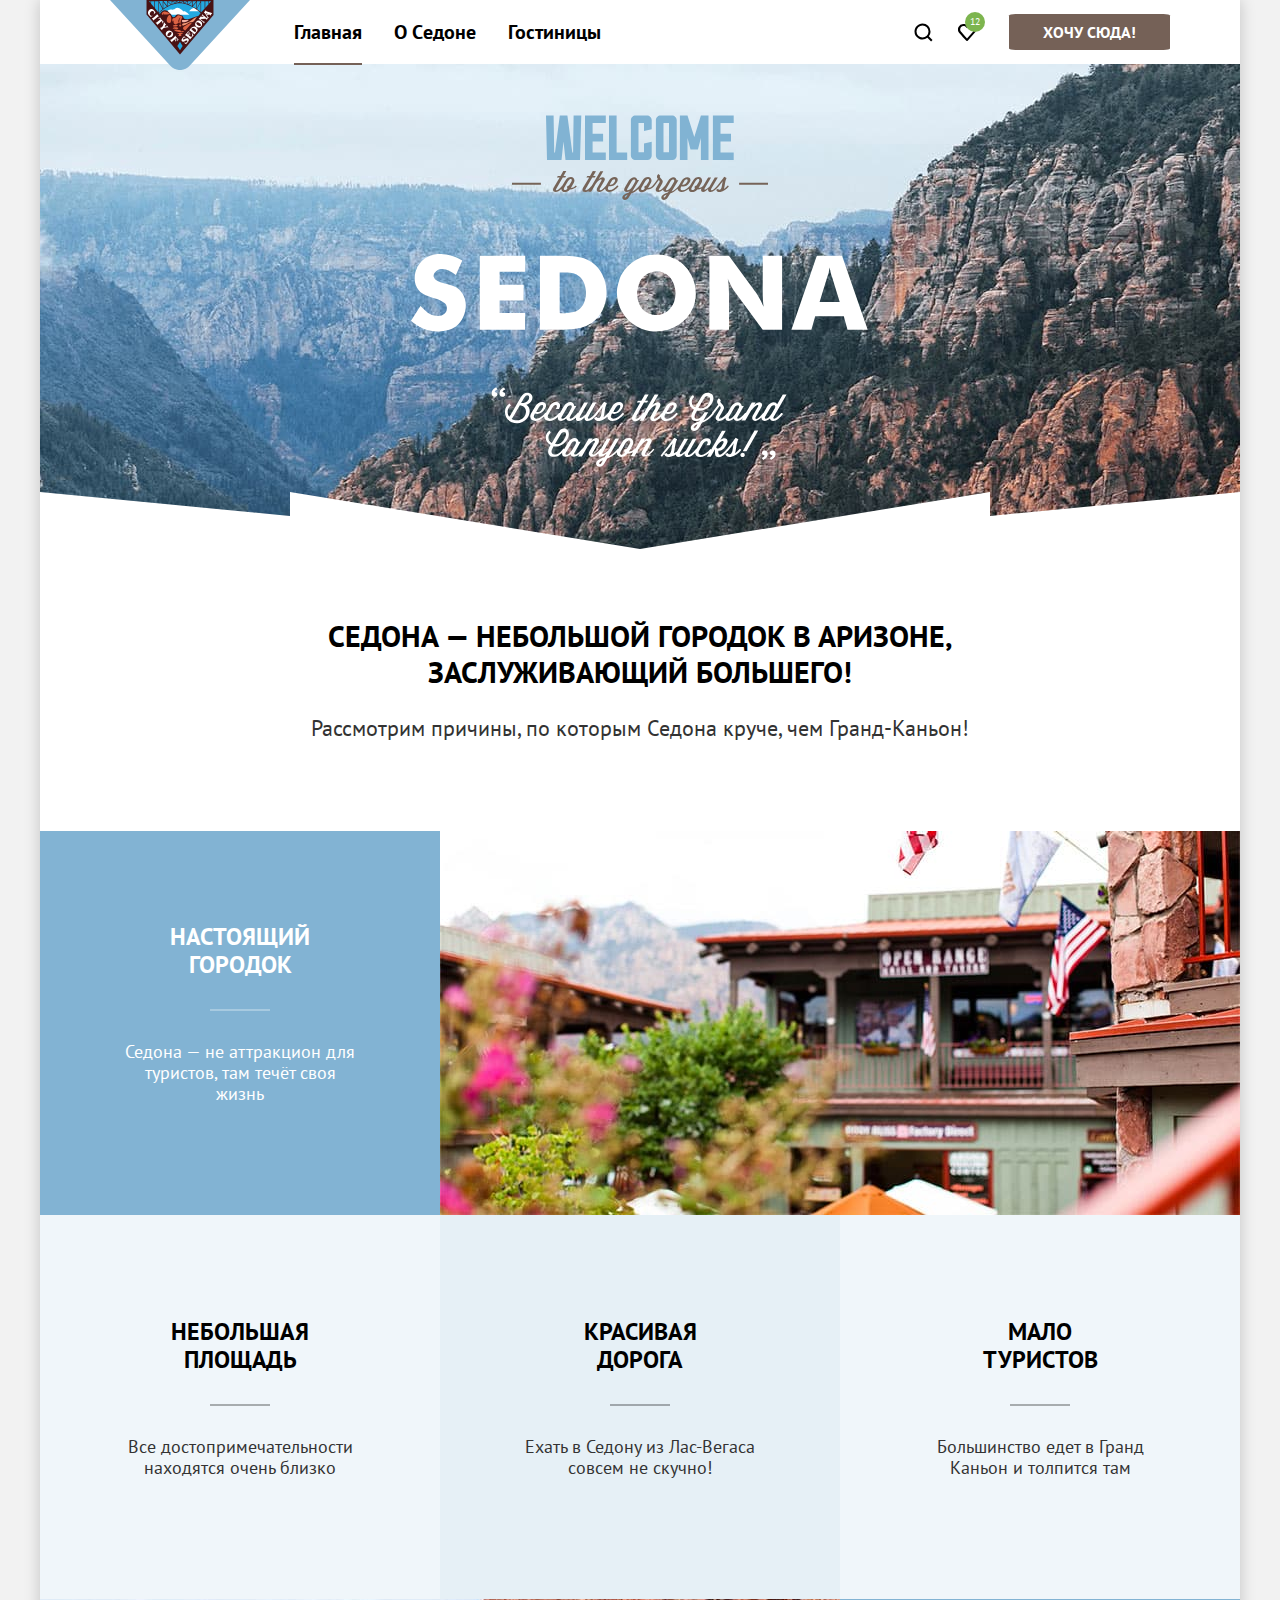
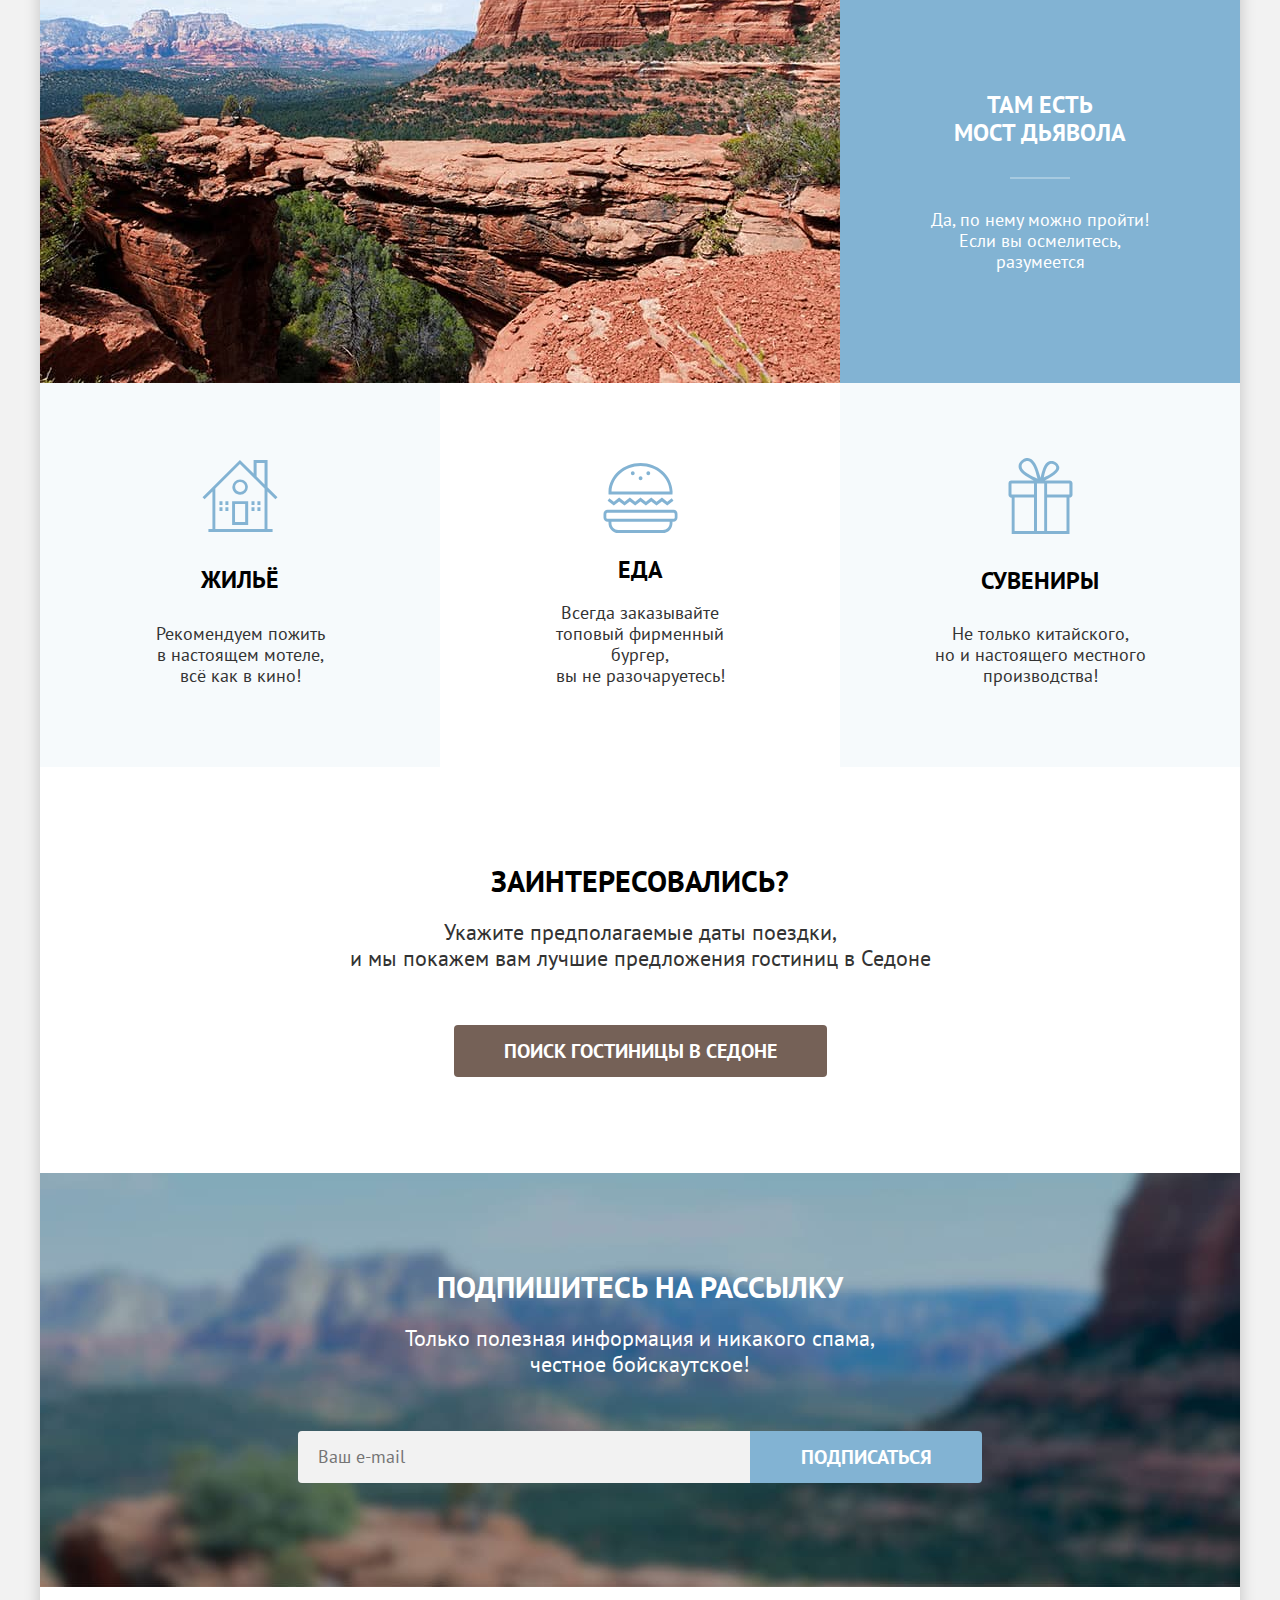
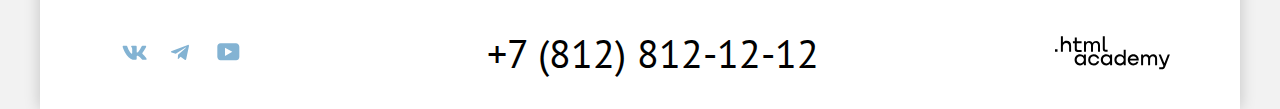
<file: index.html>
<!DOCTYPE html>
<html lang="ru">
  <head>
    <meta charset="utf-8">
    <title>HTML Academy: Седона</title>
    <link rel="icon" href="favicon.ico">
    <link rel="icon" type="image/png" sizes="32x32" href="images/favicon.png">
    <link rel="stylesheet" href="styles/styles.css">
  </head>
  <body>
    <div class="container">
    <header class="page-header">
      <nav class="navigation">
        <a class="navigation-logo">
          <img src="images/icons/logo.svg" width="140" height="70" alt="Логотип Седоны.">
        </a>
        <ul class="navigation-list reset-list">
          <li class="navigation-item current-item">
            <a class="navigation-link current" href="#">Главная</a>
          </li>
          <li>
            <a class="navigation-link" href="#">О Cедоне</a>
          </li>
          <li class="navigation-item">
            <a class="navigation-link" href="catalog.html">Гостиницы</a>
          </li>
        </ul>
        <ul class="navigation-list navigation-user reset-list">
          <li class="navigation-item">
            <a class="navigation-link search-link" href="#">
              <span class="visually-hidden">Поиск.</span>
            </a>
          </li>
          <li class="navigation-item">
            <a class="navigation-link favorite-link" href="#">
              <span class="visually-hidden">Избранное.</span>
              <span class="favorite">12</span>
            </a>
          </li>
        </ul>
          <a class="button nav-button" href="#">Хочу сюда!</a>
        </nav>
    </header>

    <main class="main-page main-container">
      <section class="welcome">
         <h1 class="visually-hidden">Город Седона.</h1>
          <img class="city" src="images/icons/welcome.svg" width="458" height="352" alt="Welcome to the gorgeous Sedona, because the Grand Canyon sucks!">
      </section>

      <section class="about">
        <h2 class="heading">Седона — небольшой городок в Аризоне,<br> заслуживающий большего!</h2>
        <p class="reasons">Рассмотрим причины, по которым Седона круче, чем Гранд-Каньон!</p>
      </section>
     <section class="advantages">
        <h2 class="visually-hidden">Преимущества.</h2>
        <ul class="advantages-list reset-list">
          <li class="advantages-item-pic item-blue">
            <div class="description-item">
              <h3 class="advantages-title white-title">Настоящий <br>городок</h3>
              <p class="description">
                Седона — не аттракцион для<br> туристов, там течёт своя<br> жизнь
              </p>
                </div>
              <img class="advantages-pic" src="images/city.jpg" width="800" height="384" alt="местный домик с видом на горы.">
          </li>
          <li class="advantages-item">
              <h3 class="advantages-title">Небольшая<br> площадь</h3>
              <p class="description">
                Все достопримечательности<br> находятся очень близко
              </p>
          </li>
         <li class="advantages-item item-grey">
            <h3 class="advantages-title">Красивая<br> дорога</h3>
            <p class="description">
              Ехать в Седону из Лас-Вегаса<br> совсем не скучно!
            </p>
          </li>
          <li class="advantages-item">
            <h3 class="advantages-title">Мало<br> туристов</h3>
            <p class="description">
              Большинство едет в Гранд <br>Каньон и толпится там
            </p>
          </li>
          <li class="advantages-item-pic-2">
            <img class="advantages-pic" src="images/bridge.jpg" width="800" height="384" alt="Мост дьявола над обрывом.">
              <div class="description-item item-blue">
            <h3 class="advantages-title white-title">Там есть <br>мост дьявола</h3>
            <p class="description">
              Да, по нему можно пройти!<br> Если вы осмелитесь,<br> разумеется
            </p>
            </div>
          </li>
        </ul>
      </section>

      <section class="recommendation">
        <h2 class="visually-hidden">Рекомендации.</h2>
        <ul class="recommendation-list reset-list">
          <li class="recommendation-item">
            <h3 class="recommendation-title">Жильё</h3>
            <p class="recommendation-description">
              Рекомендуем пожить<br> в настоящем мотеле,<br> всё как в кино!
            </p>
          </li>
          <li class="recommendation-item item-white">
            <h3 class="recommendation-title">Еда</h3>
            <p class="recommendation-description">
              Всегда заказывайте<br> топовый фирменный бургер,<br> вы не разочаруетесь!
            </p>
          </li>
          <li class="recommendation-item">
            <h3 class="recommendation-title">Сувениры</h3>
            <p class="recommendation-description">
              Не только китайского, <br>но и настоящего местного<br> производства!
            </p>
          </li>
        </ul>
      </section>

      <section class="about-search">
        <h2 class="heading">Заинтересовались?</h2>
        <p class="text">
          Укажите предполагаемые даты поездки,<br>и мы покажем вам лучшие
          предложения гостиниц в Седоне
        </p>
          <a class="button-big button-search" href="#">Поиск гостиницы в Седоне</a>
       </section>
    </main>

    <footer class="page-footer">
        <section class="subscribe">
          <h2 class="white-h2 heading">Подпишитесь на рассылку</h2>
          <p class="text">
            Только полезная информация и никакого спама,<br> честное бойскаутское!
          </p>
            <form
              class="email-form"
              action="https://echo.htmlacademy.ru/">
              <label for="user-email">
                <span class="visually-hidden">Email.</span>
                <input class="input-subscribe" type="email" name="user-email" id="user-email" placeholder="Ваш e-mail">
              </label>
              <button class="button-big button-blue button-border" type="submit">Подписаться</button>
            </form>
           </section>
<div class="footer-container">
  <section class="footer-social">
    <h3 class="visually-hidden">Социальные сети.</h3>
    <ul class="footer-social-list reset-list">
      <li class="footer-social-item">
        <a  class="social-link" href="https://vk.com/htmlacademy">
          <span class="visually-hidden">ВКонтакте.</span>
          <svg class="social-icon" aria-hidden="true" focusable="false" width="25" height="15" fill="none" xmlns="http://www.w3.org/2000/svg"><path fill-rule="evenodd" clip-rule="evenodd" d="M24.12 1.8c.16-.54 0-.94-.8-.94H20.7c-.67 0-.98.34-1.15.73 0 0-1.33 3.2-3.22 5.27-.61.6-.9.8-1.23.8-.16 0-.41-.2-.41-.75v-5.1c0-.66-.19-.95-.74-.95H9.82c-.42 0-.67.3-.67.59 0 .62.95.76 1.04 2.51v3.8c0 .83-.15.98-.48.98-.9 0-3.06-3.2-4.34-6.88-.25-.72-.5-1-1.18-1H1.57c-.75 0-.9.34-.9.73 0 .68.89 4.07 4.14 8.55 2.17 3.06 5.23 4.72 8 4.72 1.68 0 1.88-.37 1.88-1v-2.32c0-.74.16-.88.7-.88.38 0 1.05.19 2.6 1.66 1.79 1.75 2.08 2.54 3.08 2.54h2.63c.75 0 1.12-.37.9-1.1-.23-.72-1.08-1.77-2.2-3.02-.62-.71-1.54-1.48-1.82-1.86-.39-.5-.28-.71 0-1.15 0 0 3.2-4.42 3.54-5.93Z" /></svg>
        </a>
      </li>
      <li class="footer-social-item">
        <a class="social-link" href="https://t.me/htmlacademy ">
          <span class="visually-hidden">Telegram.</span>
          <svg class="social-icon" aria-hidden="true" focusable="false" width="18" height="16" fill="none" xmlns="http://www.w3.org/2000/svg"><path d="M16.79.96.84 7.1c-1.09.44-1.08 1.05-.2 1.32l4.1 1.28 9.47-5.98c.44-.27.85-.13.52.17l-7.68 6.93-.28 4.22c.41 0 .6-.2.83-.41l1.99-1.94 4.13 3.06c.77.42 1.31.2 1.5-.71l2.72-12.8c.28-1.1-.43-1.61-1.16-1.28Z"/></svg>
        </a>
      </li>
      <li class="footer-social-item">
        <a class="social-link" href="https://www.youtube.com/user/htmlacademyru">
          <span class="visually-hidden">youtube.</span>
          <svg class="social-icon" aria-hidden="true" focusable="false"  width="23" height="18" fill="none" xmlns="http://www.w3.org/2000/svg"><path d="M18.94.36H3.51C1.65.36.33 1.95.33 3.76v10.09c0 1.91 1.32 3.5 3.18 3.5h15.65c1.64 0 3.17-1.59 3.17-3.4V3.76c-.22-1.8-1.53-3.4-3.39-3.4ZM7.99 12.89V4.82l7.34 4.04-7.34 4.03Z" /></svg>
        </a>
      </li>
    </ul>
  </section>

  <section class="footer-contacts">
    <h3 class="visually-hidden">Контакты.</h3>
    <a class="contacts-phone" href="tel:+78128121212">+7 (812) 812-12-12</a>
  </section>

  <section class="footer-logo">
   <h3 class="visually-hidden">Логотип HtmlAcademy.</h3>
      <a class="footer-link" href="https://htmlacademy.ru/">
        <svg class="footer-icon" aria-hidden="true" focusable="false" width="115" height="34" fill="none" xmlns="http://www.w3.org/2000/svg"><path d="M0 13.26v2.6h2.5v-2.6H0ZM11.6 4.86c-1.6 0-2.8.7-3.6 1.7h-.1V.36h-2v15.5h2v-5.3c0-2.1 1.3-3.6 3.3-3.6 1.8 0 2.9 1.4 2.9 3.2v5.7h2v-6.1c.1-3-1.8-4.9-4.5-4.9ZM26.6 5.16h-4.8v-3.7h-2v3.8h-1.9v2h1.9v6c0 1.7 1 2.7 2.7 2.7h4.1v-2h-3.7c-.7 0-1.1-.4-1.1-1.1v-5.7h4.8v-2ZM41.1 4.96c-1.6 0-2.9.8-3.5 2.1h-.1c-.6-1.2-1.8-2.1-3.4-2.1-1.4 0-2.5.8-3.1 1.8h-.1v-1.6H29v10.6h2v-5.4c0-2 1-3.5 2.6-3.5 1.5 0 2.4 1 2.4 2.6v6.3h2v-5.6c0-2.4 1.4-3.3 2.6-3.3 1.5 0 2.4 1 2.4 2.6v6.3h2v-6.5c.1-2.5-1.4-4.3-3.9-4.3ZM47.8 13.06c0 1.7 1 2.7 2.8 2.7h2v-2h-1.7c-.7 0-1.1-.4-1.1-1.1V.36h-2v12.7ZM28.9 20.06c-.9-1.1-2.2-1.8-3.9-1.8-3.1 0-5.4 2.3-5.4 5.6s2.3 5.6 5.4 5.6c1.8 0 3-.8 3.8-1.9h.1v1.6h2v-10.6h-2v1.5Zm-3.6 7.4c-2.2 0-3.6-1.6-3.6-3.6s1.4-3.6 3.6-3.6 3.6 1.6 3.6 3.6c0 1.9-1.4 3.6-3.6 3.6ZM44.2 22.36c-.5-2.4-2.6-4.1-5.4-4.1a5.4 5.4 0 0 0-5.6 5.6c0 3.1 2.2 5.6 5.6 5.6 2.8 0 4.9-1.8 5.4-4.2h-2.1a3.4 3.4 0 0 1-3.3 2.3c-2.2 0-3.6-1.6-3.6-3.6s1.4-3.6 3.6-3.6c1.6 0 2.8 1 3.3 2.2h2.1v-.2ZM55.1 20.06c-.9-1.1-2.2-1.8-3.9-1.8-3.1 0-5.4 2.3-5.4 5.6s2.3 5.6 5.4 5.6c1.8 0 3-.8 3.8-1.9h.1v1.6h2v-10.6h-2v1.5Zm-3.6 7.4c-2.2 0-3.6-1.6-3.6-3.6s1.4-3.6 3.6-3.6 3.6 1.6 3.6 3.6c0 1.9-1.5 3.6-3.6 3.6ZM68.7 20.16c-.9-1.1-2.2-1.9-3.9-1.9-3.1 0-5.4 2.3-5.4 5.6s2.2 5.6 5.4 5.6c1.7 0 3-.8 3.8-1.8h.1v1.5h2v-15.4h-2v6.4Zm-3.6 7.3c-2.2 0-3.6-1.6-3.6-3.6s1.4-3.6 3.6-3.6 3.6 1.6 3.6 3.6c-.1 2-1.5 3.6-3.6 3.6ZM78.3 18.26c-3.3 0-5.5 2.5-5.5 5.6 0 3 2.1 5.6 5.5 5.6 2.5 0 4.5-1.3 5.2-3.6h-2.1c-.5 1-1.6 1.6-3 1.6-1.9 0-3.3-1.3-3.4-2.9h8.8c.2-3.6-2-6.3-5.5-6.3Zm0 1.9c1.7 0 3 1 3.3 2.6h-6.5c.3-1.5 1.5-2.6 3.2-2.6ZM98.2 18.26c-1.6 0-2.9.8-3.6 2h-.1c-.6-1.2-1.8-2-3.4-2-1.4 0-2.5.7-3.1 1.8v-1.5h-1.9v10.6h2v-5.4c0-2 1-3.4 2.6-3.5 1.5 0 2.4 1 2.4 2.6v6.3h2v-5.6c0-2.4 1.4-3.3 2.6-3.3 1.5 0 2.4 1 2.4 2.6v6.3h2v-6.5c.1-2.6-1.4-4.4-3.9-4.4ZM109.4 27.36l-3.6-8.9h-2.2l4.8 11.6c-.3.9-.7 1.2-1.7 1.2h-2.5v2h2.5c1.8 0 2.8-.8 3.5-2.6l4.7-12.2h-2.1l-3.4 8.9Z"/></svg>
      </a>
      </section>
    </div>
    </footer>
    </div>
      <div class="modal-container modal-container-close">
      <div class="modal modal-search">
        <h2 class="heading">Поиск гостиницы в Седоне</h2>
      <button class="modal-close-button" type="button">
        <span class="visually-hidden">Закрыть.</span>
      </button>
      <form class="modal-form" action="https://echo.htmlacademy.ru/" >
      <div class="wrapper-label">
      <labeL for="chekin" class=" modal-label">Дата Заезда:</labeL>
      <div class="wrapper-chekin">
        <input class="modal-input" type="text" value="27 апреля 2020" name="chekin" id="chekin" required>
        <span class="error-message">Мы не можем отправить вас в прошлое.</span>
      </div>
      </div>
      <div class="wrapper-label">
      <label for="chekout" class=" modal-label">Дата Выезда:</label>
      <div class="wrapper-chekout">
        <input class="modal-input" type="text" value="1 сентября 2023" name="chekout" id="chekout" required>
        <span class="message">На эти даты есть свободные номера. Пока есть.</span>
      </div>
      </div>
      <div class="wrapper-guests">
      <div class="wrapper-label-2">
      <label for="adults" class="modal-label">Взрослые:</label>
      <div class="wrapper-count">
        <button class="minus" type="button">
        <span class="visually-hidden">Минус.</span>
        <svg class="modal-counter-icon" aria-hidden="true" focusable="false" width="14" height="2" fill="none" xmlns="http://www.w3.org/2000/svg"><path d="M0 0v2h14V0H0Z"/></svg>
        </button>
        <input class="input-count" type="number" id="adults" name="adults" value="2" required>
        <button class="plus" type="button">
        <span class="visually-hidden">Плюс.</span>
        <svg class="modal-counter-icon" aria-hidden="true" focusable="false" width="14" height="14" fill="none" xmlns="http://www.w3.org/2000/svg"><path d="M14 6H8V0H6v6H0v2h6v6h2V8h6V6Z"/></svg>
        </button>
      </div>
      </div>
      <div class="wrapper-label-3">
      <label for="children" class="modal-label">Дети:</label>
      <div class="tooltip">
      <button class="tooltip-button" type="button" aria-labelledby="tooltip-label-kids" ></button>
        <span class="tooltip-content" role="tooltip" id="tooltip-label-kids">Укажите количество детей, которые будут с вами, возраст которых от 6 до 18 лет. Дети до 6 лет размещаются бесплатно.</span>
      </div>
        <div class="wrapper-count">
        <button class="minus" type="button">
        <span class="visually-hidden">Минус.</span>
        <svg class="modal-counter-icon" aria-hidden="true" focusable="false" width="14" height="2" fill="none" xmlns="http://www.w3.org/2000/svg"><path d="M0 0v2h14V0H0Z"/></svg>
        </button>
        <input class="input-count" type="number" id="children" name="children" value="2">
        <button class="plus" type="button">
        <span class="visually-hidden">Плюс.</span>
        <svg class="modal-counter-icon" aria-hidden="true" focusable="false" width="14" height="14" fill="none" xmlns="http://www.w3.org/2000/svg"><path d="M14 6H8V0H6v6H0v2h6v6h2V8h6V6Z"/></svg>
        </button>
      </div>
      </div>
      </div>
      <button class="modal-button" type="submit">Найти</button>
    </form>
      </div>
    </div>
  </body>
</html>
</file>
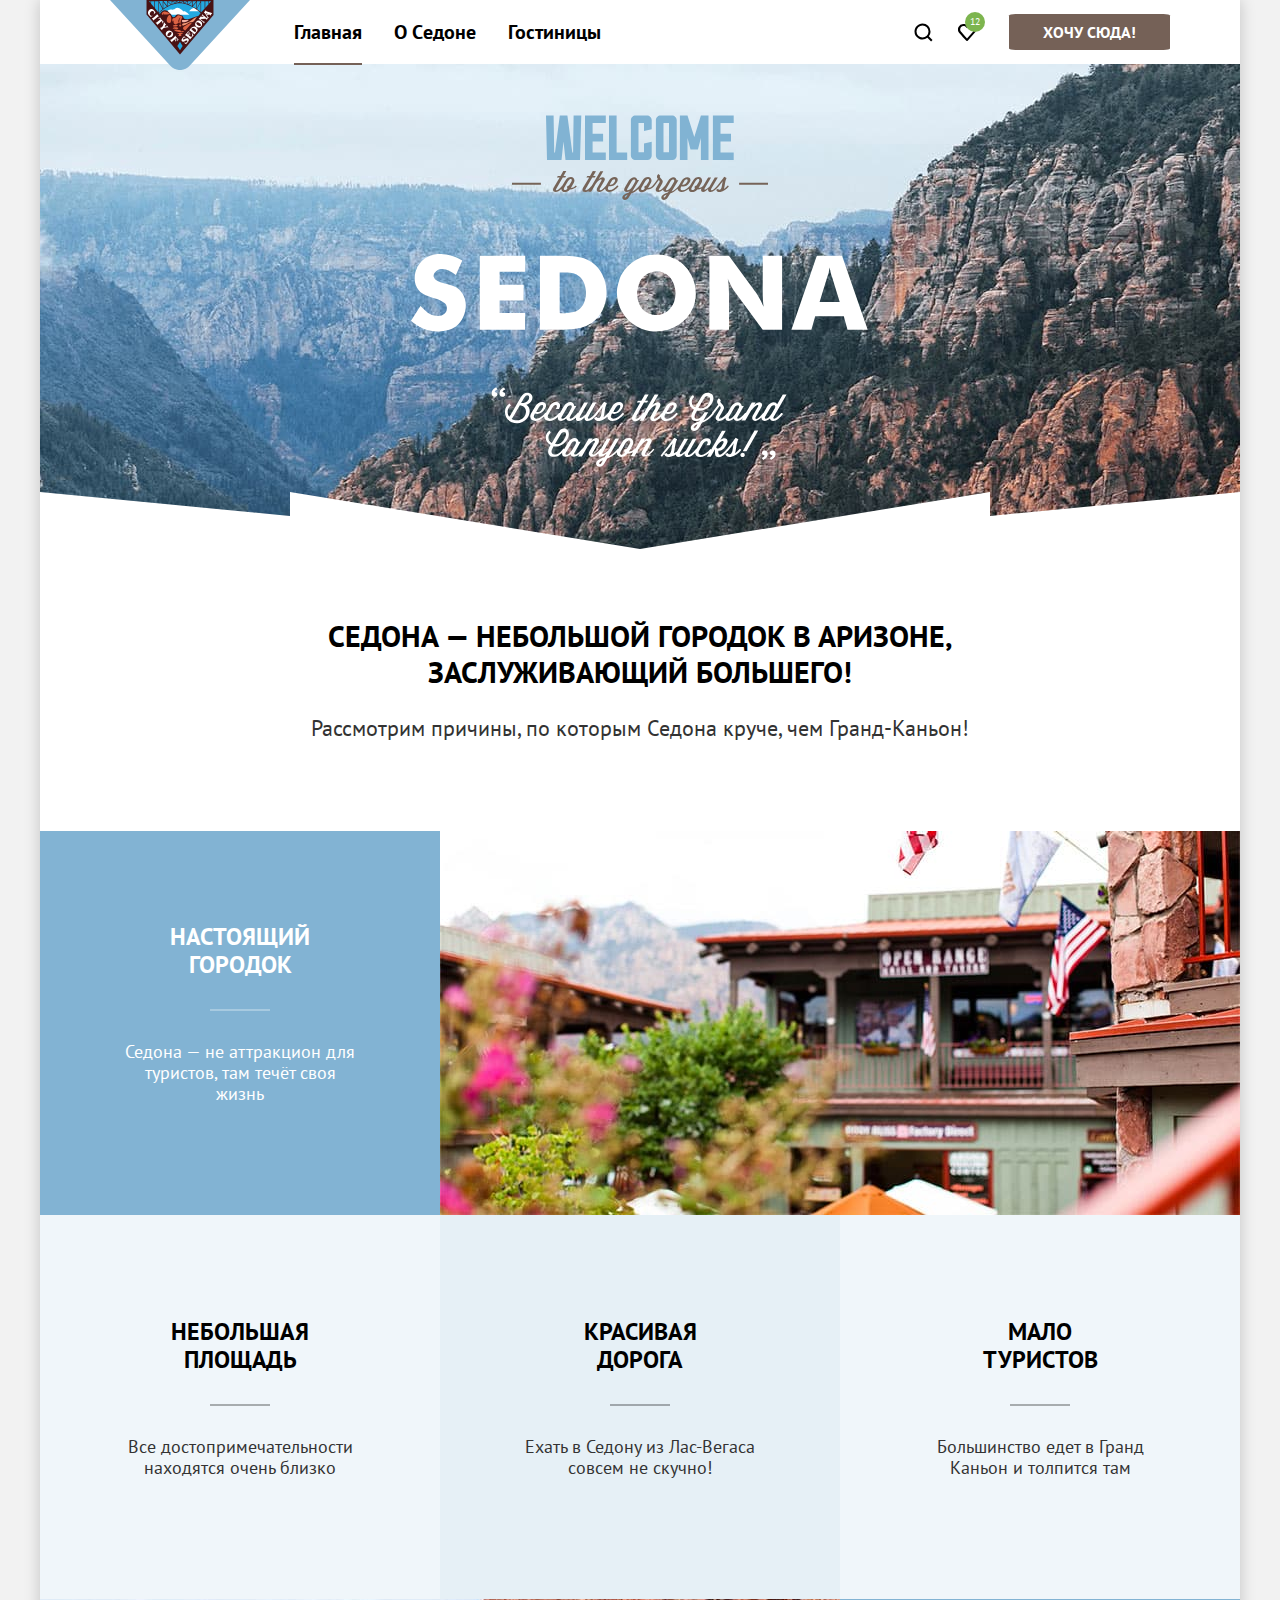
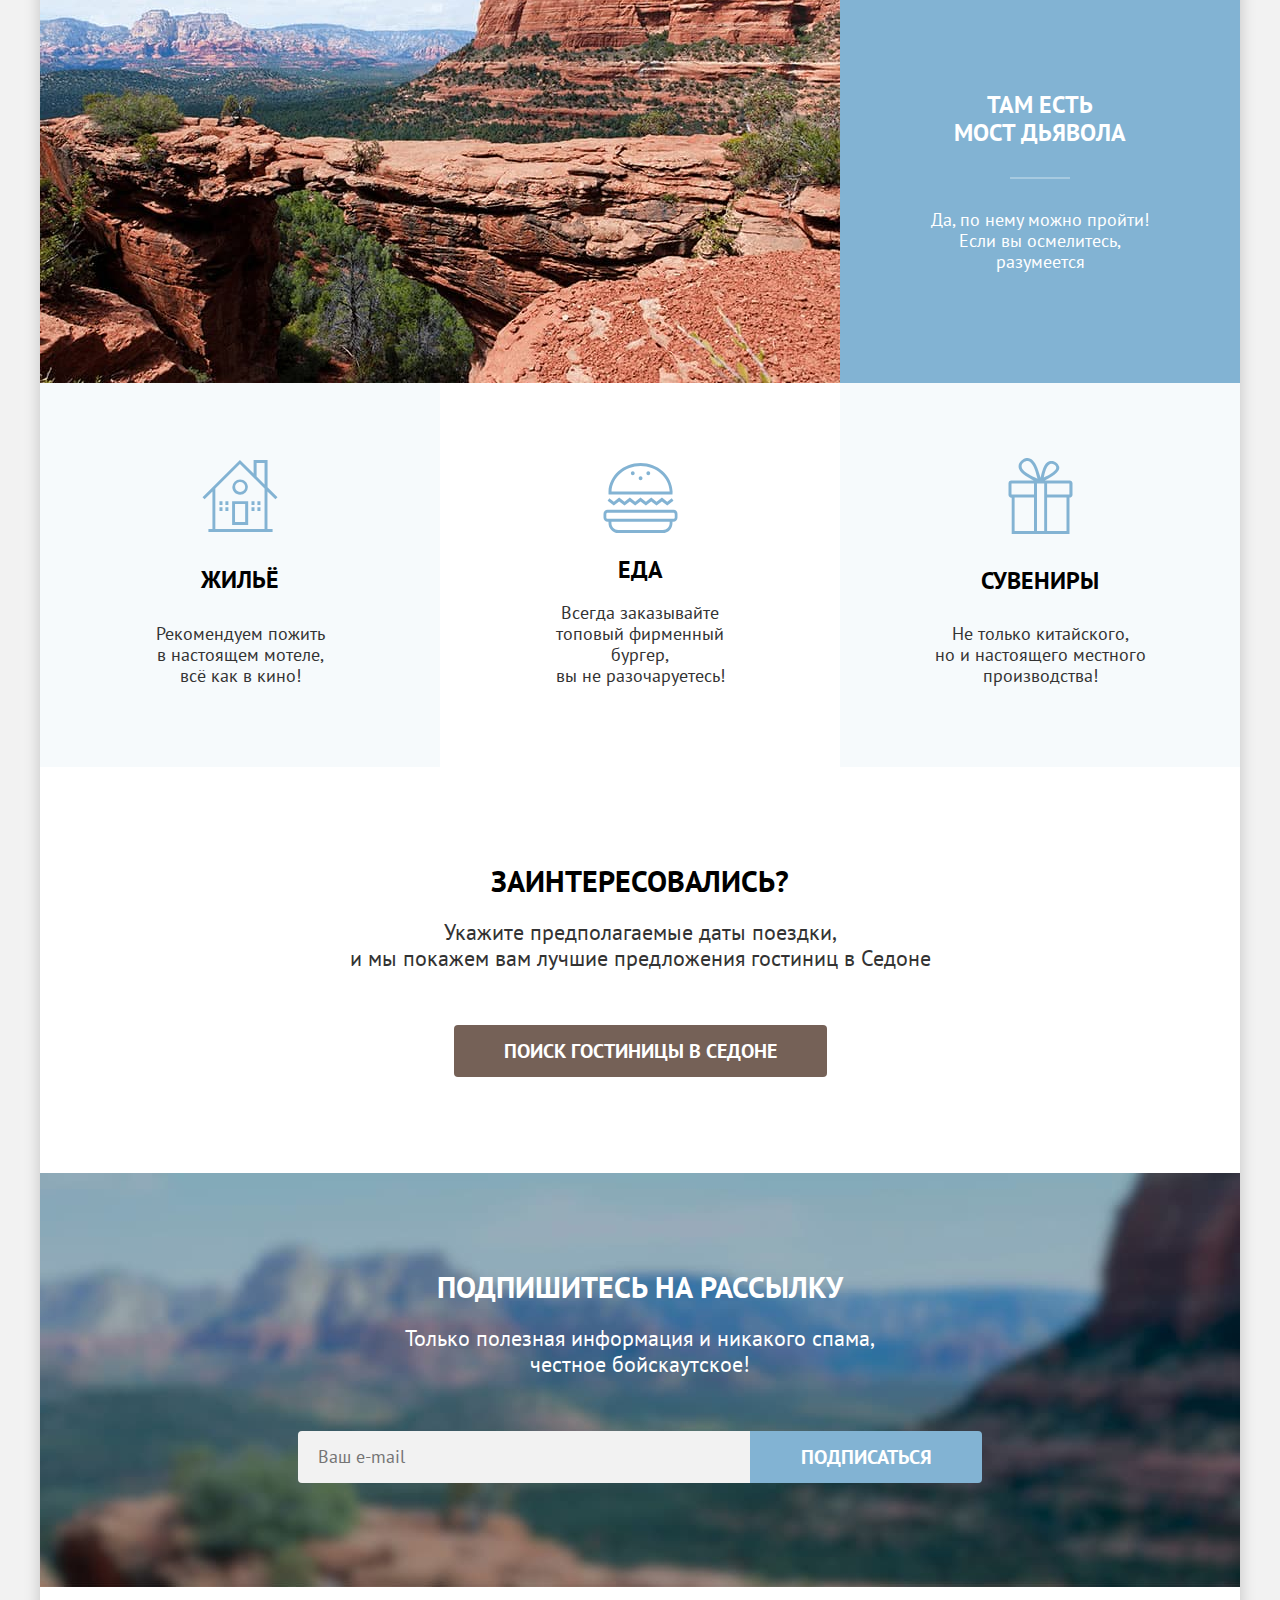
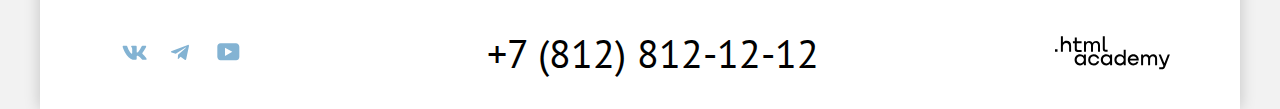
<file: 10/index.html>
<!DOCTYPE html>
<html lang="ru">
  <head>
    <meta charset="utf-8">
    <title>HTML Academy: Седона</title>
    <link rel="icon" href="favicon.ico">
    <link rel="icon" type="image/png" sizes="32x32" href="images/favicon.png">
    <link rel="stylesheet" href="styles/styles.css">
    <base href="https://htmlacademy-htmlcss.github.io/2058105-sedona-35/10/">
</head>
  <body>
    <div class="container">
    <header class="page-header">
      <nav class="navigation">
        <a class="navigation-logo">
          <img src="images/icons/logo.svg" width="140" height="70" alt="Логотип Седоны.">
        </a>
        <ul class="navigation-list reset-list">
          <li class="navigation-item current-item">
            <a class="navigation-link current" href="#">Главная</a>
          </li>
          <li>
            <a class="navigation-link" href="#">О Cедоне</a>
          </li>
          <li class="navigation-item">
            <a class="navigation-link" href="catalog.html">Гостиницы</a>
          </li>
        </ul>
        <ul class="navigation-list navigation-user reset-list">
          <li class="navigation-item">
            <a class="navigation-link search-link" href="#">
              <span class="visually-hidden">Поиск.</span>
            </a>
          </li>
          <li class="navigation-item">
            <a class="navigation-link favorite-link" href="#">
              <span class="visually-hidden">Избранное.</span>
              <span class="favorite">12</span>
            </a>
          </li>
        </ul>
          <a class="button nav-button" href="#">Хочу сюда!</a>
        </nav>
    </header>

    <main class="main-page main-container">
      <section class="welcome">
         <h1 class="visually-hidden">Город Седона.</h1>
          <img class="city" src="images/icons/welcome.svg" width="458" height="352" alt="Welcome to the gorgeous Sedona, because the Grand Canyon sucks!">
      </section>

      <section class="about">
        <h2 class="heading">Седона — небольшой городок в Аризоне,<br> заслуживающий большего!</h2>
        <p class="reasons">Рассмотрим причины, по которым Седона круче, чем Гранд-Каньон!</p>
      </section>
     <section class="advantages">
        <h2 class="visually-hidden">Преимущества.</h2>
        <ul class="advantages-list reset-list">
          <li class="advantages-item-pic item-blue">
            <div class="description-item">
              <h3 class="advantages-title white-title">Настоящий <br>городок</h3>
              <p class="description">
                Седона — не аттракцион для<br> туристов, там течёт своя<br> жизнь
              </p>
                </div>
              <img class="advantages-pic" src="images/city.jpg" width="800" height="384" alt="местный домик с видом на горы.">
          </li>
          <li class="advantages-item">
              <h3 class="advantages-title">Небольшая<br> площадь</h3>
              <p class="description">
                Все достопримечательности<br> находятся очень близко
              </p>
          </li>
         <li class="advantages-item item-grey">
            <h3 class="advantages-title">Красивая<br> дорога</h3>
            <p class="description">
              Ехать в Седону из Лас-Вегаса<br> совсем не скучно!
            </p>
          </li>
          <li class="advantages-item">
            <h3 class="advantages-title">Мало<br> туристов</h3>
            <p class="description">
              Большинство едет в Гранд <br>Каньон и толпится там
            </p>
          </li>
          <li class="advantages-item-pic-2">
            <img class="advantages-pic" src="images/bridge.jpg" width="800" height="384" alt="Мост дьявола над обрывом.">
              <div class="description-item item-blue">
            <h3 class="advantages-title white-title">Там есть <br>мост дьявола</h3>
            <p class="description">
              Да, по нему можно пройти!<br> Если вы осмелитесь,<br> разумеется
            </p>
            </div>
          </li>
        </ul>
      </section>

      <section class="recommendation">
        <h2 class="visually-hidden">Рекомендации.</h2>
        <ul class="recommendation-list reset-list">
          <li class="recommendation-item">
            <h3 class="recommendation-title">Жильё</h3>
            <p class="recommendation-description">
              Рекомендуем пожить<br> в настоящем мотеле,<br> всё как в кино!
            </p>
          </li>
          <li class="recommendation-item item-white">
            <h3 class="recommendation-title">Еда</h3>
            <p class="recommendation-description">
              Всегда заказывайте<br> топовый фирменный бургер,<br> вы не разочаруетесь!
            </p>
          </li>
          <li class="recommendation-item">
            <h3 class="recommendation-title">Сувениры</h3>
            <p class="recommendation-description">
              Не только китайского, <br>но и настоящего местного<br> производства!
            </p>
          </li>
        </ul>
      </section>

      <section class="about-search">
        <h2 class="heading">Заинтересовались?</h2>
        <p class="text">
          Укажите предполагаемые даты поездки,<br>и мы покажем вам лучшие
          предложения гостиниц в Седоне
        </p>
          <a class="button-big button-search" href="#">Поиск гостиницы в Седоне</a>
       </section>
    </main>

    <footer class="page-footer">
        <section class="subscribe">
          <h2 class="white-h2 heading">Подпишитесь на рассылку</h2>
          <p class="text">
            Только полезная информация и никакого спама,<br> честное бойскаутское!
          </p>
            <form
              class="email-form"
              action="https://echo.htmlacademy.ru/">
              <label for="user-email">
                <span class="visually-hidden">Email.</span>
                <input class="input-subscribe" type="email" name="user-email" id="user-email" placeholder="Ваш e-mail">
              </label>
              <button class="button-big button-blue button-border" type="submit">Подписаться</button>
            </form>
           </section>
<div class="footer-container">
  <section class="footer-social">
    <h3 class="visually-hidden">Социальные сети.</h3>
    <ul class="footer-social-list reset-list">
      <li class="footer-social-item">
        <a  class="social-link" href="https://vk.com/htmlacademy">
          <span class="visually-hidden">ВКонтакте.</span>
          <svg class="social-icon" aria-hidden="true" focusable="false" width="25" height="15" fill="none" xmlns="http://www.w3.org/2000/svg"><path fill-rule="evenodd" clip-rule="evenodd" d="M24.12 1.8c.16-.54 0-.94-.8-.94H20.7c-.67 0-.98.34-1.15.73 0 0-1.33 3.2-3.22 5.27-.61.6-.9.8-1.23.8-.16 0-.41-.2-.41-.75v-5.1c0-.66-.19-.95-.74-.95H9.82c-.42 0-.67.3-.67.59 0 .62.95.76 1.04 2.51v3.8c0 .83-.15.98-.48.98-.9 0-3.06-3.2-4.34-6.88-.25-.72-.5-1-1.18-1H1.57c-.75 0-.9.34-.9.73 0 .68.89 4.07 4.14 8.55 2.17 3.06 5.23 4.72 8 4.72 1.68 0 1.88-.37 1.88-1v-2.32c0-.74.16-.88.7-.88.38 0 1.05.19 2.6 1.66 1.79 1.75 2.08 2.54 3.08 2.54h2.63c.75 0 1.12-.37.9-1.1-.23-.72-1.08-1.77-2.2-3.02-.62-.71-1.54-1.48-1.82-1.86-.39-.5-.28-.71 0-1.15 0 0 3.2-4.42 3.54-5.93Z" /></svg>
        </a>
      </li>
      <li class="footer-social-item">
        <a class="social-link" href="https://t.me/htmlacademy ">
          <span class="visually-hidden">Telegram.</span>
          <svg class="social-icon" aria-hidden="true" focusable="false" width="18" height="16" fill="none" xmlns="http://www.w3.org/2000/svg"><path d="M16.79.96.84 7.1c-1.09.44-1.08 1.05-.2 1.32l4.1 1.28 9.47-5.98c.44-.27.85-.13.52.17l-7.68 6.93-.28 4.22c.41 0 .6-.2.83-.41l1.99-1.94 4.13 3.06c.77.42 1.31.2 1.5-.71l2.72-12.8c.28-1.1-.43-1.61-1.16-1.28Z"/></svg>
        </a>
      </li>
      <li class="footer-social-item">
        <a class="social-link" href="https://www.youtube.com/user/htmlacademyru">
          <span class="visually-hidden">youtube.</span>
          <svg class="social-icon" aria-hidden="true" focusable="false"  width="23" height="18" fill="none" xmlns="http://www.w3.org/2000/svg"><path d="M18.94.36H3.51C1.65.36.33 1.95.33 3.76v10.09c0 1.91 1.32 3.5 3.18 3.5h15.65c1.64 0 3.17-1.59 3.17-3.4V3.76c-.22-1.8-1.53-3.4-3.39-3.4ZM7.99 12.89V4.82l7.34 4.04-7.34 4.03Z" /></svg>
        </a>
      </li>
    </ul>
  </section>

  <section class="footer-contacts">
    <h3 class="visually-hidden">Контакты.</h3>
    <a class="contacts-phone" href="tel:+78128121212">+7 (812) 812-12-12</a>
  </section>

  <section class="footer-logo">
   <h3 class="visually-hidden">Логотип HtmlAcademy.</h3>
      <a class="footer-link" href="https://htmlacademy.ru/">
        <svg class="footer-icon" aria-hidden="true" focusable="false" width="115" height="34" fill="none" xmlns="http://www.w3.org/2000/svg"><path d="M0 13.26v2.6h2.5v-2.6H0ZM11.6 4.86c-1.6 0-2.8.7-3.6 1.7h-.1V.36h-2v15.5h2v-5.3c0-2.1 1.3-3.6 3.3-3.6 1.8 0 2.9 1.4 2.9 3.2v5.7h2v-6.1c.1-3-1.8-4.9-4.5-4.9ZM26.6 5.16h-4.8v-3.7h-2v3.8h-1.9v2h1.9v6c0 1.7 1 2.7 2.7 2.7h4.1v-2h-3.7c-.7 0-1.1-.4-1.1-1.1v-5.7h4.8v-2ZM41.1 4.96c-1.6 0-2.9.8-3.5 2.1h-.1c-.6-1.2-1.8-2.1-3.4-2.1-1.4 0-2.5.8-3.1 1.8h-.1v-1.6H29v10.6h2v-5.4c0-2 1-3.5 2.6-3.5 1.5 0 2.4 1 2.4 2.6v6.3h2v-5.6c0-2.4 1.4-3.3 2.6-3.3 1.5 0 2.4 1 2.4 2.6v6.3h2v-6.5c.1-2.5-1.4-4.3-3.9-4.3ZM47.8 13.06c0 1.7 1 2.7 2.8 2.7h2v-2h-1.7c-.7 0-1.1-.4-1.1-1.1V.36h-2v12.7ZM28.9 20.06c-.9-1.1-2.2-1.8-3.9-1.8-3.1 0-5.4 2.3-5.4 5.6s2.3 5.6 5.4 5.6c1.8 0 3-.8 3.8-1.9h.1v1.6h2v-10.6h-2v1.5Zm-3.6 7.4c-2.2 0-3.6-1.6-3.6-3.6s1.4-3.6 3.6-3.6 3.6 1.6 3.6 3.6c0 1.9-1.4 3.6-3.6 3.6ZM44.2 22.36c-.5-2.4-2.6-4.1-5.4-4.1a5.4 5.4 0 0 0-5.6 5.6c0 3.1 2.2 5.6 5.6 5.6 2.8 0 4.9-1.8 5.4-4.2h-2.1a3.4 3.4 0 0 1-3.3 2.3c-2.2 0-3.6-1.6-3.6-3.6s1.4-3.6 3.6-3.6c1.6 0 2.8 1 3.3 2.2h2.1v-.2ZM55.1 20.06c-.9-1.1-2.2-1.8-3.9-1.8-3.1 0-5.4 2.3-5.4 5.6s2.3 5.6 5.4 5.6c1.8 0 3-.8 3.8-1.9h.1v1.6h2v-10.6h-2v1.5Zm-3.6 7.4c-2.2 0-3.6-1.6-3.6-3.6s1.4-3.6 3.6-3.6 3.6 1.6 3.6 3.6c0 1.9-1.5 3.6-3.6 3.6ZM68.7 20.16c-.9-1.1-2.2-1.9-3.9-1.9-3.1 0-5.4 2.3-5.4 5.6s2.2 5.6 5.4 5.6c1.7 0 3-.8 3.8-1.8h.1v1.5h2v-15.4h-2v6.4Zm-3.6 7.3c-2.2 0-3.6-1.6-3.6-3.6s1.4-3.6 3.6-3.6 3.6 1.6 3.6 3.6c-.1 2-1.5 3.6-3.6 3.6ZM78.3 18.26c-3.3 0-5.5 2.5-5.5 5.6 0 3 2.1 5.6 5.5 5.6 2.5 0 4.5-1.3 5.2-3.6h-2.1c-.5 1-1.6 1.6-3 1.6-1.9 0-3.3-1.3-3.4-2.9h8.8c.2-3.6-2-6.3-5.5-6.3Zm0 1.9c1.7 0 3 1 3.3 2.6h-6.5c.3-1.5 1.5-2.6 3.2-2.6ZM98.2 18.26c-1.6 0-2.9.8-3.6 2h-.1c-.6-1.2-1.8-2-3.4-2-1.4 0-2.5.7-3.1 1.8v-1.5h-1.9v10.6h2v-5.4c0-2 1-3.4 2.6-3.5 1.5 0 2.4 1 2.4 2.6v6.3h2v-5.6c0-2.4 1.4-3.3 2.6-3.3 1.5 0 2.4 1 2.4 2.6v6.3h2v-6.5c.1-2.6-1.4-4.4-3.9-4.4ZM109.4 27.36l-3.6-8.9h-2.2l4.8 11.6c-.3.9-.7 1.2-1.7 1.2h-2.5v2h2.5c1.8 0 2.8-.8 3.5-2.6l4.7-12.2h-2.1l-3.4 8.9Z"/></svg>
      </a>
      </section>
    </div>
    </footer>
    </div>
    <!--Модальное окно-->
    <div class="modal-container modal-container-close">
      <div class="modal modal-search">
        <h2 class="heading">Поиск гостиницы в Седоне</h2>
      <button class="modal-close-button" type="button">
        <span class="visually-hidden">Закрыть.</span>
      </button>
      <form class="modal-form" action="https://echo.htmlacademy.ru/" >
      <div class="wrapper-label">
      <labeL for="chekin" class=" modal-label">Дата Заезда:</labeL>
      <div class="wrapper-chekin">
        <input class="modal-input" type="text" value="27 апреля 2020" name="chekin" id="chekin" required>
        <span class="error-message">Мы не можем отправить вас в прошлое.</span>
      </div>
      </div>
      <div class="wrapper-label">
      <label for="chekout" class=" modal-label">Дата Выезда:</label>
      <div class="wrapper-chekout">
        <input class="modal-input" type="text" value="1 сентября 2023" name="chekout" id="chekout" required>
        <span class="message">На эти даты есть свободные номера. Пока есть.</span>
      </div>
      </div>
      <div class="wrapper-guests">
      <div class="wrapper-label-2">
      <label for="adults" class="modal-label">Взрослые:</label>
      <div class="wrapper-count">
        <button class="minus" type="button">
        <span class="visually-hidden">Минус.</span>
        <svg class="modal-counter-icon" aria-hidden="true" focusable="false" width="14" height="2" fill="none" xmlns="http://www.w3.org/2000/svg"><path d="M0 0v2h14V0H0Z"/></svg>
        </button>
        <input class="input-count" type="number" id="adults" name="adults" value="2" required>
        <button class="plus" type="button">
        <span class="visually-hidden">Плюс.</span>
        <svg class="modal-counter-icon" aria-hidden="true" focusable="false" width="14" height="14" fill="none" xmlns="http://www.w3.org/2000/svg"><path d="M14 6H8V0H6v6H0v2h6v6h2V8h6V6Z"/></svg>
        </button>
      </div>
      </div>
      <div class="wrapper-label-3">
      <label for="children" class="modal-label">Дети:</label>
      <div class="tooltip">
      <button class="tooltip-button" type="button" aria-labelledby="tooltip-label-kids" ></button>
        <span class="tooltip-content" role="tooltip" id="tooltip-label-kids">Укажите количество детей, которые будут с вами, возраст которых от 6 до 18 лет. Дети до 6 лет размещаются бесплатно.</span>
      </div>
        <div class="wrapper-count">
        <button class="minus" type="button">
        <span class="visually-hidden">Минус.</span>
        <svg class="modal-counter-icon" aria-hidden="true" focusable="false" width="14" height="2" fill="none" xmlns="http://www.w3.org/2000/svg"><path d="M0 0v2h14V0H0Z"/></svg>
        </button>
        <input class="input-count" type="number" id="children" name="children" value="2">
        <button class="plus" type="button">
        <span class="visually-hidden">Плюс.</span>
        <svg class="modal-counter-icon" aria-hidden="true" focusable="false" width="14" height="14" fill="none" xmlns="http://www.w3.org/2000/svg"><path d="M14 6H8V0H6v6H0v2h6v6h2V8h6V6Z"/></svg>
        </button>
      </div>
      </div>
      </div>
      <button class="modal-button" type="submit">Найти</button>
    </form>
      </div>
    </div>
  </body>
</html>
</file>
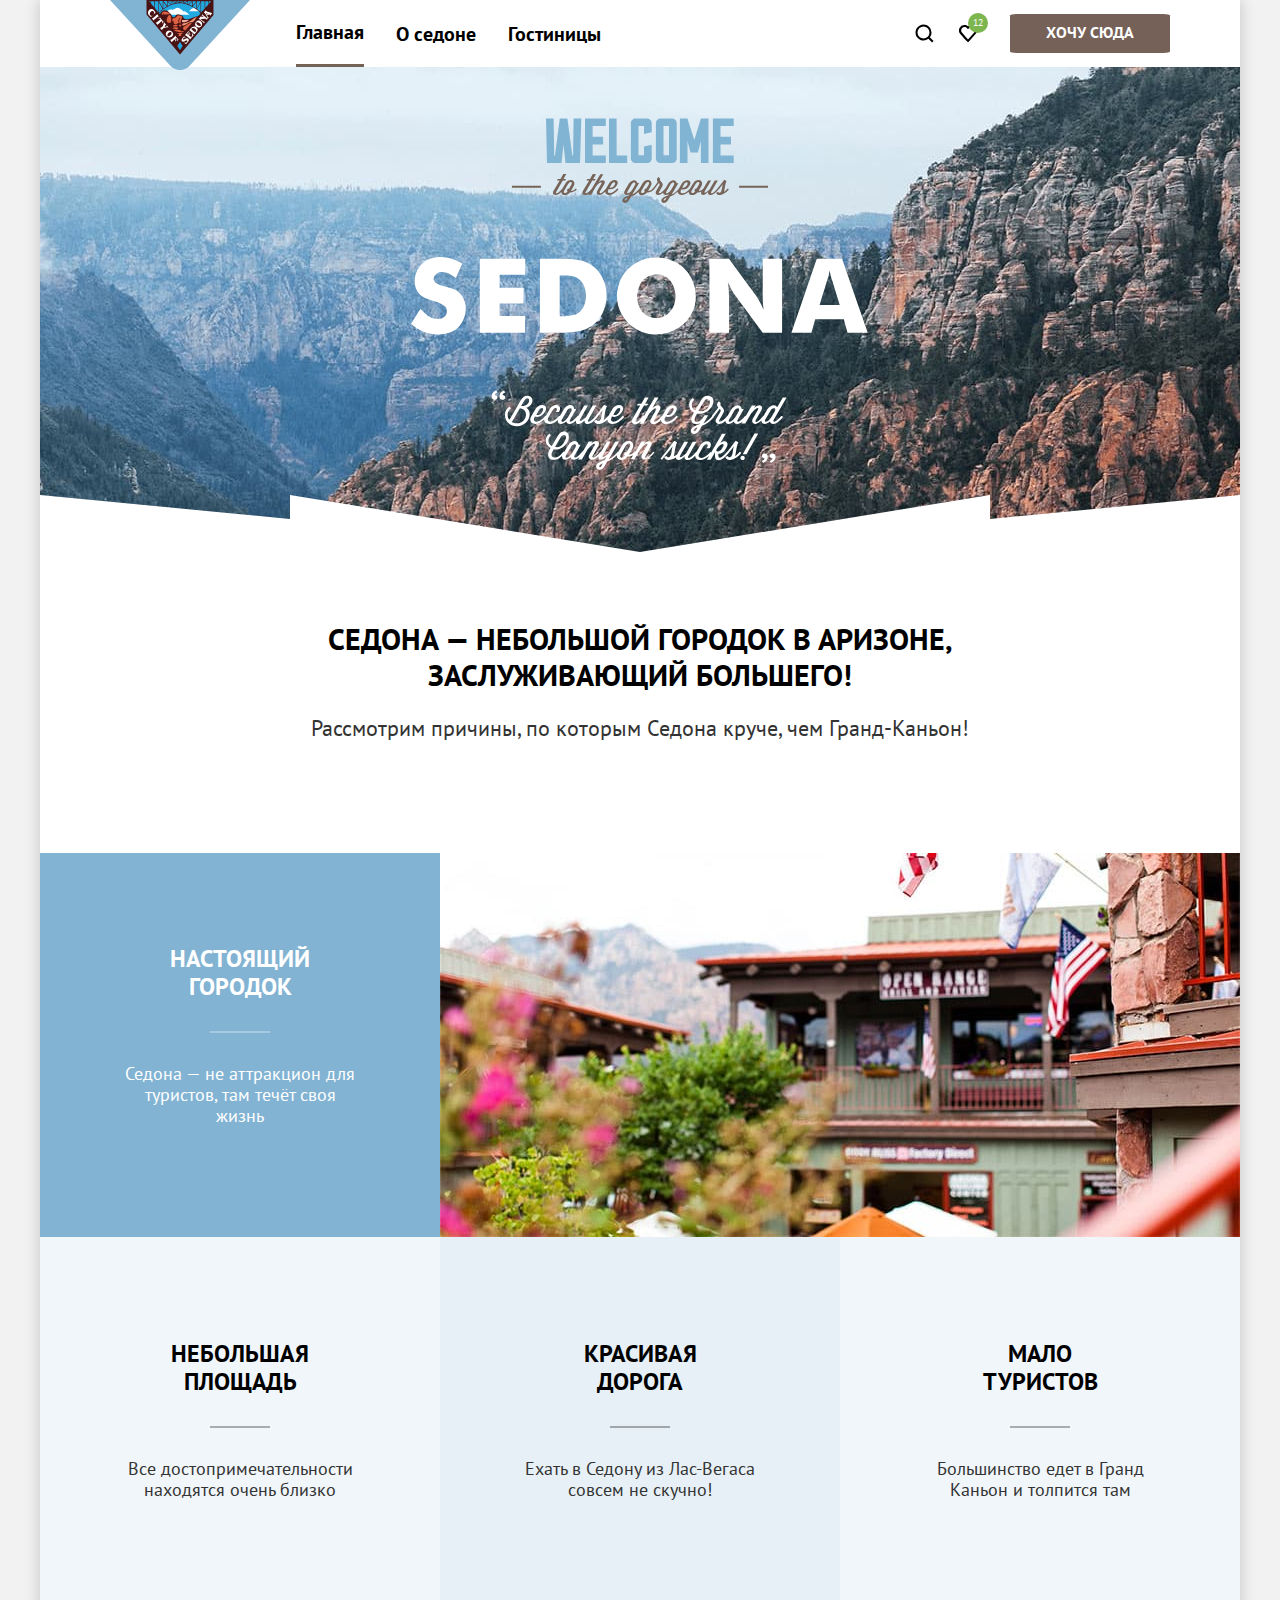
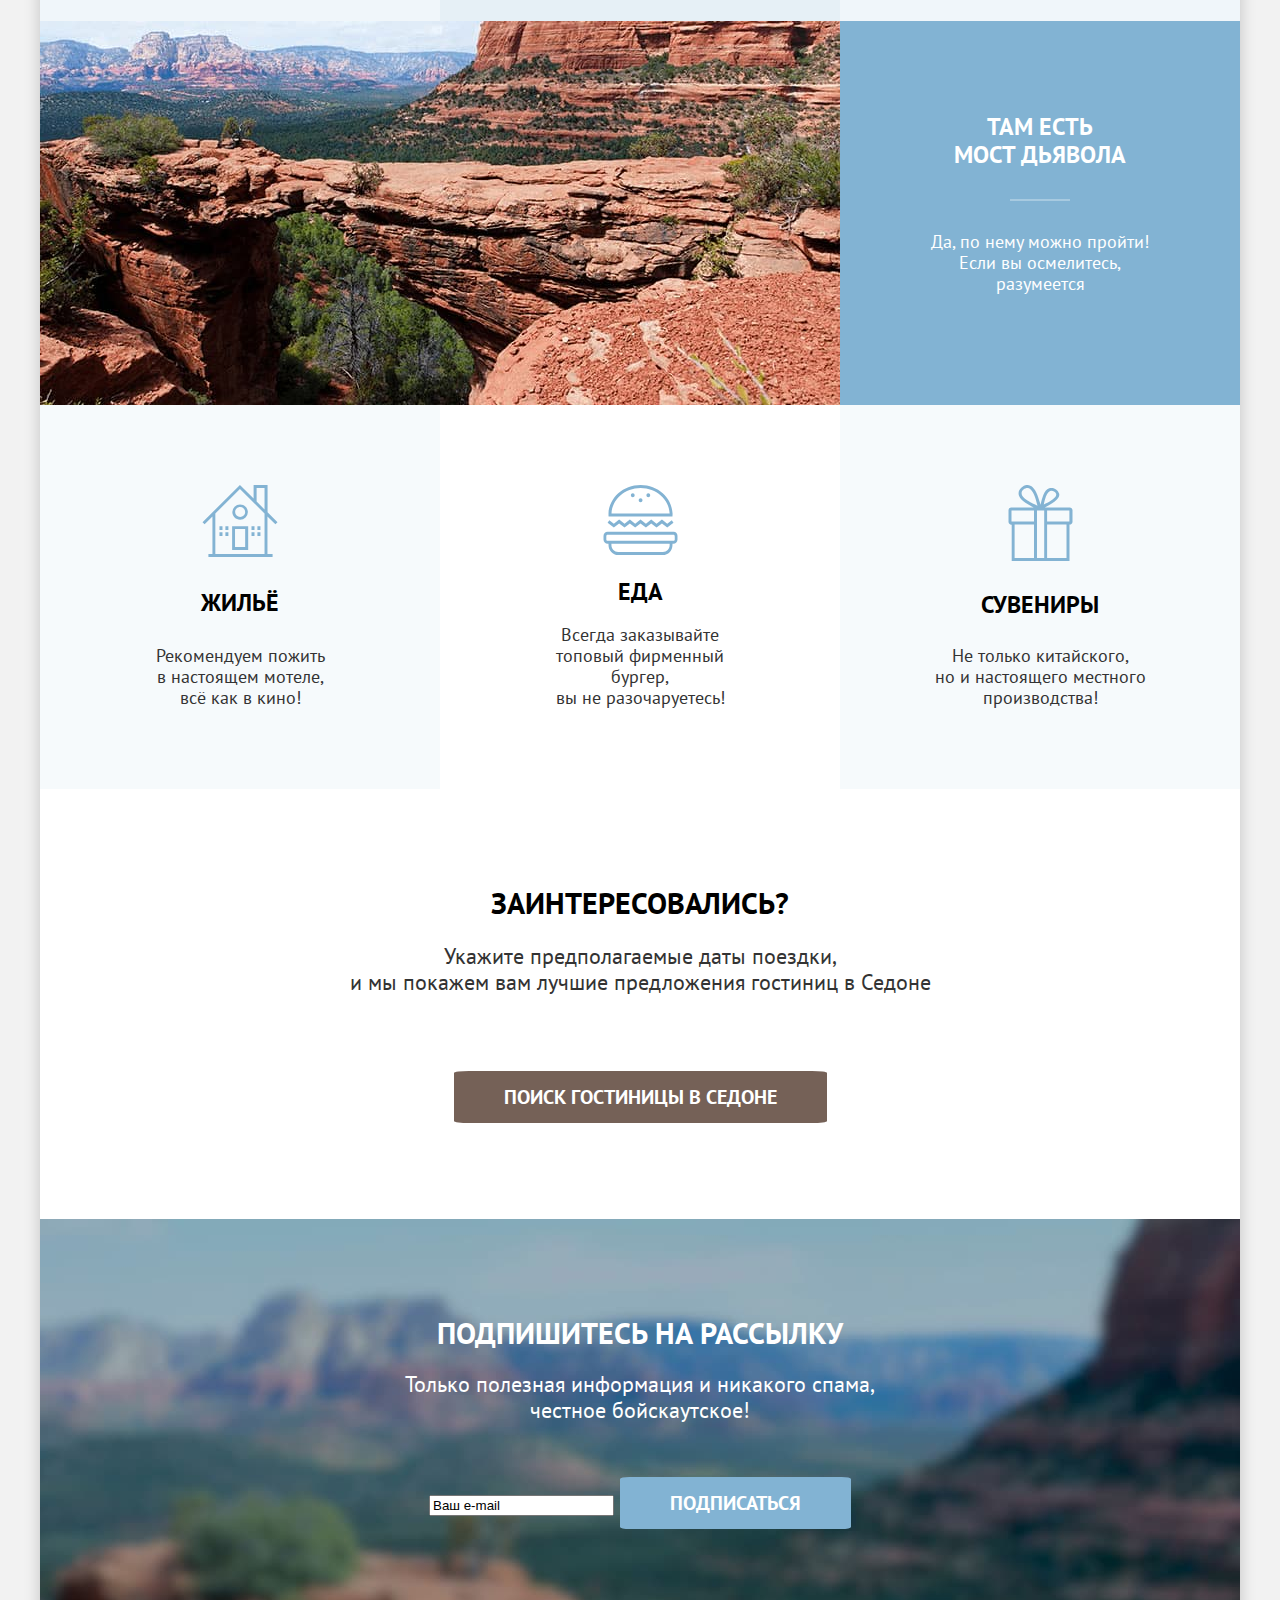
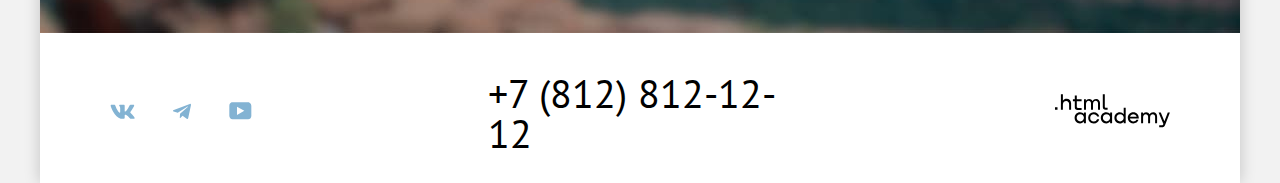
<file: 8/index.html>
<!DOCTYPE html>
<html lang="ru">
  <head>
    <meta charset="utf-8">
    <title>HTML Academy: Седона</title>
    <link rel="stylesheet" href="styles/styles.css">
    <base href="https://htmlacademy-htmlcss.github.io/2058105-sedona-35/8/">
</head>
  <body>
    <div class="container">
    <header class="page-header">
      <nav class="navigation">
        <a class="navigation-logo">
          <img src="images/icons/logo.svg" width="140" height="70" alt="Логотип Седоны">
        </a>
        <ul class="navigation-list reset-list">
          <li class="navigation-item">
            <a class="navigation-link current" href="#">Главная</a>
          </li>
          <li>
            <a class="navigation-link" href="#"> О седоне</a>
          </li>
          <li class="navigation-item">
            <a class="navigation-link" href="catalog.html">Гостиницы</a>
          </li>
        </ul>
        <ul class="navigation-list navigation-user reset-list">
          <li class="navigation-item">
            <a class="navigation-link" href="#">
              <span class="visually-hidden"> Поиск</span>
            </a>
          </li>
          <li class="navigation-item">
            <a class="navigation-link favorite-link" href="#">
              <span class="visually-hidden">Избранное</span>
              <span class="favorite">12</span>
            </a>
          </li>
        </ul>
          <a class="button nav-button" href="#">Хочу сюда</a>
        </nav>
    </header>

    <main class="main-page main-container">
      <section class="welcome">
         <h1 class="visually-hidden">Город Седона</h1>
          <img class="city" src="images/icons/welcome.svg" width="458" height="352" alt="Welcome to the gorgeous Sedona, because the Grand Canyon sucks!">
      </section>

      <section class="about">
        <h2 class="heading">Седона — небольшой городок в Аризоне,<br> заслуживающий большего!</h2>
        <p>Рассмотрим причины, по которым Седона круче, чем Гранд-Каньон!</p>
      </section>
     <section class="advantages">
        <h2 class="visually-hidden">Преимущества</h2>
        <ul class="advantages-list reset-list">
          <li class="advantages-item-pic item-blue">
            <div class="description-item">
              <h3 class="advantages-title white-title">Настоящий <br>городок</h3>
              <p class="description">
                Седона — не аттракцион для<br> туристов, там течёт своя<br> жизнь
              </p>
                </div>
              <img class="advantages-pic" src="images/city.jpg" width="800" height="384" alt="местный домик с видом на горы">
          </li>
          <li class="advantages-item">
              <h3 class="advantages-title">Небольшая<br> площадь</h3>
              <p class="description">
                Все достопримечательности<br> находятся очень близко
              </p>
          </li>
         <li class="advantages-item item-grey">
            <h3 class="advantages-title">Красивая<br> дорога</h3>
            <p class="description">
              Ехать в Седону из Лас-Вегаса<br> совсем не скучно!
            </p>
          </li>
          <li class="advantages-item">
            <h3 class="advantages-title">Мало<br> туристов</h3>
            <p class="description">
              Большинство едет в Гранд <br>Каньон и толпится там
            </p>
          </li>
          <li class="advantages-item-pic-2">
            <img class="advantages-pic" src="images/bridge.jpg" width="800" height="384" alt="Мост дьявола над обрывом">
              <div class="description-item item-blue">
            <h3 class="advantages-title white-title">Там есть <br>мост дьявола</h3>
            <p class="description">
              Да, по нему можно пройти!<br> Если вы осмелитесь,<br> разумеется
            </p>
            </div>
          </li>
        </ul>
      </section>

      <section class="recommendation">
        <h2 class="visually-hidden">Рекомендации</h2>
        <ul class="recommendation-list reset-list">
          <li class="recommendation-item">
            <h3 class="recommendation-title">Жильё</h3>
            <p class="recommendation-description">
              Рекомендуем пожить<br> в настоящем мотеле,<br> всё как в кино!
            </p>
          </li>
          <li class="recommendation-item item-white">
            <h3 class="recommendation-title">Еда</h3>
            <p class="recommendation-description">
              Всегда заказывайте<br> топовый фирменный бургер,<br> вы не разочаруетесь!
            </p>
          </li>
          <li class="recommendation-item">
            <h3 class="recommendation-title">Сувениры</h3>
            <p class="recommendation-description">
              Не только китайского, <br>но и настоящего местного<br> производства!
            </p>
          </li>
        </ul>
      </section>

      <section class="about-search">
        <h2 class="heading">Заинтересовались?</h2>
        <p>
          Укажите предполагаемые даты поездки,<br>и мы покажем вам лучшие
          предложения гостиниц в Седоне
        </p>
          <a class="button-big button-search" href="#">Поиск гостиницы в Седоне</a>
       </section>
    </main>

    <footer class="page-footer">
        <section class="subscribe">
          <h2 class="white-h2 heading">Подпишитесь на рассылку</h2>
          <p class="text">
            Только полезная информация и никакого спама,<br> честное бойскаутское!
          </p>
            <form
              class="email-form"
              action="https://echo.htmlacademy.ru/">
              <label for="user-email">
                <span class="visually-hidden">Email</span>
              </label>
              <input type="email" name="user-email" id="user-email" value="Ваш e-mail">
              <button class="button-big button-blue" type="submit">Подписаться</button>
            </form>
          </section>
<div class="footer-container">

  <section class="footer-social">
    <h3 class="visually-hidden">Социальные сети</h3>
    <ul class="footer-social-list reset-list">
      <li class="footer-social-item">
        <a  class="social-link" href="https://vk.com/htmlacademy">
          <span class="visually-hidden">ВКонтакте</span>
          <svg class="social-icon" aria-hidden="true" focusable="false" width="25" height="15" fill="none" xmlns="http://www.w3.org/2000/svg"><path fill-rule="evenodd" clip-rule="evenodd" d="M24.12 1.8c.16-.54 0-.94-.8-.94H20.7c-.67 0-.98.34-1.15.73 0 0-1.33 3.2-3.22 5.27-.61.6-.9.8-1.23.8-.16 0-.41-.2-.41-.75v-5.1c0-.66-.19-.95-.74-.95H9.82c-.42 0-.67.3-.67.59 0 .62.95.76 1.04 2.51v3.8c0 .83-.15.98-.48.98-.9 0-3.06-3.2-4.34-6.88-.25-.72-.5-1-1.18-1H1.57c-.75 0-.9.34-.9.73 0 .68.89 4.07 4.14 8.55 2.17 3.06 5.23 4.72 8 4.72 1.68 0 1.88-.37 1.88-1v-2.32c0-.74.16-.88.7-.88.38 0 1.05.19 2.6 1.66 1.79 1.75 2.08 2.54 3.08 2.54h2.63c.75 0 1.12-.37.9-1.1-.23-.72-1.08-1.77-2.2-3.02-.62-.71-1.54-1.48-1.82-1.86-.39-.5-.28-.71 0-1.15 0 0 3.2-4.42 3.54-5.93Z" /></svg>
        </a>
      </li>
      <li class="footer-social-item">
        <a class="social-link" href="https://t.me/htmlacademy ">
          <span class="visually-hidden">Telegram</span>
          <svg class="social-icon" aria-hidden="true" focusable="false" width="18" height="16" fill="none" xmlns="http://www.w3.org/2000/svg"><path d="M16.79.96.84 7.1c-1.09.44-1.08 1.05-.2 1.32l4.1 1.28 9.47-5.98c.44-.27.85-.13.52.17l-7.68 6.93-.28 4.22c.41 0 .6-.2.83-.41l1.99-1.94 4.13 3.06c.77.42 1.31.2 1.5-.71l2.72-12.8c.28-1.1-.43-1.61-1.16-1.28Z"/></svg>
        </a>
      </li>
      <li class="footer-social-item">
        <a class="social-link" href="https://www.youtube.com/user/htmlacademyru">
          <span class="visually-hidden">youtube</span>
          <svg class="social-icon" aria-hidden="true" focusable="false"  width="23" height="18" fill="none" xmlns="http://www.w3.org/2000/svg"><path d="M18.94.36H3.51C1.65.36.33 1.95.33 3.76v10.09c0 1.91 1.32 3.5 3.18 3.5h15.65c1.64 0 3.17-1.59 3.17-3.4V3.76c-.22-1.8-1.53-3.4-3.39-3.4ZM7.99 12.89V4.82l7.34 4.04-7.34 4.03Z" /></svg>
        </a>
      </li>
    </ul>
  </section>

  <section class="footer-contacts">
    <h3 class="visually-hidden">Контакты</h3>
    <a class="contacts-phone" href="tel:+78128121212">+7 (812) 812-12-12</a>
  </section>

  <section class="footer-logo">
   <h3 class="visually-hidden">Логотип HtmlAcademy</h3>
      <a class="footer-link" href="https://htmlacademy.ru/">
        <svg class="footer-icon" aria-hidden="true" focusable="false" width="115" height="34" fill="none" xmlns="http://www.w3.org/2000/svg"><path d="M0 13.26v2.6h2.5v-2.6H0ZM11.6 4.86c-1.6 0-2.8.7-3.6 1.7h-.1V.36h-2v15.5h2v-5.3c0-2.1 1.3-3.6 3.3-3.6 1.8 0 2.9 1.4 2.9 3.2v5.7h2v-6.1c.1-3-1.8-4.9-4.5-4.9ZM26.6 5.16h-4.8v-3.7h-2v3.8h-1.9v2h1.9v6c0 1.7 1 2.7 2.7 2.7h4.1v-2h-3.7c-.7 0-1.1-.4-1.1-1.1v-5.7h4.8v-2ZM41.1 4.96c-1.6 0-2.9.8-3.5 2.1h-.1c-.6-1.2-1.8-2.1-3.4-2.1-1.4 0-2.5.8-3.1 1.8h-.1v-1.6H29v10.6h2v-5.4c0-2 1-3.5 2.6-3.5 1.5 0 2.4 1 2.4 2.6v6.3h2v-5.6c0-2.4 1.4-3.3 2.6-3.3 1.5 0 2.4 1 2.4 2.6v6.3h2v-6.5c.1-2.5-1.4-4.3-3.9-4.3ZM47.8 13.06c0 1.7 1 2.7 2.8 2.7h2v-2h-1.7c-.7 0-1.1-.4-1.1-1.1V.36h-2v12.7ZM28.9 20.06c-.9-1.1-2.2-1.8-3.9-1.8-3.1 0-5.4 2.3-5.4 5.6s2.3 5.6 5.4 5.6c1.8 0 3-.8 3.8-1.9h.1v1.6h2v-10.6h-2v1.5Zm-3.6 7.4c-2.2 0-3.6-1.6-3.6-3.6s1.4-3.6 3.6-3.6 3.6 1.6 3.6 3.6c0 1.9-1.4 3.6-3.6 3.6ZM44.2 22.36c-.5-2.4-2.6-4.1-5.4-4.1a5.4 5.4 0 0 0-5.6 5.6c0 3.1 2.2 5.6 5.6 5.6 2.8 0 4.9-1.8 5.4-4.2h-2.1a3.4 3.4 0 0 1-3.3 2.3c-2.2 0-3.6-1.6-3.6-3.6s1.4-3.6 3.6-3.6c1.6 0 2.8 1 3.3 2.2h2.1v-.2ZM55.1 20.06c-.9-1.1-2.2-1.8-3.9-1.8-3.1 0-5.4 2.3-5.4 5.6s2.3 5.6 5.4 5.6c1.8 0 3-.8 3.8-1.9h.1v1.6h2v-10.6h-2v1.5Zm-3.6 7.4c-2.2 0-3.6-1.6-3.6-3.6s1.4-3.6 3.6-3.6 3.6 1.6 3.6 3.6c0 1.9-1.5 3.6-3.6 3.6ZM68.7 20.16c-.9-1.1-2.2-1.9-3.9-1.9-3.1 0-5.4 2.3-5.4 5.6s2.2 5.6 5.4 5.6c1.7 0 3-.8 3.8-1.8h.1v1.5h2v-15.4h-2v6.4Zm-3.6 7.3c-2.2 0-3.6-1.6-3.6-3.6s1.4-3.6 3.6-3.6 3.6 1.6 3.6 3.6c-.1 2-1.5 3.6-3.6 3.6ZM78.3 18.26c-3.3 0-5.5 2.5-5.5 5.6 0 3 2.1 5.6 5.5 5.6 2.5 0 4.5-1.3 5.2-3.6h-2.1c-.5 1-1.6 1.6-3 1.6-1.9 0-3.3-1.3-3.4-2.9h8.8c.2-3.6-2-6.3-5.5-6.3Zm0 1.9c1.7 0 3 1 3.3 2.6h-6.5c.3-1.5 1.5-2.6 3.2-2.6ZM98.2 18.26c-1.6 0-2.9.8-3.6 2h-.1c-.6-1.2-1.8-2-3.4-2-1.4 0-2.5.7-3.1 1.8v-1.5h-1.9v10.6h2v-5.4c0-2 1-3.4 2.6-3.5 1.5 0 2.4 1 2.4 2.6v6.3h2v-5.6c0-2.4 1.4-3.3 2.6-3.3 1.5 0 2.4 1 2.4 2.6v6.3h2v-6.5c.1-2.6-1.4-4.4-3.9-4.4ZM109.4 27.36l-3.6-8.9h-2.2l4.8 11.6c-.3.9-.7 1.2-1.7 1.2h-2.5v2h2.5c1.8 0 2.8-.8 3.5-2.6l4.7-12.2h-2.1l-3.4 8.9Z"/></svg>
      </a>
      </section>
</div>
    </footer>
    </div>
  </body>
</html>
</file>
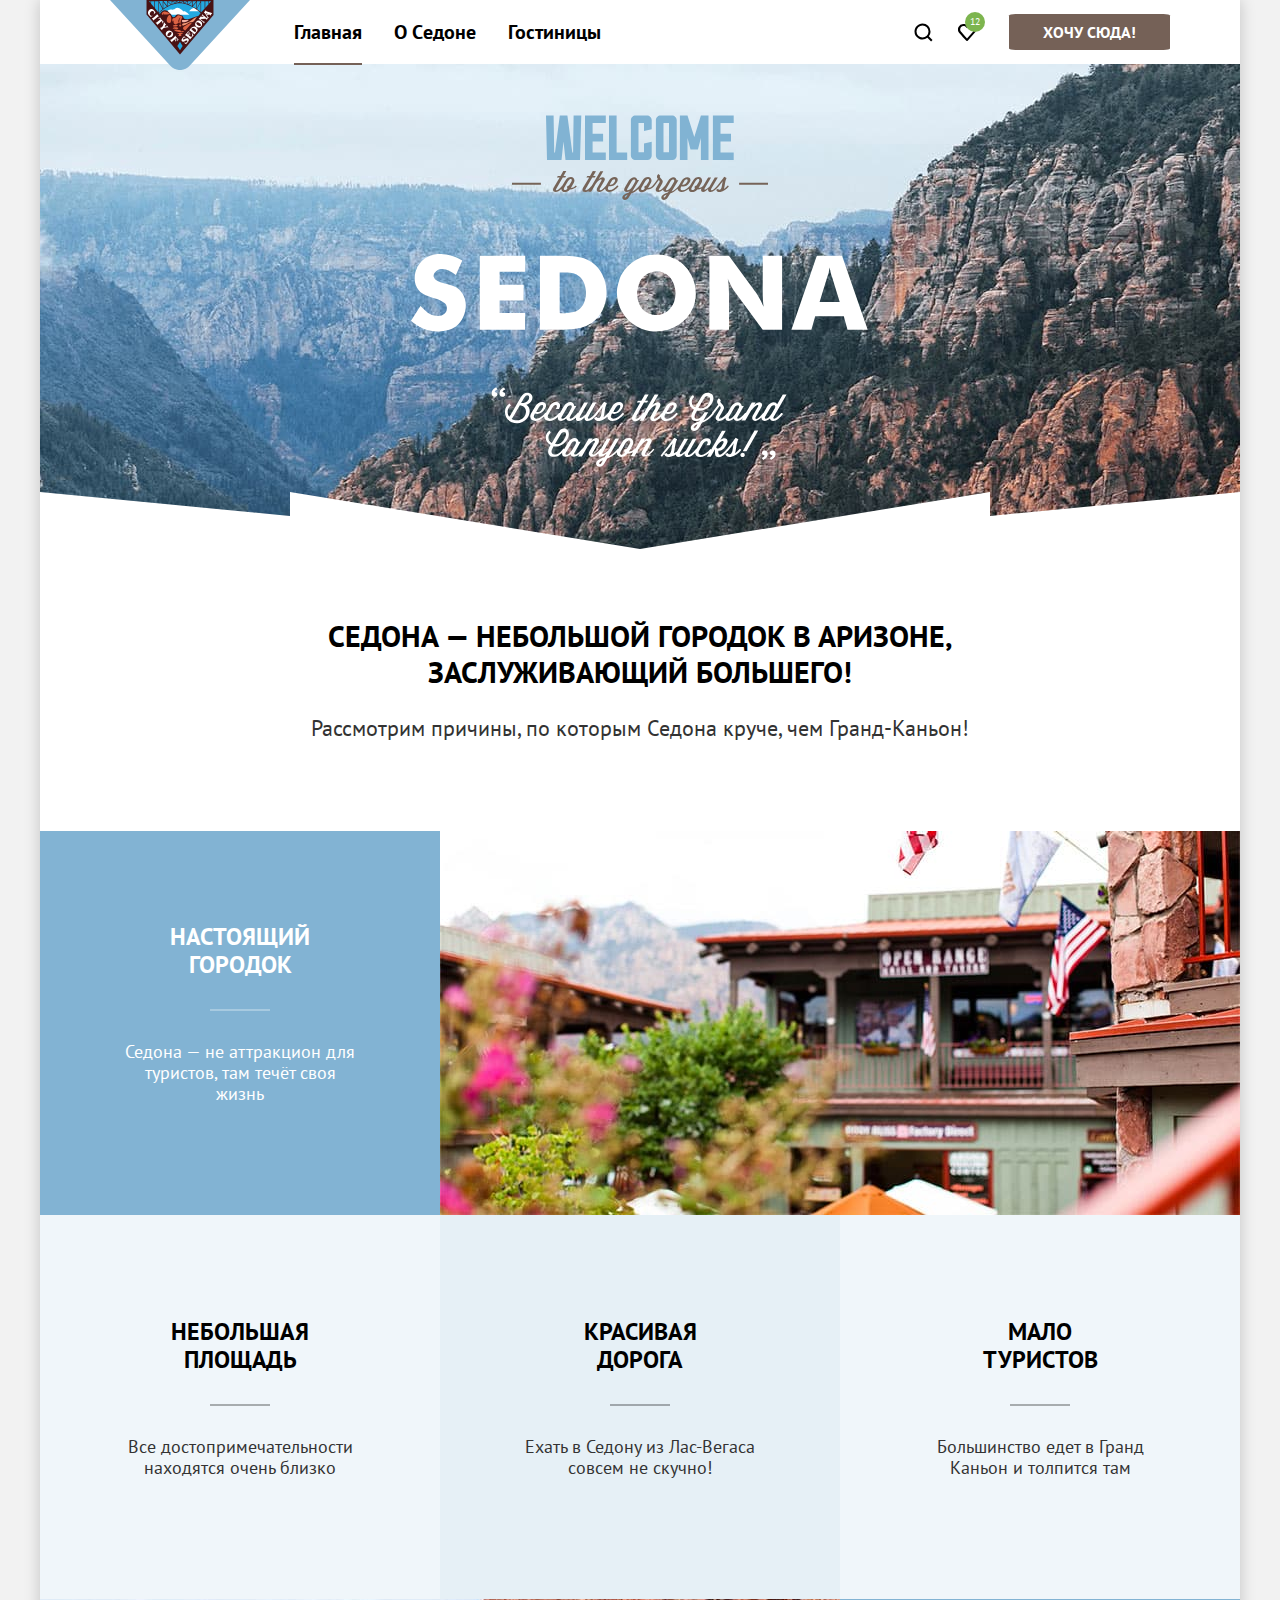
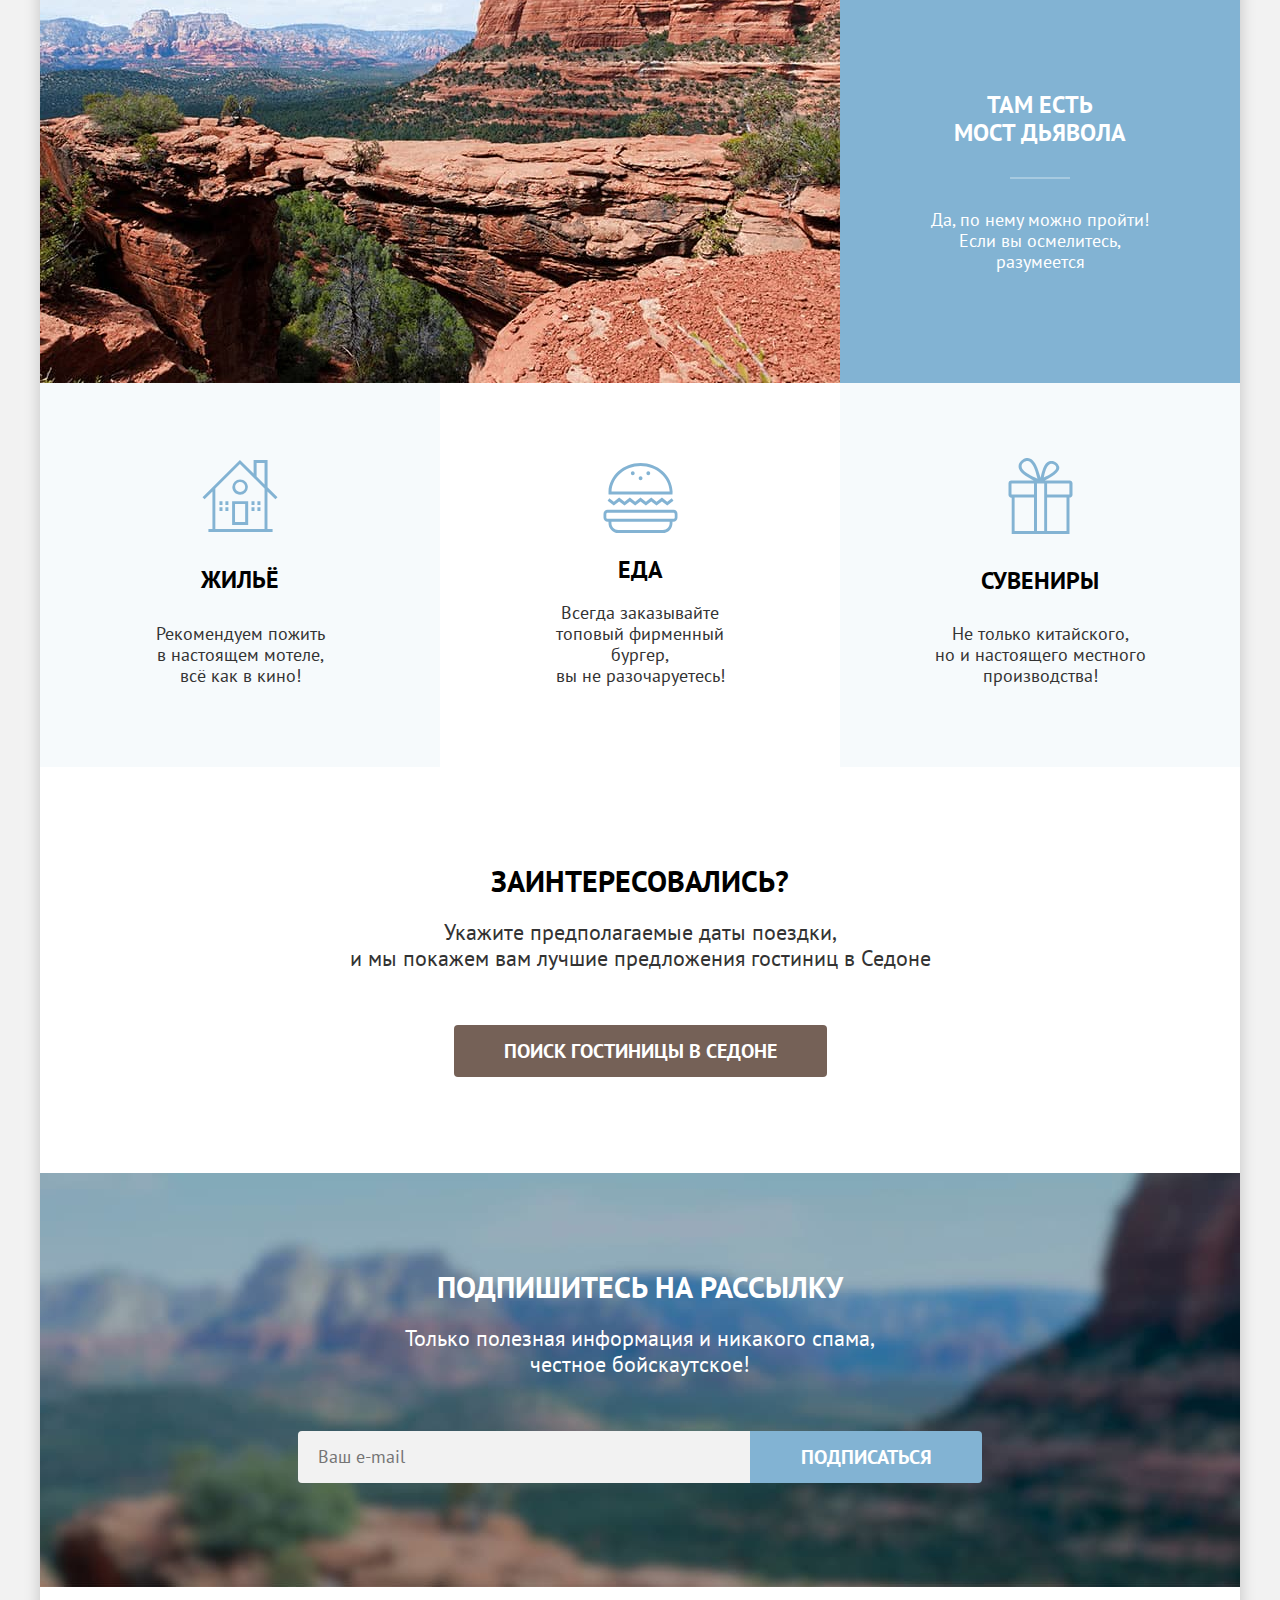
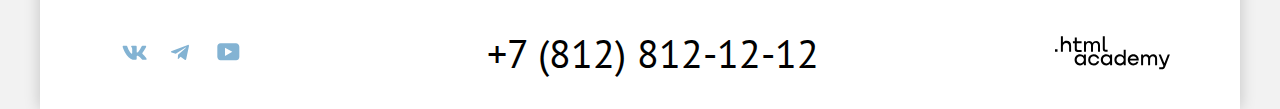
<file: master/index.html>
<!DOCTYPE html>
<html lang="ru">
  <head>
    <meta charset="utf-8">
    <title>HTML Academy: Седона</title>
    <link rel="icon" href="favicon.ico">
    <link rel="icon" type="image/png" sizes="32x32" href="images/favicon.png">
    <link rel="stylesheet" href="styles/styles.css">
    <base href="https://htmlacademy-htmlcss.github.io/2058105-sedona-35/master/">
</head>
  <body>
    <div class="container">
    <header class="page-header">
      <nav class="navigation">
        <a class="navigation-logo">
          <img src="images/icons/logo.svg" width="140" height="70" alt="Логотип Седоны.">
        </a>
        <ul class="navigation-list reset-list">
          <li class="navigation-item current-item">
            <a class="navigation-link current" href="#">Главная</a>
          </li>
          <li>
            <a class="navigation-link" href="#">О Cедоне</a>
          </li>
          <li class="navigation-item">
            <a class="navigation-link" href="catalog.html">Гостиницы</a>
          </li>
        </ul>
        <ul class="navigation-list navigation-user reset-list">
          <li class="navigation-item">
            <a class="navigation-link search-link" href="#">
              <span class="visually-hidden">Поиск.</span>
            </a>
          </li>
          <li class="navigation-item">
            <a class="navigation-link favorite-link" href="#">
              <span class="visually-hidden">Избранное.</span>
              <span class="favorite">12</span>
            </a>
          </li>
        </ul>
          <a class="button nav-button" href="#">Хочу сюда!</a>
        </nav>
    </header>

    <main class="main-page main-container">
      <section class="welcome">
         <h1 class="visually-hidden">Город Седона.</h1>
          <img class="city" src="images/icons/welcome.svg" width="458" height="352" alt="Welcome to the gorgeous Sedona, because the Grand Canyon sucks!">
      </section>

      <section class="about">
        <h2 class="heading">Седона — небольшой городок в Аризоне,<br> заслуживающий большего!</h2>
        <p class="reasons">Рассмотрим причины, по которым Седона круче, чем Гранд-Каньон!</p>
      </section>
     <section class="advantages">
        <h2 class="visually-hidden">Преимущества.</h2>
        <ul class="advantages-list reset-list">
          <li class="advantages-item-pic item-blue">
            <div class="description-item">
              <h3 class="advantages-title white-title">Настоящий <br>городок</h3>
              <p class="description">
                Седона — не аттракцион для<br> туристов, там течёт своя<br> жизнь
              </p>
                </div>
              <img class="advantages-pic" src="images/city.jpg" width="800" height="384" alt="местный домик с видом на горы.">
          </li>
          <li class="advantages-item">
              <h3 class="advantages-title">Небольшая<br> площадь</h3>
              <p class="description">
                Все достопримечательности<br> находятся очень близко
              </p>
          </li>
         <li class="advantages-item item-grey">
            <h3 class="advantages-title">Красивая<br> дорога</h3>
            <p class="description">
              Ехать в Седону из Лас-Вегаса<br> совсем не скучно!
            </p>
          </li>
          <li class="advantages-item">
            <h3 class="advantages-title">Мало<br> туристов</h3>
            <p class="description">
              Большинство едет в Гранд <br>Каньон и толпится там
            </p>
          </li>
          <li class="advantages-item-pic-2">
            <img class="advantages-pic" src="images/bridge.jpg" width="800" height="384" alt="Мост дьявола над обрывом.">
              <div class="description-item item-blue">
            <h3 class="advantages-title white-title">Там есть <br>мост дьявола</h3>
            <p class="description">
              Да, по нему можно пройти!<br> Если вы осмелитесь,<br> разумеется
            </p>
            </div>
          </li>
        </ul>
      </section>

      <section class="recommendation">
        <h2 class="visually-hidden">Рекомендации.</h2>
        <ul class="recommendation-list reset-list">
          <li class="recommendation-item">
            <h3 class="recommendation-title">Жильё</h3>
            <p class="recommendation-description">
              Рекомендуем пожить<br> в настоящем мотеле,<br> всё как в кино!
            </p>
          </li>
          <li class="recommendation-item item-white">
            <h3 class="recommendation-title">Еда</h3>
            <p class="recommendation-description">
              Всегда заказывайте<br> топовый фирменный бургер,<br> вы не разочаруетесь!
            </p>
          </li>
          <li class="recommendation-item">
            <h3 class="recommendation-title">Сувениры</h3>
            <p class="recommendation-description">
              Не только китайского, <br>но и настоящего местного<br> производства!
            </p>
          </li>
        </ul>
      </section>

      <section class="about-search">
        <h2 class="heading">Заинтересовались?</h2>
        <p class="text">
          Укажите предполагаемые даты поездки,<br>и мы покажем вам лучшие
          предложения гостиниц в Седоне
        </p>
          <a class="button-big button-search" href="#">Поиск гостиницы в Седоне</a>
       </section>
    </main>

    <footer class="page-footer">
        <section class="subscribe">
          <h2 class="white-h2 heading">Подпишитесь на рассылку</h2>
          <p class="text">
            Только полезная информация и никакого спама,<br> честное бойскаутское!
          </p>
            <form
              class="email-form"
              action="https://echo.htmlacademy.ru/">
              <label for="user-email">
                <span class="visually-hidden">Email.</span>
                <input class="input-subscribe" type="email" name="user-email" id="user-email" placeholder="Ваш e-mail">
              </label>
              <button class="button-big button-blue button-border" type="submit">Подписаться</button>
            </form>
           </section>
<div class="footer-container">
  <section class="footer-social">
    <h3 class="visually-hidden">Социальные сети.</h3>
    <ul class="footer-social-list reset-list">
      <li class="footer-social-item">
        <a  class="social-link" href="https://vk.com/htmlacademy">
          <span class="visually-hidden">ВКонтакте.</span>
          <svg class="social-icon" aria-hidden="true" focusable="false" width="25" height="15" fill="none" xmlns="http://www.w3.org/2000/svg"><path fill-rule="evenodd" clip-rule="evenodd" d="M24.12 1.8c.16-.54 0-.94-.8-.94H20.7c-.67 0-.98.34-1.15.73 0 0-1.33 3.2-3.22 5.27-.61.6-.9.8-1.23.8-.16 0-.41-.2-.41-.75v-5.1c0-.66-.19-.95-.74-.95H9.82c-.42 0-.67.3-.67.59 0 .62.95.76 1.04 2.51v3.8c0 .83-.15.98-.48.98-.9 0-3.06-3.2-4.34-6.88-.25-.72-.5-1-1.18-1H1.57c-.75 0-.9.34-.9.73 0 .68.89 4.07 4.14 8.55 2.17 3.06 5.23 4.72 8 4.72 1.68 0 1.88-.37 1.88-1v-2.32c0-.74.16-.88.7-.88.38 0 1.05.19 2.6 1.66 1.79 1.75 2.08 2.54 3.08 2.54h2.63c.75 0 1.12-.37.9-1.1-.23-.72-1.08-1.77-2.2-3.02-.62-.71-1.54-1.48-1.82-1.86-.39-.5-.28-.71 0-1.15 0 0 3.2-4.42 3.54-5.93Z" /></svg>
        </a>
      </li>
      <li class="footer-social-item">
        <a class="social-link" href="https://t.me/htmlacademy ">
          <span class="visually-hidden">Telegram.</span>
          <svg class="social-icon" aria-hidden="true" focusable="false" width="18" height="16" fill="none" xmlns="http://www.w3.org/2000/svg"><path d="M16.79.96.84 7.1c-1.09.44-1.08 1.05-.2 1.32l4.1 1.28 9.47-5.98c.44-.27.85-.13.52.17l-7.68 6.93-.28 4.22c.41 0 .6-.2.83-.41l1.99-1.94 4.13 3.06c.77.42 1.31.2 1.5-.71l2.72-12.8c.28-1.1-.43-1.61-1.16-1.28Z"/></svg>
        </a>
      </li>
      <li class="footer-social-item">
        <a class="social-link" href="https://www.youtube.com/user/htmlacademyru">
          <span class="visually-hidden">youtube.</span>
          <svg class="social-icon" aria-hidden="true" focusable="false"  width="23" height="18" fill="none" xmlns="http://www.w3.org/2000/svg"><path d="M18.94.36H3.51C1.65.36.33 1.95.33 3.76v10.09c0 1.91 1.32 3.5 3.18 3.5h15.65c1.64 0 3.17-1.59 3.17-3.4V3.76c-.22-1.8-1.53-3.4-3.39-3.4ZM7.99 12.89V4.82l7.34 4.04-7.34 4.03Z" /></svg>
        </a>
      </li>
    </ul>
  </section>

  <section class="footer-contacts">
    <h3 class="visually-hidden">Контакты.</h3>
    <a class="contacts-phone" href="tel:+78128121212">+7 (812) 812-12-12</a>
  </section>

  <section class="footer-logo">
   <h3 class="visually-hidden">Логотип HtmlAcademy.</h3>
      <a class="footer-link" href="https://htmlacademy.ru/">
        <svg class="footer-icon" aria-hidden="true" focusable="false" width="115" height="34" fill="none" xmlns="http://www.w3.org/2000/svg"><path d="M0 13.26v2.6h2.5v-2.6H0ZM11.6 4.86c-1.6 0-2.8.7-3.6 1.7h-.1V.36h-2v15.5h2v-5.3c0-2.1 1.3-3.6 3.3-3.6 1.8 0 2.9 1.4 2.9 3.2v5.7h2v-6.1c.1-3-1.8-4.9-4.5-4.9ZM26.6 5.16h-4.8v-3.7h-2v3.8h-1.9v2h1.9v6c0 1.7 1 2.7 2.7 2.7h4.1v-2h-3.7c-.7 0-1.1-.4-1.1-1.1v-5.7h4.8v-2ZM41.1 4.96c-1.6 0-2.9.8-3.5 2.1h-.1c-.6-1.2-1.8-2.1-3.4-2.1-1.4 0-2.5.8-3.1 1.8h-.1v-1.6H29v10.6h2v-5.4c0-2 1-3.5 2.6-3.5 1.5 0 2.4 1 2.4 2.6v6.3h2v-5.6c0-2.4 1.4-3.3 2.6-3.3 1.5 0 2.4 1 2.4 2.6v6.3h2v-6.5c.1-2.5-1.4-4.3-3.9-4.3ZM47.8 13.06c0 1.7 1 2.7 2.8 2.7h2v-2h-1.7c-.7 0-1.1-.4-1.1-1.1V.36h-2v12.7ZM28.9 20.06c-.9-1.1-2.2-1.8-3.9-1.8-3.1 0-5.4 2.3-5.4 5.6s2.3 5.6 5.4 5.6c1.8 0 3-.8 3.8-1.9h.1v1.6h2v-10.6h-2v1.5Zm-3.6 7.4c-2.2 0-3.6-1.6-3.6-3.6s1.4-3.6 3.6-3.6 3.6 1.6 3.6 3.6c0 1.9-1.4 3.6-3.6 3.6ZM44.2 22.36c-.5-2.4-2.6-4.1-5.4-4.1a5.4 5.4 0 0 0-5.6 5.6c0 3.1 2.2 5.6 5.6 5.6 2.8 0 4.9-1.8 5.4-4.2h-2.1a3.4 3.4 0 0 1-3.3 2.3c-2.2 0-3.6-1.6-3.6-3.6s1.4-3.6 3.6-3.6c1.6 0 2.8 1 3.3 2.2h2.1v-.2ZM55.1 20.06c-.9-1.1-2.2-1.8-3.9-1.8-3.1 0-5.4 2.3-5.4 5.6s2.3 5.6 5.4 5.6c1.8 0 3-.8 3.8-1.9h.1v1.6h2v-10.6h-2v1.5Zm-3.6 7.4c-2.2 0-3.6-1.6-3.6-3.6s1.4-3.6 3.6-3.6 3.6 1.6 3.6 3.6c0 1.9-1.5 3.6-3.6 3.6ZM68.7 20.16c-.9-1.1-2.2-1.9-3.9-1.9-3.1 0-5.4 2.3-5.4 5.6s2.2 5.6 5.4 5.6c1.7 0 3-.8 3.8-1.8h.1v1.5h2v-15.4h-2v6.4Zm-3.6 7.3c-2.2 0-3.6-1.6-3.6-3.6s1.4-3.6 3.6-3.6 3.6 1.6 3.6 3.6c-.1 2-1.5 3.6-3.6 3.6ZM78.3 18.26c-3.3 0-5.5 2.5-5.5 5.6 0 3 2.1 5.6 5.5 5.6 2.5 0 4.5-1.3 5.2-3.6h-2.1c-.5 1-1.6 1.6-3 1.6-1.9 0-3.3-1.3-3.4-2.9h8.8c.2-3.6-2-6.3-5.5-6.3Zm0 1.9c1.7 0 3 1 3.3 2.6h-6.5c.3-1.5 1.5-2.6 3.2-2.6ZM98.2 18.26c-1.6 0-2.9.8-3.6 2h-.1c-.6-1.2-1.8-2-3.4-2-1.4 0-2.5.7-3.1 1.8v-1.5h-1.9v10.6h2v-5.4c0-2 1-3.4 2.6-3.5 1.5 0 2.4 1 2.4 2.6v6.3h2v-5.6c0-2.4 1.4-3.3 2.6-3.3 1.5 0 2.4 1 2.4 2.6v6.3h2v-6.5c.1-2.6-1.4-4.4-3.9-4.4ZM109.4 27.36l-3.6-8.9h-2.2l4.8 11.6c-.3.9-.7 1.2-1.7 1.2h-2.5v2h2.5c1.8 0 2.8-.8 3.5-2.6l4.7-12.2h-2.1l-3.4 8.9Z"/></svg>
      </a>
      </section>
    </div>
    </footer>
    </div>
    <!--Модальное окно-->
    <div class="modal-container modal-container-close">
      <div class="modal modal-search">
        <h2 class="heading">Поиск гостиницы в Седоне</h2>
      <button class="modal-close-button" type="button">
        <span class="visually-hidden">Закрыть.</span>
      </button>
      <form class="modal-form" action="https://echo.htmlacademy.ru/" >
      <div class="wrapper-label">
      <labeL for="chekin" class=" modal-label">Дата Заезда:</labeL>
      <div class="wrapper-chekin">
        <input class="modal-input" type="text" value="27 апреля 2020" name="chekin" id="chekin" required>
        <span class="error-message">Мы не можем отправить вас в прошлое.</span>
      </div>
      </div>
      <div class="wrapper-label">
      <label for="chekout" class=" modal-label">Дата Выезда:</label>
      <div class="wrapper-chekout">
        <input class="modal-input" type="text" value="1 сентября 2023" name="chekout" id="chekout" required>
        <span class="message">На эти даты есть свободные номера. Пока есть.</span>
      </div>
      </div>
      <div class="wrapper-guests">
      <div class="wrapper-label-2">
      <label for="adults" class="modal-label">Взрослые:</label>
      <div class="wrapper-count">
        <button class="minus" type="button">
        <span class="visually-hidden">Минус.</span>
        <svg class="modal-counter-icon" aria-hidden="true" focusable="false" width="14" height="2" fill="none" xmlns="http://www.w3.org/2000/svg"><path d="M0 0v2h14V0H0Z"/></svg>
        </button>
        <input class="input-count" type="number" id="adults" name="adults" value="2" required>
        <button class="plus" type="button">
        <span class="visually-hidden">Плюс.</span>
        <svg class="modal-counter-icon" aria-hidden="true" focusable="false" width="14" height="14" fill="none" xmlns="http://www.w3.org/2000/svg"><path d="M14 6H8V0H6v6H0v2h6v6h2V8h6V6Z"/></svg>
        </button>
      </div>
      </div>
      <div class="wrapper-label-3">
      <label for="children" class="modal-label">Дети:</label>
      <div class="tooltip">
      <button class="tooltip-button" type="button" aria-labelledby="tooltip-label-kids" ></button>
        <span class="tooltip-content" role="tooltip" id="tooltip-label-kids">Укажите количество детей, которые будут с вами, возраст которых от 6 до 18 лет. Дети до 6 лет размещаются бесплатно.</span>
      </div>
        <div class="wrapper-count">
        <button class="minus" type="button">
        <span class="visually-hidden">Минус.</span>
        <svg class="modal-counter-icon" aria-hidden="true" focusable="false" width="14" height="2" fill="none" xmlns="http://www.w3.org/2000/svg"><path d="M0 0v2h14V0H0Z"/></svg>
        </button>
        <input class="input-count" type="number" id="children" name="children" value="2">
        <button class="plus" type="button">
        <span class="visually-hidden">Плюс.</span>
        <svg class="modal-counter-icon" aria-hidden="true" focusable="false" width="14" height="14" fill="none" xmlns="http://www.w3.org/2000/svg"><path d="M14 6H8V0H6v6H0v2h6v6h2V8h6V6Z"/></svg>
        </button>
      </div>
      </div>
      </div>
      <button class="modal-button" type="submit">Найти</button>
    </form>
      </div>
    </div>
  </body>
</html>
</file>
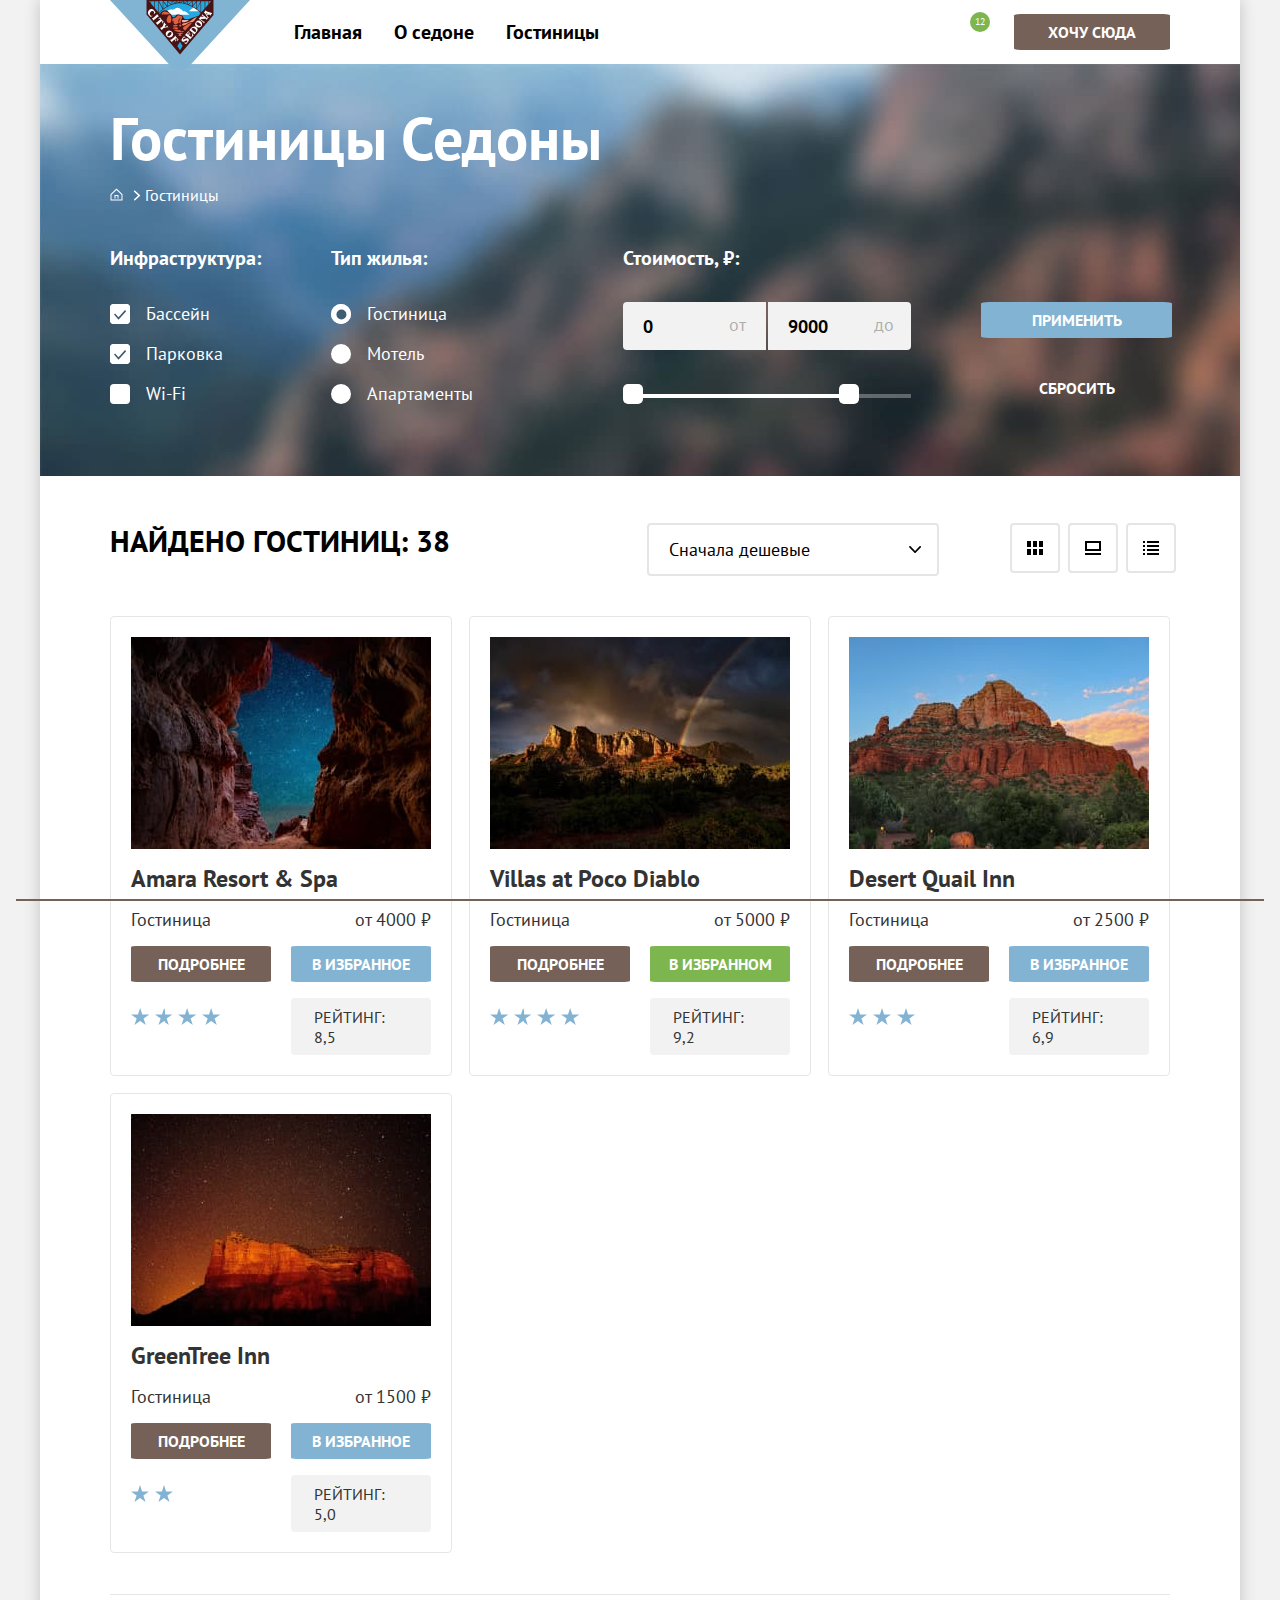
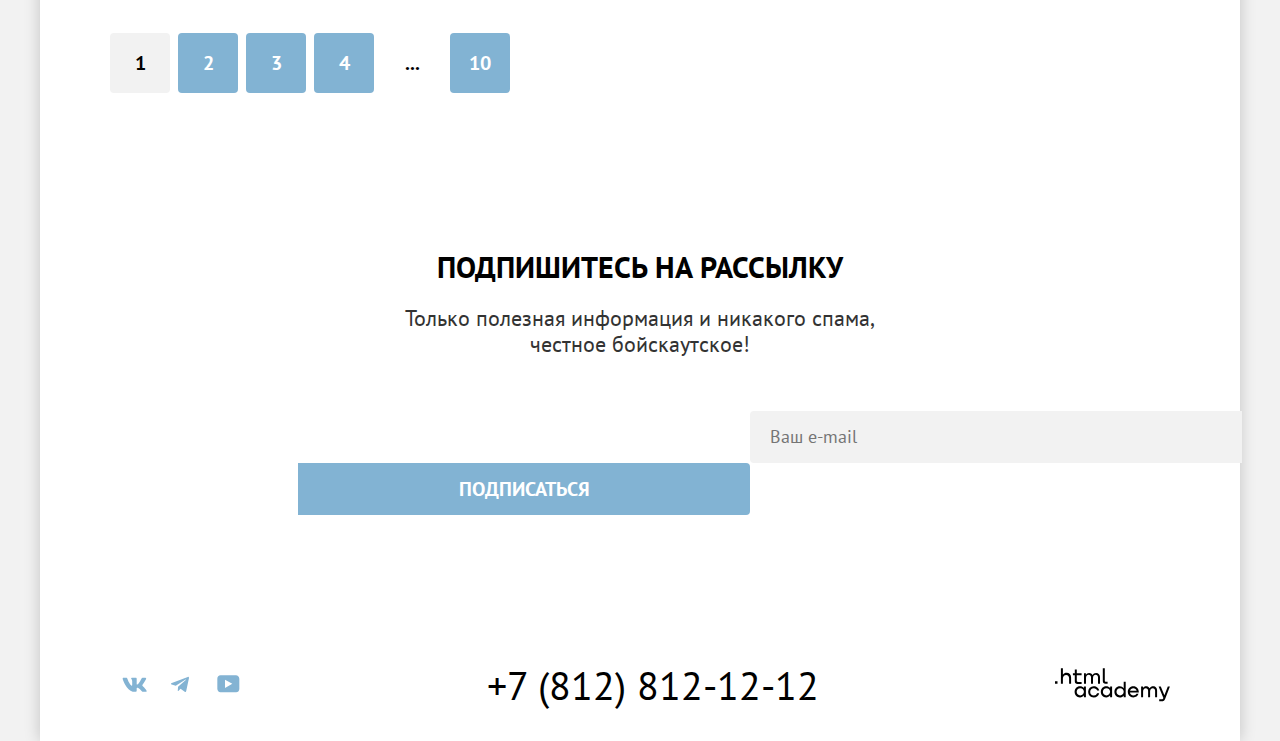
<file: catalog.html>
<!DOCTYPE html>
<html lang="en">
  <head>
    <meta charset="utf-8">
    <title>Каталог</title>
    <link rel="stylesheet" href="styles/styles.css">
  </head>
  <body>
    <div class="container">
  <header class="page-header">
    <nav class="navigation">
      <a class="navigation-logo" href="index.html">
        <img src="images/icons/logo.svg" width="140" height="70" alt="Логотип Седоны.">
      </a>
      <ul class="navigation-list reset-list">
        <li class="navigation-item">
          <a class="navigation-link" href="index.html">Главная</a>
        </li>
        <li>
          <a class="navigation-link" href="#"> О седоне</a>
        </li>
        <li class="navigation-item">
          <a class="navigation-link current" href="#">Гостиницы</a>
        </li>
      </ul>
      <ul class="navigation-list navigation-user reset-list">
        <li class="navigation-item">
          <a class="navigation-link" href="#">
            <span class="visually-hidden">Поиск</span>
          </a>
        </li>
        <li class="navigation-item">
          <a class="navigation-link" href="#">
            <span class="visually-hidden">Избранное</span>
            <span class="favorite">12</span>
          </a>
        </li>
      </ul>
        <a class="button nav-button" href="#">Хочу сюда</a>
      </nav>
  </header>

   <main class="catalog-page main-container">
    <div class="sorting-container">
        <h1 class="catalog-header">Гостиницы Седоны</h1>
    <ul class="breadcrumbs reset-list">
    <li class="breadcrumbs-item">
        <a href="index.html">
            <span class="visually-hidden">Главная</span>
            <svg class="breadcrumbs-link" width="13" height="13" fill="#fff" xmlns="http://www.w3.org/2000/svg"><path d="m6.5.5-6 5.8v6.2h12V6.3L6.5.5Zm5 11h-10V6.7l5-4.8 5 4.8v4.8Z"/><path d="M4.5 10.5h1V8h2v2.5h1V7h-4v3.5Z"/></svg>
        </a>
    </li>
    <li class="breadcrumbs-item">
      <svg class="breadcrumbs-link" width="8" height="11" fill="#fff" xmlns="http://www.w3.org/2000/svg"><path d="M6.92 4.97 2.17.72c-.25-.25-.75-.25-1.13 0-.37.25-.25.75 0 1l4.13 3.75-4 3.75a.76.76 0 0 0 0 1c0 .12.37.25.5.25.12 0 .37-.13.5-.25l4.75-4.25a.59.59 0 0 0 0-1Z"/></svg>
        <a class="breadcrumbs-link">Гостиницы</a>
    </li>
   </ul>
   <section class="filter-main">
       <h2 class="visually-hidden">Фильтры по поиску жилья</h2>
         <form class="filter" action="https://echo.htmlacademy.ru">
         <fieldset class="filter-group">
            <legend class="filter-title">Инфраструктура:</legend>
         <ul class="filter-list reset-list">
         <li class="filter-item">
            <label class="control">
                 <input class="control-input visually-hidden" type="checkbox" name="pool" checked>
                 <span class="control-mark"></span>
                 <span>Бассейн</span>
            </label>
         </li>
         <li class="filter-item">
            <label class="control">
            <input class="control-input visually-hidden" type="checkbox" name="parking" checked>
            <span class="control-mark"></span>
            <span>Парковка</span>
         </label>
         </li>
         <li class="filter-item">
             <label class="control">
             <input class="control-input visually-hidden" type="checkbox" name="internet" >
             <span class="control-mark"></span>
             <span>Wi-Fi</span>
         </label>
         </li>
        </ul>
         </fieldset>

         <fieldset class="filter-group">
            <legend class="filter-title">Тип жилья:</legend>
            <ul class="filter-list reset-list">
          <li class="filter-item">
              <label class="control">
              <input class="control-input visually-hidden" type="radio" name="type-hotel" value="hotel" checked>
              <span class="control-mark"></span>
              <span>Гостиница</span>
              </label>
          </li>
          <li class="filter-item">
              <label class="control">
              <input class="control-input visually-hidden" type="radio" name="type-hotel" value="motel">
              <span class="control-mark"></span>
              <span>Мотель</span>
          </label>
          </li>
          <li class="filter-item">
              <label class="control">
              <input class="control-input visually-hidden" type="radio" name="type-hotel"  value="apartments">
              <span class="control-mark"></span>
              <span>Апартаменты</span>
          </label>
          </li>
          </ul>
        </fieldset>

        <fieldset class="filter-group-price">
         <legend class="filter-title">Стоимость, ₽:</legend>
         <div class="wrapper-price">
           <label>
             <input class="range-input min-input" type="number" name="min-price" value="0">
             <span class="fix-price">от</span>
           </label>
           <label>
             <input class="range-input max-input" type="number" name="max-price" value="9000">
             <span class="fix-price">до</span>
           </label>
         </div>
         <div class="range-scale">
           <div class="range-bar" style="left: 0; width: 226px">
            <button type="button" class="range-toggle toggle-min">
              <span class="visually-hidden">Изменить минимальную цену.</span>
            </button>
            <button type="button" class="range-toggle toggle-max">
              <span class="visually-hidden">Изменить максимальную цену.</span>
            </button>
          </div>
         </div>
        </fieldset>
       <div class="filter-group-button">
         <button class="button button-filter" type="submit">Применить</button>
         <button class="button button-clear" type="reset">Сбросить</button>
       </div>
      </form>
     </section>
   </div>

   <section class="all-hotels">
    <h2 class="heading">Найдено гостиниц: 38</h2>
    <select class="select-control" aria-label="Сортировка">
        <option value="cheap">Сначала дешевые</option>
        <option value="popular">Сначала популярные</option>
        <option value="expensive">Сначала дорогие</option>
    </select>
    <div class="view-group">
<a class="view-item" href="#">
    <span class="visually-hidden">Показать карточки</span>
    <svg class="view-icon" aria-hidden="true" focusable="false" width="16" height="14" viewBox="0 0 16 14" fill="none" xmlns="http://www.w3.org/2000/svg">
      <path d="M4 0H0V6H4V0Z" fill="black"/>
      <path d="M16 0H12V6H16V0Z" fill="black"/>
      <path d="M10 0H6V6H10V0Z" fill="black"/>
      <path d="M4 8H0V14H4V8Z" fill="black"/>
      <path d="M16 8H12V14H16V8Z" fill="black"/>
      <path d="M10 8H6V14H10V8Z" fill="black"/>
    </svg>
</a>
<a class="view-item" href="#">
    <span class="visually-hidden">Показать по одному варианту</span>
    <svg class="view-icon" aria-hidden="true" focusable="false" width="16" height="14" viewBox="0 0 16 14" fill="none" xmlns="http://www.w3.org/2000/svg">
      <path d="M16 12H0V14H16V12Z" fill="black"/>
      <path d="M14 2V8H2V2H14ZM16 0H0V10H16V0Z" fill="black"/>
    </svg>
</a>
<a class="view-item" href="#">
    <span class="visually-hidden">Показать списком</span>
    <svg class="view-icon" aria-hidden="true" focusable="false" width="16" height="14" viewBox="0 0 16 14" fill="none" xmlns="http://www.w3.org/2000/svg">
      <path d="M2 0H0V2H2V0Z" fill="black"/>
      <path d="M16 0H4V2H16V0Z" fill="black"/>
      <path d="M2 4H0V6H2V4Z" fill="black"/>
      <path d="M16 4H4V6H16V4Z" fill="black"/>
      <path d="M2 8H0V10H2V8Z" fill="black"/>
      <path d="M16 8H4V10H16V8Z" fill="black"/>
      <path d="M2 12H0V14H2V12Z" fill="black"/>
      <path d="M16 12H4V14H16V12Z" fill="black"/>
      </svg>
</a>
    </div>
   </section>
   <section class="hotels">
    <ul class="choose-hotel-list reset-list">
    <li class="choose-hotel-item">
        <img class="choose-hotel-pic" src="images/hotels/hotel-amara.jpg" width="300" height="212" alt="вид из окна гостиницы на скалы.">
          <h3 class="hotel-title">Amara Resort & Spa</h3>
          <span>Гостиница</span>
          <span class="card-price">от 4000 ₽</span>
          <a class="button button-card" href="#">Подробнее</a>
          <button class="button button-favorite" type="submit">В избранное</button>
          <div class="star star-4">
          <span class="visually-hidden">четыре звезды</span>
          </div>
          <span class="rating">Рейтинг: 8,5</span>
    </li>
    <li class="choose-hotel-item">
        <img class="choose-hotel-pic" src="images/hotels/hotel-villas.jpg" width="300" height="212" alt="вид из окна гостиницы на предгорье на рассвете.">
        <h3 class="hotel-title">Villas at Poco Diablo</h3>
        <span>Гостиница</span>
        <span class="card-price">от 5000 ₽</span>
        <a class="button button-card" href="#">Подробнее</a>
        <button class="button button-green" type="submit">В избранном</button>
        <div class="star star-4">
        <span class="visually-hidden">четыре звезды</span>
        </div>
        <span class="rating">Рейтинг: 9,2</span>
    </li>
    <li class="choose-hotel-item">
        <img class="choose-hotel-pic" src="images/hotels/hotel-desert.jpg" width="300" height="212" alt="вид из окна гостиницы на зеленые горы.">
        <h3 class="hotel-title">Desert Quail Inn</h3>
        <span>Гостиница</span>
        <span class="card-price">от 2500 ₽</span>
        <a class="button button-card" href="#">Подробнее</a>
        <button class="button button-favorite" type="submit">В избранное</button>
        <div class="star star-3">
        <span class="visually-hidden">три звезды</span>
        </div>
        <span class="rating">Рейтинг: 6,9</span>
    </li>
    <li class="choose-hotel-item">
        <img class="choose-hotel-pic" src="images/hotels/hotel-green-tree.jpg" width="300" height="212" alt="вид из окна гостиницы на большую гору на за фоне звездног неба.">
        <h3 class="hotel-title">GreenTree Inn</h3>
        <span>Гостиница</span>
        <span class="card-price">от 1500 ₽</span>
        <a class="button button-card" href="#">Подробнее</a>
        <button class="button button-favorite" type="submit">В избранное</button>
        <div class="star star-2">
        <span class="visually-hidden">две звезды</span>
        </div>
        <span class="rating">Рейтинг: 5,0</span>
    </li>
</ul>
</section>
<ul class="pagination reset-list">
    <li class="pagination-item">
      <a class="pagination-link pagination-current">1</a>
    </li>
    <li class="pagination-item">
      <a class="pagination-link" href="#">2</a>
    </li>
    <li class="pagination-item">
      <a class="pagination-link" href="#">3</a>
    </li>
    <li class="pagination-item">
      <a class="pagination-link" href="#">4</a>
    </li>
    <li class="pagination-item">
        <a class="pagination-link pagination-more" href="#">...</a>
    </li>
    <li class="pagination-item">
      <a class="pagination-link" href="#">10</a>
    </li>
  </ul>
    </main>
    <footer class="page-footer">
    <section class="subscribe-catalog">
      <h2 class="heading">Подпишитесь на рассылку</h2>
      <p class="text">
        Только полезная информация и никакого спама,<br> честное бойскаутское!
      </p>
        <form class="email-form" action="https://echo.htmlacademy.ru/">
          <label for="user-email">
          <span class="visually-hidden">Email</span></label>
          <input class="input-subscribe" type="email" name="user-email" id="user-email" placeholder="Ваш e-mail">
          <button class="button-big button-blue button-border" type="submit">Подписаться</button>
        </form>
    </section>
  <div class="footer-container">
   <section class="footer-social">
    <h3 class="visually-hidden">Социальные сети</h3>
    <ul class="footer-social-list reset-list">
      <li class="footer-social-item">
        <a class="social-link" href="https://vk.com/htmlacademy">
          <span class="visually-hidden">ВКонтакте</span>
          <svg class="social-icon" aria-hidden="true" focusable="false" width="25" height="15" fill="none" xmlns="http://www.w3.org/2000/svg"><path fill-rule="evenodd" clip-rule="evenodd" d="M24.12 1.8c.16-.54 0-.94-.8-.94H20.7c-.67 0-.98.34-1.15.73 0 0-1.33 3.2-3.22 5.27-.61.6-.9.8-1.23.8-.16 0-.41-.2-.41-.75v-5.1c0-.66-.19-.95-.74-.95H9.82c-.42 0-.67.3-.67.59 0 .62.95.76 1.04 2.51v3.8c0 .83-.15.98-.48.98-.9 0-3.06-3.2-4.34-6.88-.25-.72-.5-1-1.18-1H1.57c-.75 0-.9.34-.9.73 0 .68.89 4.07 4.14 8.55 2.17 3.06 5.23 4.72 8 4.72 1.68 0 1.88-.37 1.88-1v-2.32c0-.74.16-.88.7-.88.38 0 1.05.19 2.6 1.66 1.79 1.75 2.08 2.54 3.08 2.54h2.63c.75 0 1.12-.37.9-1.1-.23-.72-1.08-1.77-2.2-3.02-.62-.71-1.54-1.48-1.82-1.86-.39-.5-.28-.71 0-1.15 0 0 3.2-4.42 3.54-5.93Z"/></svg>
        </a>
      </li>
      <li class="footer-social-item">
        <a class="social-link" href="https://t.me/htmlacademy ">
          <span class="visually-hidden">Telegram</span>
          <svg  class="social-icon" aria-hidden="true" focusable="false" width="18" height="16" fill="none" xmlns="http://www.w3.org/2000/svg"><path d="M16.79.96.84 7.1c-1.09.44-1.08 1.05-.2 1.32l4.1 1.28 9.47-5.98c.44-.27.85-.13.52.17l-7.68 6.93-.28 4.22c.41 0 .6-.2.83-.41l1.99-1.94 4.13 3.06c.77.42 1.31.2 1.5-.71l2.72-12.8c.28-1.1-.43-1.61-1.16-1.28Z"/></svg>
        </a>
      </li>
      <li class="footer-social-item">
        <a class="social-link" href="https://www.youtube.com/user/htmlacademyru">
          <span class="visually-hidden">youtube</span>
          <svg class="social-icon" aria-hidden="true" focusable="false"  width="23" height="18" fill="none" xmlns="http://www.w3.org/2000/svg"><path d="M18.94.36H3.51C1.65.36.33 1.95.33 3.76v10.09c0 1.91 1.32 3.5 3.18 3.5h15.65c1.64 0 3.17-1.59 3.17-3.4V3.76c-.22-1.8-1.53-3.4-3.39-3.4ZM7.99 12.89V4.82l7.34 4.04-7.34 4.03Z"/></svg>
        </a>
      </li>
    </ul>
  </section>

  <section class="footer-contacts">
    <h3 class="visually-hidden">Контакты</h3>
    <a class="contacts-phone" href="tel:+78128121212">+7 (812) 812-12-12</a>
  </section>
  <section class="footer-logo">
    <h3 class="visually-hidden">Логотип html-Academy</h3>
      <a class="footer-link" href="https://htmlacademy.ru/">
         <svg class="footer-icon" aria-hidden="true" focusable="false" width="115" height="34" fill="none" xmlns="http://www.w3.org/2000/svg"><path d="M0 13.26v2.6h2.5v-2.6H0ZM11.6 4.86c-1.6 0-2.8.7-3.6 1.7h-.1V.36h-2v15.5h2v-5.3c0-2.1 1.3-3.6 3.3-3.6 1.8 0 2.9 1.4 2.9 3.2v5.7h2v-6.1c.1-3-1.8-4.9-4.5-4.9ZM26.6 5.16h-4.8v-3.7h-2v3.8h-1.9v2h1.9v6c0 1.7 1 2.7 2.7 2.7h4.1v-2h-3.7c-.7 0-1.1-.4-1.1-1.1v-5.7h4.8v-2ZM41.1 4.96c-1.6 0-2.9.8-3.5 2.1h-.1c-.6-1.2-1.8-2.1-3.4-2.1-1.4 0-2.5.8-3.1 1.8h-.1v-1.6H29v10.6h2v-5.4c0-2 1-3.5 2.6-3.5 1.5 0 2.4 1 2.4 2.6v6.3h2v-5.6c0-2.4 1.4-3.3 2.6-3.3 1.5 0 2.4 1 2.4 2.6v6.3h2v-6.5c.1-2.5-1.4-4.3-3.9-4.3ZM47.8 13.06c0 1.7 1 2.7 2.8 2.7h2v-2h-1.7c-.7 0-1.1-.4-1.1-1.1V.36h-2v12.7ZM28.9 20.06c-.9-1.1-2.2-1.8-3.9-1.8-3.1 0-5.4 2.3-5.4 5.6s2.3 5.6 5.4 5.6c1.8 0 3-.8 3.8-1.9h.1v1.6h2v-10.6h-2v1.5Zm-3.6 7.4c-2.2 0-3.6-1.6-3.6-3.6s1.4-3.6 3.6-3.6 3.6 1.6 3.6 3.6c0 1.9-1.4 3.6-3.6 3.6ZM44.2 22.36c-.5-2.4-2.6-4.1-5.4-4.1a5.4 5.4 0 0 0-5.6 5.6c0 3.1 2.2 5.6 5.6 5.6 2.8 0 4.9-1.8 5.4-4.2h-2.1a3.4 3.4 0 0 1-3.3 2.3c-2.2 0-3.6-1.6-3.6-3.6s1.4-3.6 3.6-3.6c1.6 0 2.8 1 3.3 2.2h2.1v-.2ZM55.1 20.06c-.9-1.1-2.2-1.8-3.9-1.8-3.1 0-5.4 2.3-5.4 5.6s2.3 5.6 5.4 5.6c1.8 0 3-.8 3.8-1.9h.1v1.6h2v-10.6h-2v1.5Zm-3.6 7.4c-2.2 0-3.6-1.6-3.6-3.6s1.4-3.6 3.6-3.6 3.6 1.6 3.6 3.6c0 1.9-1.5 3.6-3.6 3.6ZM68.7 20.16c-.9-1.1-2.2-1.9-3.9-1.9-3.1 0-5.4 2.3-5.4 5.6s2.2 5.6 5.4 5.6c1.7 0 3-.8 3.8-1.8h.1v1.5h2v-15.4h-2v6.4Zm-3.6 7.3c-2.2 0-3.6-1.6-3.6-3.6s1.4-3.6 3.6-3.6 3.6 1.6 3.6 3.6c-.1 2-1.5 3.6-3.6 3.6ZM78.3 18.26c-3.3 0-5.5 2.5-5.5 5.6 0 3 2.1 5.6 5.5 5.6 2.5 0 4.5-1.3 5.2-3.6h-2.1c-.5 1-1.6 1.6-3 1.6-1.9 0-3.3-1.3-3.4-2.9h8.8c.2-3.6-2-6.3-5.5-6.3Zm0 1.9c1.7 0 3 1 3.3 2.6h-6.5c.3-1.5 1.5-2.6 3.2-2.6ZM98.2 18.26c-1.6 0-2.9.8-3.6 2h-.1c-.6-1.2-1.8-2-3.4-2-1.4 0-2.5.7-3.1 1.8v-1.5h-1.9v10.6h2v-5.4c0-2 1-3.4 2.6-3.5 1.5 0 2.4 1 2.4 2.6v6.3h2v-5.6c0-2.4 1.4-3.3 2.6-3.3 1.5 0 2.4 1 2.4 2.6v6.3h2v-6.5c.1-2.6-1.4-4.4-3.9-4.4ZM109.4 27.36l-3.6-8.9h-2.2l4.8 11.6c-.3.9-.7 1.2-1.7 1.2h-2.5v2h2.5c1.8 0 2.8-.8 3.5-2.6l4.7-12.2h-2.1l-3.4 8.9Z" /></svg>
      </a>
  </section>
</div>
  </footer>
    </div>
  </body>
</html>
</file>
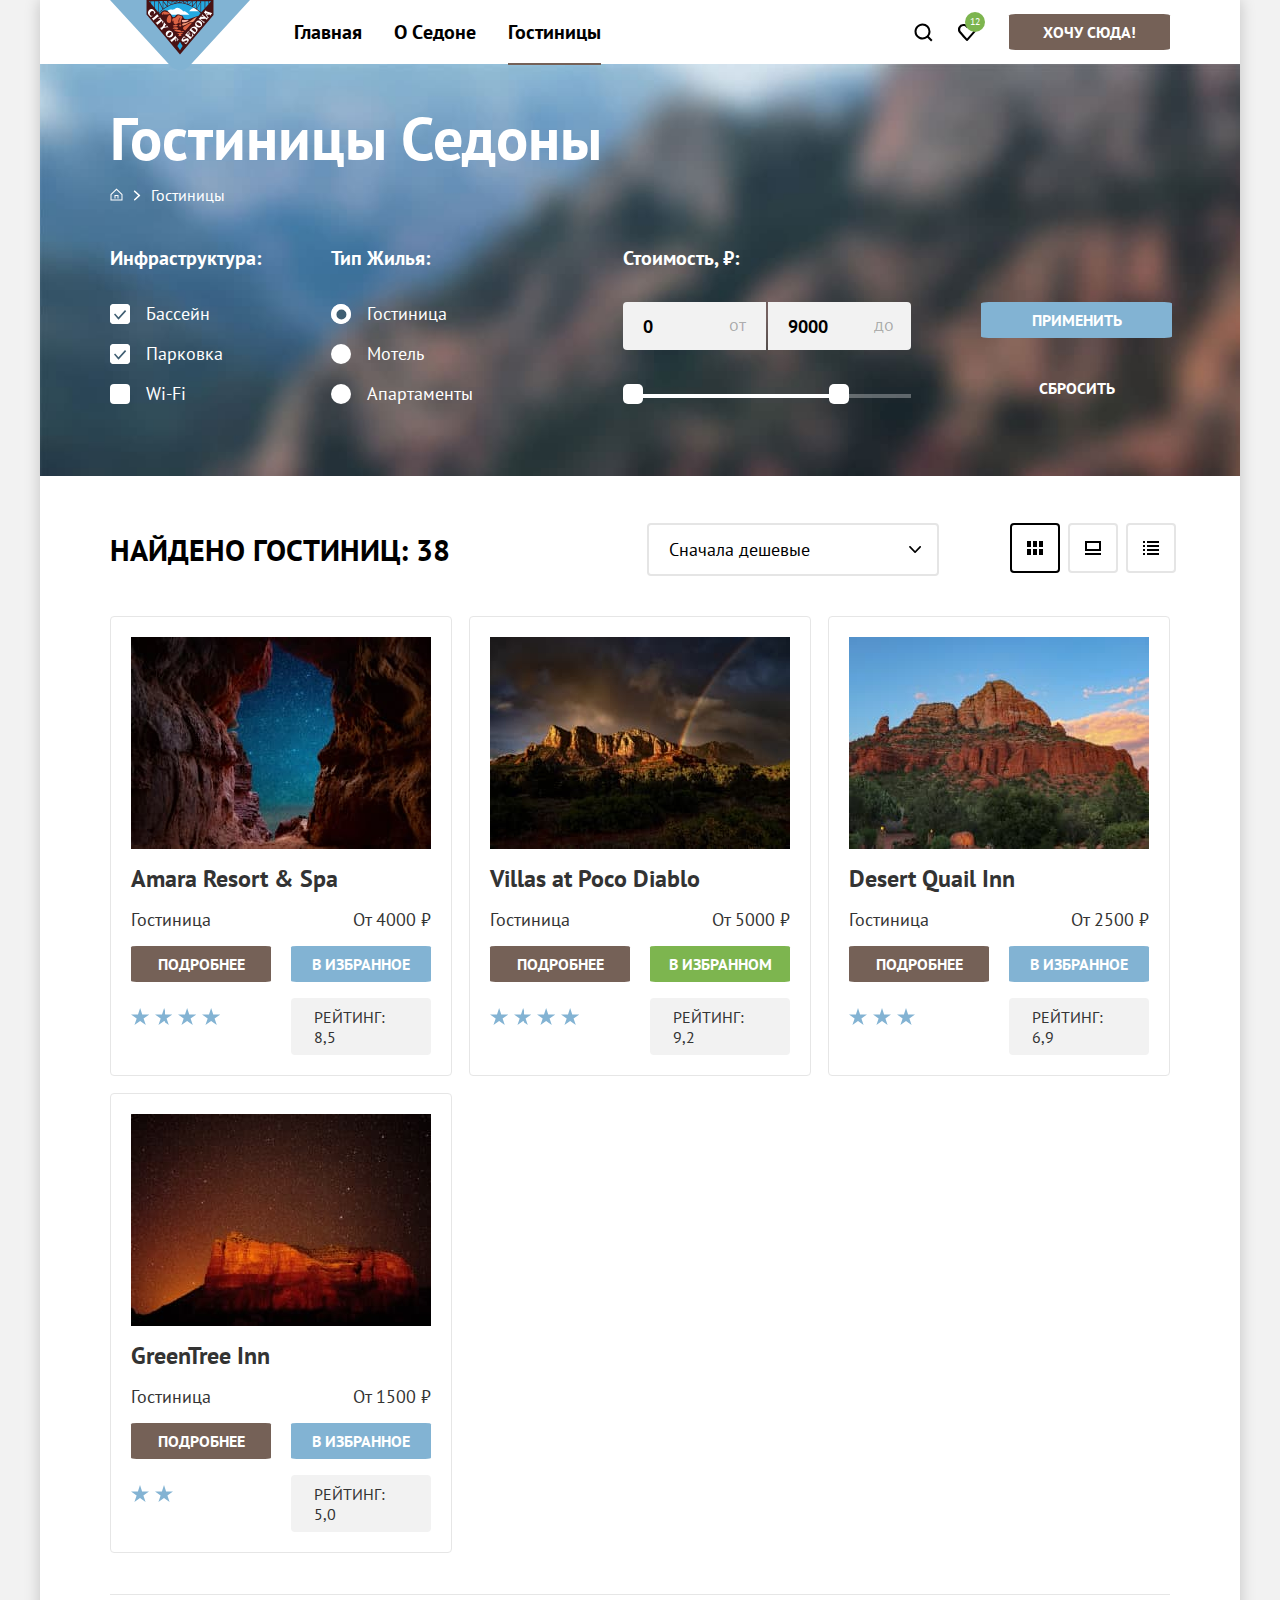
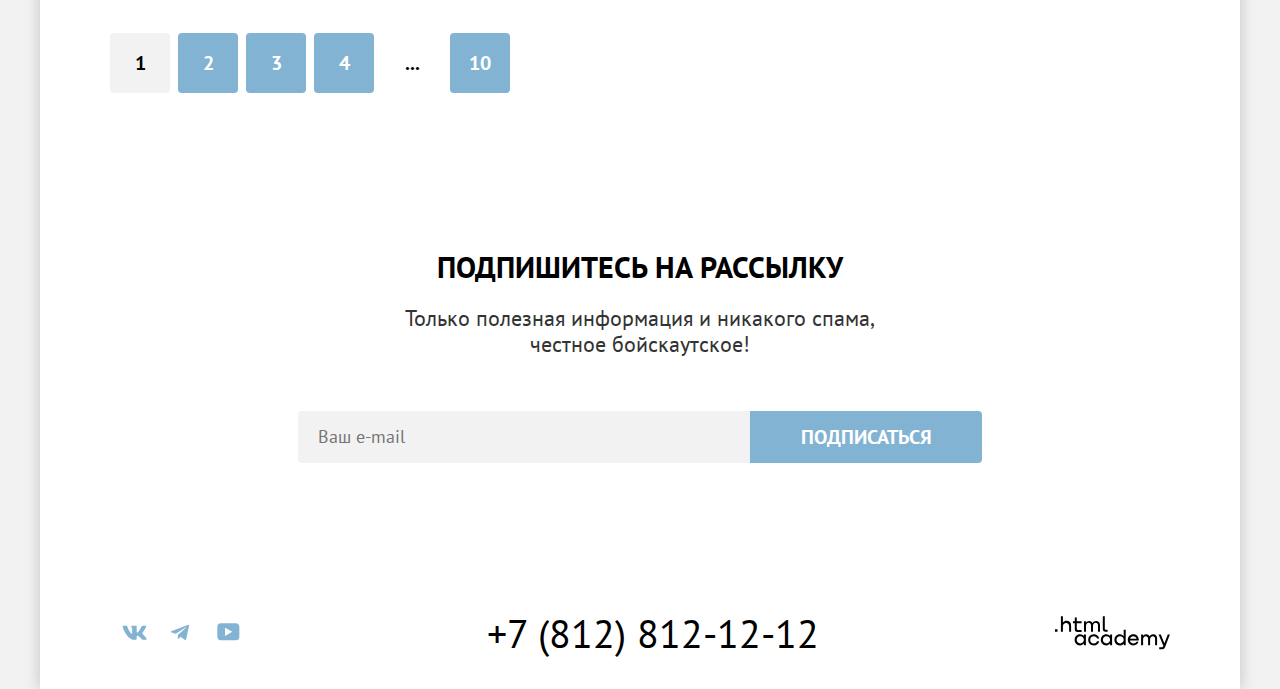
<file: 10/catalog.html>
<!DOCTYPE html>
<html lang="en">
  <head>
    <meta charset="utf-8">
    <title>Каталог</title>
    <link rel="icon" href="favicon.ico">
    <link rel="icon" type="image/png" sizes="32x32" href="images/favicon.png">
    <link rel="stylesheet" href="styles/styles.css">
    <base href="https://htmlacademy-htmlcss.github.io/2058105-sedona-35/10/">
</head>
  <body>
    <div class="container">
  <header class="page-header">
    <nav class="navigation">
      <a class="navigation-logo" href="index.html">
        <img src="images/icons/logo.svg" width="140" height="70" alt="Логотип Седоны.">
      </a>
      <ul class="navigation-list reset-list">
        <li class="navigation-item">
          <a class="navigation-link" href="index.html">Главная</a>
        </li>
        <li>
          <a class="navigation-link" href="#">О Cедоне</a>
        </li>
        <li class="navigation-item current-item">
          <a class="navigation-link current" href="#">Гостиницы</a>
        </li>
      </ul>
      <ul class="navigation-list navigation-user reset-list">
        <li class="navigation-item">
          <a class="navigation-link search-link" href="#">
            <span class="visually-hidden">Поиск.</span>
          </a>
        </li>
        <li class="navigation-item">
          <a class="navigation-link favorite-link" href="#">
            <span class="visually-hidden">Избранное</span>
            <span class="favorite">12</span>
          </a>
        </li>
      </ul>
        <a class="button nav-button" href="#">Хочу сюда!</a>
      </nav>
  </header>

   <main class="catalog-page main-container">
    <div class="sorting-container">
        <h1 class="catalog-header">Гостиницы Седоны</h1>
    <ul class="breadcrumbs reset-list">
    <li class="breadcrumbs-item">
        <a href="index.html">
            <span class="visually-hidden">Главная.</span>
            <svg class="breadcrumbs-link" aria-hidden="true" focusable="false" width="13" height="13" fill="#fff" xmlns="http://www.w3.org/2000/svg"><path d="m6.5.5-6 5.8v6.2h12V6.3L6.5.5Zm5 11h-10V6.7l5-4.8 5 4.8v4.8Z"/><path d="M4.5 10.5h1V8h2v2.5h1V7h-4v3.5Z"/></svg>
        </a>
    </li>
    <li class="breadcrumbs-item">
      <svg class="breadcrumbs-link link-arrow" aria-hidden="true" focusable="false" width="8" height="11" fill="#fff" xmlns="http://www.w3.org/2000/svg"><path d="M6.92 4.97 2.17.72c-.25-.25-.75-.25-1.13 0-.37.25-.25.75 0 1l4.13 3.75-4 3.75a.76.76 0 0 0 0 1c0 .12.37.25.5.25.12 0 .37-.13.5-.25l4.75-4.25a.59.59 0 0 0 0-1Z"/></svg>
        <a class="breadcrumbs-link">Гостиницы</a>
    </li>
   </ul>
   <section class="filter-main">
       <h2 class="visually-hidden">Фильтры по поиску жилья.</h2>
         <form class="filter" action="https://echo.htmlacademy.ru">
         <fieldset class="filter-group">
            <legend class="filter-title">Инфраструктура:</legend>
         <ul class="filter-list reset-list">
         <li class="filter-item">
            <label class="control">
                 <input class="control-input visually-hidden" type="checkbox" name="pool" checked>
                 <span class="control-mark"></span>
                 <span>Бассейн</span>
            </label>
         </li>
         <li class="filter-item">
            <label class="control">
            <input class="control-input visually-hidden" type="checkbox" name="parking" checked>
            <span class="control-mark"></span>
            <span>Парковка</span>
         </label>
         </li>
         <li class="filter-item">
             <label class="control">
             <input class="control-input visually-hidden" type="checkbox" name="internet" >
             <span class="control-mark"></span>
             <span>Wi-Fi</span>
         </label>
         </li>
        </ul>
         </fieldset>

         <fieldset class="filter-group">
            <legend class="filter-title">Тип Жилья:</legend>
            <ul class="filter-list reset-list">
          <li class="filter-item">
              <label class="control">
              <input class="control-input visually-hidden" type="radio" name="type-hotel" value="hotel" checked>
              <span class="control-mark"></span>
              <span>Гостиница</span>
              </label>
          </li>
          <li class="filter-item">
              <label class="control">
              <input class="control-input visually-hidden" type="radio" name="type-hotel" value="motel">
              <span class="control-mark"></span>
              <span>Мотель</span>
          </label>
          </li>
          <li class="filter-item">
              <label class="control">
              <input class="control-input visually-hidden" type="radio" name="type-hotel"  value="apartments">
              <span class="control-mark"></span>
              <span>Апартаменты</span>
          </label>
          </li>
          </ul>
        </fieldset>

        <fieldset class="filter-group-price">
         <legend class="filter-title">Стоимость, ₽:</legend>
         <div class="wrapper-price">
           <label>
             <input class="range-input min-input" type="number" name="min-price" value="0">
             <span class="fix-price">от</span>
           </label>
           <label>
             <input class="range-input max-input" type="number" name="max-price" value="9000">
             <span class="fix-price">до</span>
           </label>
         </div>
         <div class="range-scale">
           <div class="range-bar" style="left: 0; width: 216px">
            <button type="button" class="range-toggle toggle-min">
              <span class="visually-hidden">Изменить минимальную цену.</span>
            </button>
            <button type="button" class="range-toggle toggle-max">
              <span class="visually-hidden">Изменить максимальную цену.</span>
            </button>
          </div>
         </div>
        </fieldset>
       <div class="filter-group-button">
         <button class="button button-filter" type="submit">Применить</button>
         <button class="button button-clear" type="reset">Сбросить</button>
       </div>
      </form>
     </section>
   </div>

   <section class="all-hotels">
    <h2 class="heading heading-catalog">Найдено гостиниц: 38</h2>
    <select class="select-control" aria-label="Сортировка">
        <option value="cheap">Сначала дешевые</option>
        <option value="popular">Сначала популярные</option>
        <option value="expensive">Сначала дорогие</option>
    </select>
    <div class="view-group">
<a class="view-item view-current" href="#">
    <span class="visually-hidden">Показать карточки.</span>
    <svg class="view-icon" aria-hidden="true" focusable="false" width="16" height="14" viewBox="0 0 16 14" fill="none" xmlns="http://www.w3.org/2000/svg">
      <path d="M4 0H0V6H4V0Z" fill="black"/>
      <path d="M16 0H12V6H16V0Z" fill="black"/>
      <path d="M10 0H6V6H10V0Z" fill="black"/>
      <path d="M4 8H0V14H4V8Z" fill="black"/>
      <path d="M16 8H12V14H16V8Z" fill="black"/>
      <path d="M10 8H6V14H10V8Z" fill="black"/>
    </svg>
</a>
<a class="view-item" href="#">
    <span class="visually-hidden">Показать по одному варианту.</span>
    <svg class="view-icon" aria-hidden="true" focusable="false" width="16" height="14" viewBox="0 0 16 14" fill="none" xmlns="http://www.w3.org/2000/svg">
      <path d="M16 12H0V14H16V12Z" fill="black"/>
      <path d="M14 2V8H2V2H14ZM16 0H0V10H16V0Z" fill="black"/>
    </svg>
</a>
<a class="view-item" href="#">
    <span class="visually-hidden">Показать списком.</span>
    <svg class="view-icon" aria-hidden="true" focusable="false" width="16" height="14" viewBox="0 0 16 14" fill="none" xmlns="http://www.w3.org/2000/svg">
      <path d="M2 0H0V2H2V0Z" fill="black"/>
      <path d="M16 0H4V2H16V0Z" fill="black"/>
      <path d="M2 4H0V6H2V4Z" fill="black"/>
      <path d="M16 4H4V6H16V4Z" fill="black"/>
      <path d="M2 8H0V10H2V8Z" fill="black"/>
      <path d="M16 8H4V10H16V8Z" fill="black"/>
      <path d="M2 12H0V14H2V12Z" fill="black"/>
      <path d="M16 12H4V14H16V12Z" fill="black"/>
      </svg>
</a>
    </div>
   </section>
   <section class="hotels">
    <ul class="choose-hotel-list reset-list">
    <li class="choose-hotel-item">
        <img class="choose-hotel-pic" src="images/hotels/hotel-amara.jpg" width="300" height="212" alt="вид из окна гостиницы на скалы.">
          <h3 class="hotel-title">Amara Resort & Spa</h3>
          <span>Гостиница</span>
          <span class="card-price">От 4000 ₽</span>
          <a class="button button-card" href="#">Подробнее</a>
          <button class="button button-favorite" type="submit">В избранное</button>
          <div class="star star-4">
          <span class="visually-hidden">четыре звезды.</span>
          </div>
          <span class="rating">Рейтинг: 8,5</span>
    </li>
    <li class="choose-hotel-item">
        <img class="choose-hotel-pic" src="images/hotels/hotel-villas.jpg" width="300" height="212" alt="вид из окна гостиницы на предгорье на рассвете.">
        <h3 class="hotel-title">Villas at Poco Diablo</h3>
        <span>Гостиница</span>
        <span class="card-price">От 5000 ₽</span>
        <a class="button button-card" href="#">Подробнее</a>
        <button class="button button-green" type="submit">В избранном</button>
        <div class="star star-4">
        <span class="visually-hidden">четыре звезды.</span>
        </div>
        <span class="rating">Рейтинг: 9,2</span>
    </li>
    <li class="choose-hotel-item">
        <img class="choose-hotel-pic" src="images/hotels/hotel-desert.jpg" width="300" height="212" alt="вид из окна гостиницы на зеленые горы.">
        <h3 class="hotel-title">Desert Quail Inn</h3>
        <span>Гостиница</span>
        <span class="card-price">От 2500 ₽</span>
        <a class="button button-card" href="#">Подробнее</a>
        <button class="button button-favorite" type="submit">В избранное</button>
        <div class="star star-3">
        <span class="visually-hidden">три звезды.</span>
        </div>
        <span class="rating">Рейтинг: 6,9</span>
    </li>
    <li class="choose-hotel-item">
        <img class="choose-hotel-pic" src="images/hotels/hotel-green-tree.jpg" width="300" height="212" alt="вид из окна гостиницы на большую гору на за фоне звездног неба.">
        <h3 class="hotel-title">GreenTree Inn</h3>
        <span>Гостиница</span>
        <span class="card-price">От 1500 ₽</span>
        <a class="button button-card" href="#">Подробнее</a>
        <button class="button button-favorite" type="submit">В избранное</button>
        <div class="star star-2">
        <span class="visually-hidden">две звезды.</span>
        </div>
        <span class="rating">Рейтинг: 5,0</span>
    </li>
</ul>
</section>
<ul class="pagination reset-list">
    <li class="pagination-item">
      <a class="pagination-link pagination-current">1</a>
    </li>
    <li class="pagination-item">
      <a class="pagination-link" href="#">2</a>
    </li>
    <li class="pagination-item">
      <a class="pagination-link" href="#">3</a>
    </li>
    <li class="pagination-item">
      <a class="pagination-link" href="#">4</a>
    </li>
    <li class="pagination-item">
        <a class="pagination-link pagination-more" href="#">...</a>
    </li>
    <li class="pagination-item">
      <a class="pagination-link" href="#">10</a>
    </li>
  </ul>
    </main>
    <footer class="page-footer">
    <section class="subscribe-catalog">
      <h2 class="heading">Подпишитесь на рассылку</h2>
      <p class="text">
        Только полезная информация и никакого спама,<br> честное бойскаутское!
      </p>
        <form class="email-form" action="https://echo.htmlacademy.ru/">
          <label for="user-email">
          <span class="visually-hidden">Email.</span>
          <input class="input-subscribe" type="email" name="user-email" id="user-email" placeholder="Ваш e-mail">
        </label>
          <button class="button-big button-blue button-border" type="submit">Подписаться</button>
        </form>
    </section>
  <div class="footer-container">
   <section class="footer-social">
    <h3 class="visually-hidden">Социальные сети.</h3>
    <ul class="footer-social-list reset-list">
      <li class="footer-social-item">
        <a class="social-link" href="https://vk.com/htmlacademy">
          <span class="visually-hidden">ВКонтакте.</span>
          <svg class="social-icon" aria-hidden="true" focusable="false" width="25" height="15" fill="none" xmlns="http://www.w3.org/2000/svg"><path fill-rule="evenodd" clip-rule="evenodd" d="M24.12 1.8c.16-.54 0-.94-.8-.94H20.7c-.67 0-.98.34-1.15.73 0 0-1.33 3.2-3.22 5.27-.61.6-.9.8-1.23.8-.16 0-.41-.2-.41-.75v-5.1c0-.66-.19-.95-.74-.95H9.82c-.42 0-.67.3-.67.59 0 .62.95.76 1.04 2.51v3.8c0 .83-.15.98-.48.98-.9 0-3.06-3.2-4.34-6.88-.25-.72-.5-1-1.18-1H1.57c-.75 0-.9.34-.9.73 0 .68.89 4.07 4.14 8.55 2.17 3.06 5.23 4.72 8 4.72 1.68 0 1.88-.37 1.88-1v-2.32c0-.74.16-.88.7-.88.38 0 1.05.19 2.6 1.66 1.79 1.75 2.08 2.54 3.08 2.54h2.63c.75 0 1.12-.37.9-1.1-.23-.72-1.08-1.77-2.2-3.02-.62-.71-1.54-1.48-1.82-1.86-.39-.5-.28-.71 0-1.15 0 0 3.2-4.42 3.54-5.93Z"/></svg>
        </a>
      </li>
      <li class="footer-social-item">
        <a class="social-link" href="https://t.me/htmlacademy ">
          <span class="visually-hidden">Telegram.</span>
          <svg  class="social-icon" aria-hidden="true" focusable="false" width="18" height="16" fill="none" xmlns="http://www.w3.org/2000/svg"><path d="M16.79.96.84 7.1c-1.09.44-1.08 1.05-.2 1.32l4.1 1.28 9.47-5.98c.44-.27.85-.13.52.17l-7.68 6.93-.28 4.22c.41 0 .6-.2.83-.41l1.99-1.94 4.13 3.06c.77.42 1.31.2 1.5-.71l2.72-12.8c.28-1.1-.43-1.61-1.16-1.28Z"/></svg>
        </a>
      </li>
      <li class="footer-social-item">
        <a class="social-link" href="https://www.youtube.com/user/htmlacademyru">
          <span class="visually-hidden">youtube.</span>
          <svg class="social-icon" aria-hidden="true" focusable="false"  width="23" height="18" fill="none" xmlns="http://www.w3.org/2000/svg"><path d="M18.94.36H3.51C1.65.36.33 1.95.33 3.76v10.09c0 1.91 1.32 3.5 3.18 3.5h15.65c1.64 0 3.17-1.59 3.17-3.4V3.76c-.22-1.8-1.53-3.4-3.39-3.4ZM7.99 12.89V4.82l7.34 4.04-7.34 4.03Z"/></svg>
        </a>
      </li>
    </ul>
  </section>

  <section class="footer-contacts">
    <h3 class="visually-hidden">Контакты.</h3>
    <a class="contacts-phone" href="tel:+78128121212">+7 (812) 812-12-12</a>
  </section>
  <section class="footer-logo">
    <h3 class="visually-hidden">Логотип html-Academy.</h3>
      <a class="footer-link" href="https://htmlacademy.ru/">
         <svg class="footer-icon" aria-hidden="true" focusable="false" width="115" height="34" fill="none" xmlns="http://www.w3.org/2000/svg"><path d="M0 13.26v2.6h2.5v-2.6H0ZM11.6 4.86c-1.6 0-2.8.7-3.6 1.7h-.1V.36h-2v15.5h2v-5.3c0-2.1 1.3-3.6 3.3-3.6 1.8 0 2.9 1.4 2.9 3.2v5.7h2v-6.1c.1-3-1.8-4.9-4.5-4.9ZM26.6 5.16h-4.8v-3.7h-2v3.8h-1.9v2h1.9v6c0 1.7 1 2.7 2.7 2.7h4.1v-2h-3.7c-.7 0-1.1-.4-1.1-1.1v-5.7h4.8v-2ZM41.1 4.96c-1.6 0-2.9.8-3.5 2.1h-.1c-.6-1.2-1.8-2.1-3.4-2.1-1.4 0-2.5.8-3.1 1.8h-.1v-1.6H29v10.6h2v-5.4c0-2 1-3.5 2.6-3.5 1.5 0 2.4 1 2.4 2.6v6.3h2v-5.6c0-2.4 1.4-3.3 2.6-3.3 1.5 0 2.4 1 2.4 2.6v6.3h2v-6.5c.1-2.5-1.4-4.3-3.9-4.3ZM47.8 13.06c0 1.7 1 2.7 2.8 2.7h2v-2h-1.7c-.7 0-1.1-.4-1.1-1.1V.36h-2v12.7ZM28.9 20.06c-.9-1.1-2.2-1.8-3.9-1.8-3.1 0-5.4 2.3-5.4 5.6s2.3 5.6 5.4 5.6c1.8 0 3-.8 3.8-1.9h.1v1.6h2v-10.6h-2v1.5Zm-3.6 7.4c-2.2 0-3.6-1.6-3.6-3.6s1.4-3.6 3.6-3.6 3.6 1.6 3.6 3.6c0 1.9-1.4 3.6-3.6 3.6ZM44.2 22.36c-.5-2.4-2.6-4.1-5.4-4.1a5.4 5.4 0 0 0-5.6 5.6c0 3.1 2.2 5.6 5.6 5.6 2.8 0 4.9-1.8 5.4-4.2h-2.1a3.4 3.4 0 0 1-3.3 2.3c-2.2 0-3.6-1.6-3.6-3.6s1.4-3.6 3.6-3.6c1.6 0 2.8 1 3.3 2.2h2.1v-.2ZM55.1 20.06c-.9-1.1-2.2-1.8-3.9-1.8-3.1 0-5.4 2.3-5.4 5.6s2.3 5.6 5.4 5.6c1.8 0 3-.8 3.8-1.9h.1v1.6h2v-10.6h-2v1.5Zm-3.6 7.4c-2.2 0-3.6-1.6-3.6-3.6s1.4-3.6 3.6-3.6 3.6 1.6 3.6 3.6c0 1.9-1.5 3.6-3.6 3.6ZM68.7 20.16c-.9-1.1-2.2-1.9-3.9-1.9-3.1 0-5.4 2.3-5.4 5.6s2.2 5.6 5.4 5.6c1.7 0 3-.8 3.8-1.8h.1v1.5h2v-15.4h-2v6.4Zm-3.6 7.3c-2.2 0-3.6-1.6-3.6-3.6s1.4-3.6 3.6-3.6 3.6 1.6 3.6 3.6c-.1 2-1.5 3.6-3.6 3.6ZM78.3 18.26c-3.3 0-5.5 2.5-5.5 5.6 0 3 2.1 5.6 5.5 5.6 2.5 0 4.5-1.3 5.2-3.6h-2.1c-.5 1-1.6 1.6-3 1.6-1.9 0-3.3-1.3-3.4-2.9h8.8c.2-3.6-2-6.3-5.5-6.3Zm0 1.9c1.7 0 3 1 3.3 2.6h-6.5c.3-1.5 1.5-2.6 3.2-2.6ZM98.2 18.26c-1.6 0-2.9.8-3.6 2h-.1c-.6-1.2-1.8-2-3.4-2-1.4 0-2.5.7-3.1 1.8v-1.5h-1.9v10.6h2v-5.4c0-2 1-3.4 2.6-3.5 1.5 0 2.4 1 2.4 2.6v6.3h2v-5.6c0-2.4 1.4-3.3 2.6-3.3 1.5 0 2.4 1 2.4 2.6v6.3h2v-6.5c.1-2.6-1.4-4.4-3.9-4.4ZM109.4 27.36l-3.6-8.9h-2.2l4.8 11.6c-.3.9-.7 1.2-1.7 1.2h-2.5v2h2.5c1.8 0 2.8-.8 3.5-2.6l4.7-12.2h-2.1l-3.4 8.9Z" /></svg>
      </a>
  </section>
</div>
  </footer>
    </div>
  </body>
</html>
</file>
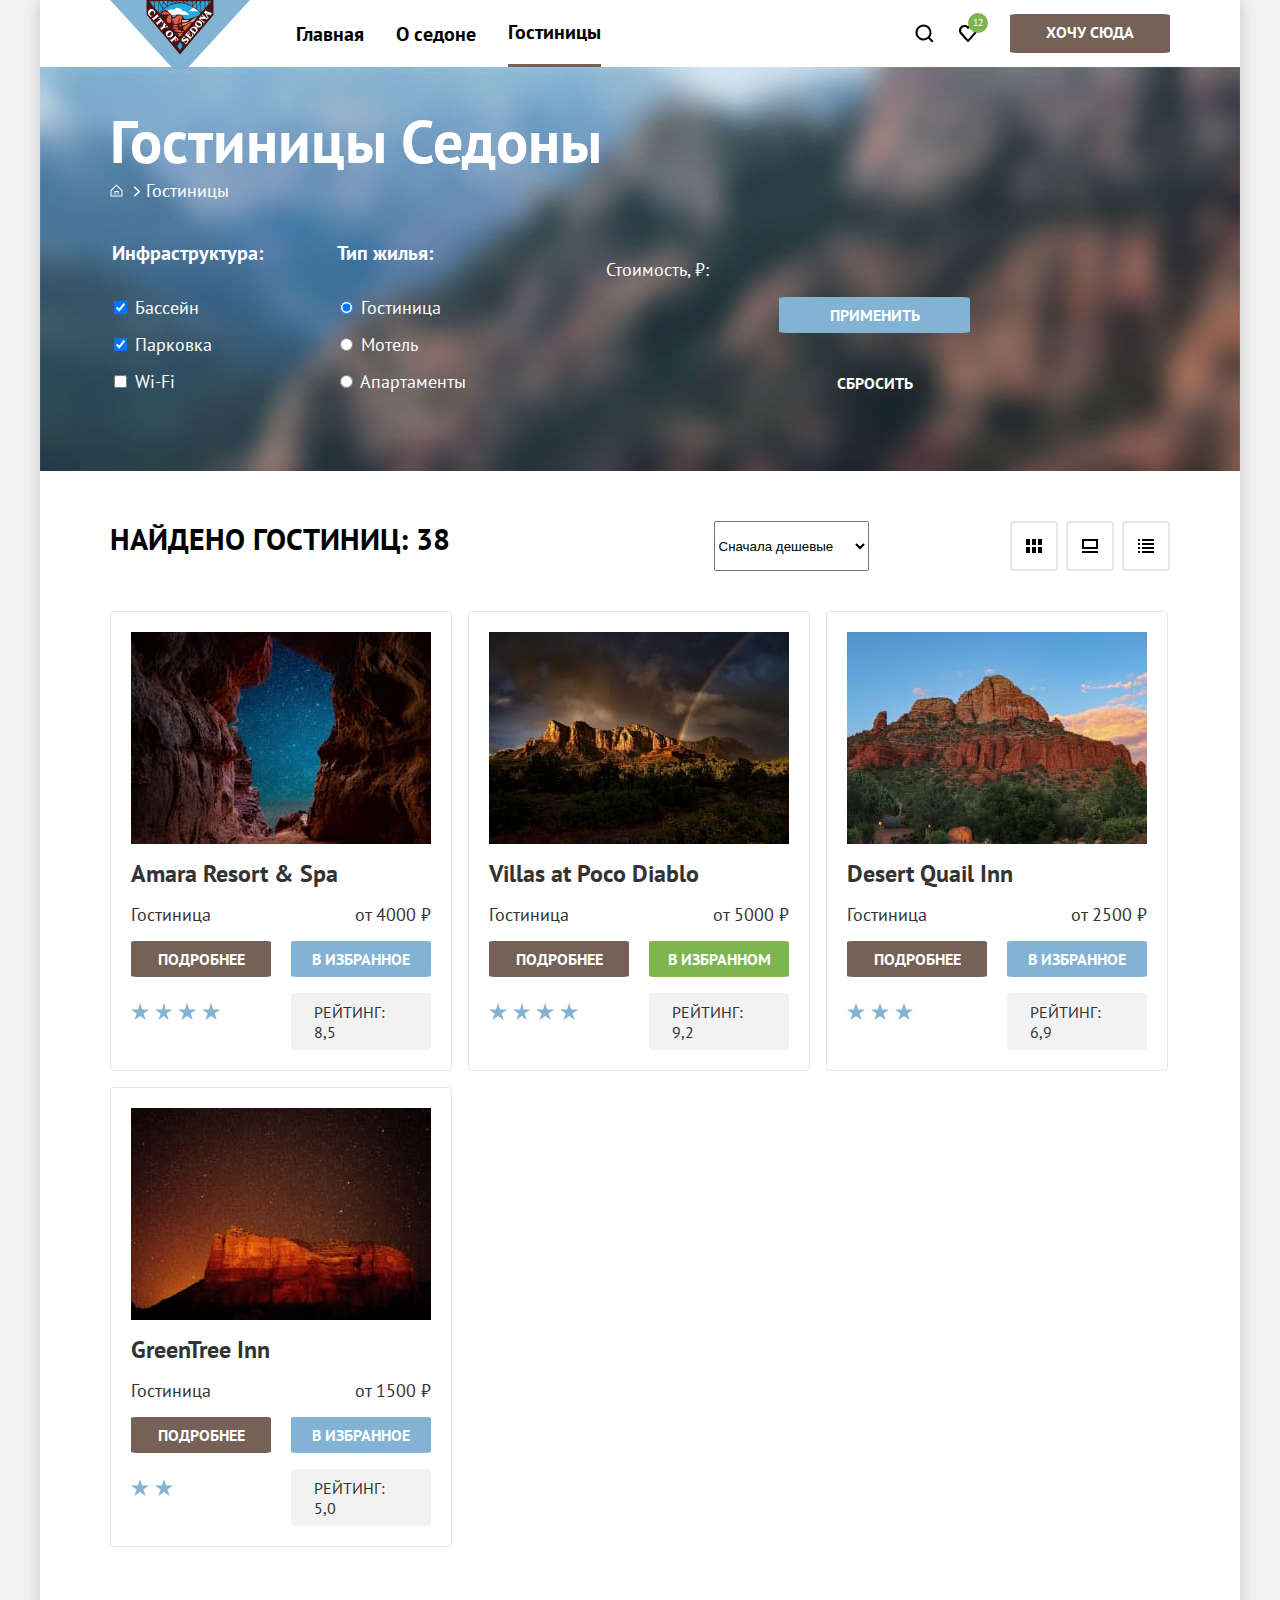
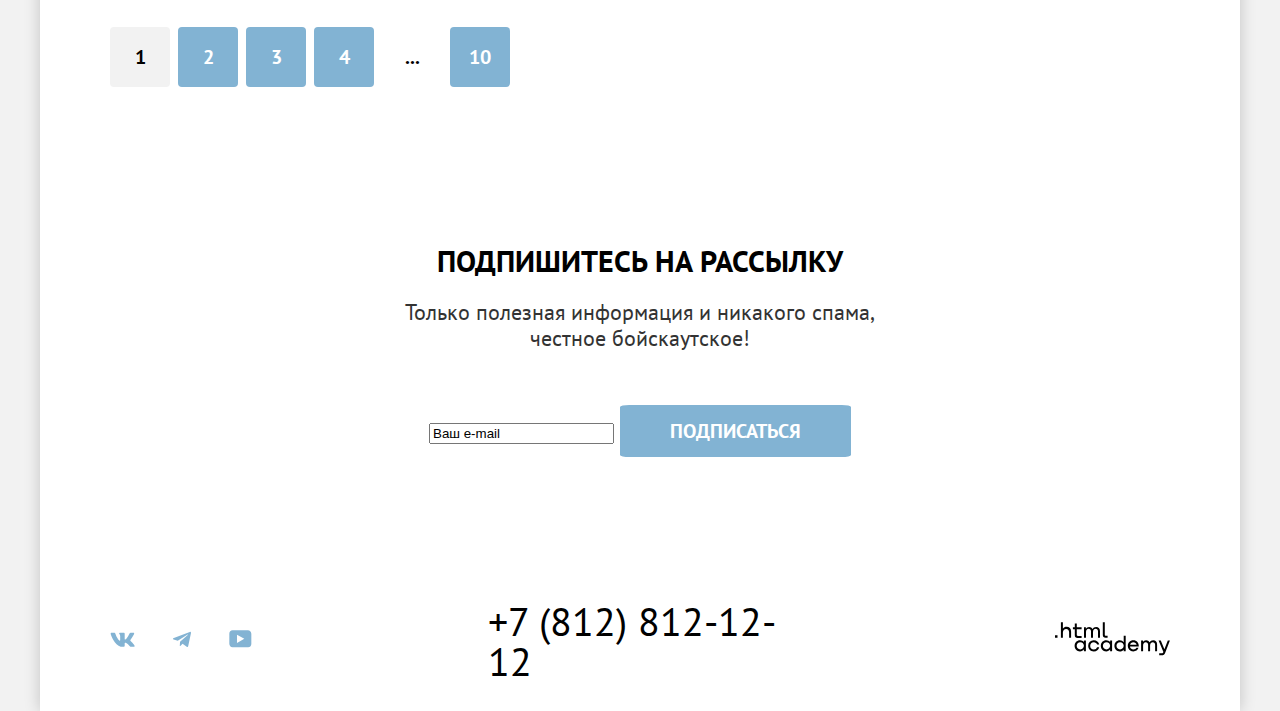
<file: 8/catalog.html>
<!DOCTYPE html>
<html lang="en">
  <head>
    <meta charset="utf-8">
    <title>Каталог</title>
    <link rel="stylesheet" href="styles/styles.css">
    <base href="https://htmlacademy-htmlcss.github.io/2058105-sedona-35/8/">
</head>
  <body>
    <div class="container">
  <header class="page-header">
    <nav class="navigation">
      <a class="navigation-logo" href="index.html">
        <img src="images/icons/logo.svg" width="140" height="70" alt="Логотип Седоны">
      </a>
      <ul class="navigation-list reset-list">
        <li class="navigation-item">
          <a class="navigation-link" href="index.html">Главная</a>
        </li>
        <li>
          <a class="navigation-link" href="#"> О седоне</a>
        </li>
        <li class="navigation-item">
          <a class="navigation-link current" href="#">Гостиницы</a>
        </li>
      </ul>
      <ul class="navigation-list navigation-user reset-list">
        <li class="navigation-item">
          <a class="navigation-link" href="#">
            <span class="visually-hidden">Поиск</span>
          </a>
        </li>
        <li class="navigation-item">
          <a class="navigation-link" href="#">
            <span class="visually-hidden">Избранное</span>
            <span class="favorite">12</span>
          </a>
        </li>
      </ul>
        <a class="button nav-button" href="#">Хочу сюда</a>
      </nav>
  </header>

   <main class="catalog-page main-container">
    <div class="sorting-container">
        <h1 class="catalog-header">Гостиницы Седоны</h1>
    <ul class="breadcrumbs reset-list">
    <li class="breadcrumbs-item">
        <a href="index.html">
            <span class="visually-hidden">Главная</span>
            <svg class="breadcrumbs-link" width="13" height="13" fill="#fff" xmlns="http://www.w3.org/2000/svg"><path d="m6.5.5-6 5.8v6.2h12V6.3L6.5.5Zm5 11h-10V6.7l5-4.8 5 4.8v4.8Z"/><path d="M4.5 10.5h1V8h2v2.5h1V7h-4v3.5Z"/></svg>
        </a>
    </li>
    <li class="breadcrumbs-item">
      <svg class="breadcrumbs-link" width="8" height="11" fill="#fff" xmlns="http://www.w3.org/2000/svg"><path d="M6.92 4.97 2.17.72c-.25-.25-.75-.25-1.13 0-.37.25-.25.75 0 1l4.13 3.75-4 3.75a.76.76 0 0 0 0 1c0 .12.37.25.5.25.12 0 .37-.13.5-.25l4.75-4.25a.59.59 0 0 0 0-1Z"/></svg>
        <a class="breadcrumbs-link">Гостиницы</a>
    </li>
   </ul>
   <section class="filter-main">
       <h2 class="visually-hidden">Фильтры по поиску жилья</h2>
         <form class="filter" action="https://echo.htmlacademy.ru">
         <fieldset class="filter-group">
            <legend class="filter-title">Инфраструктура:</legend>
         <ul class="filter-list reset-list">
         <li class="filter-item">
            <label class="control">
                 <input class="control-input" type="checkbox" name="pool" checked>
                 Бассейн
            </label>
         </li>
         <li class="filter-item">
            <label class="control">
            <input class="control-input" type="checkbox" name="parking" checked>
             Парковка
         </label>
         </li>
         <li class="filter-item">
             <label class="control">
             <input class="control-input" type="checkbox" name="internet" >
             Wi-Fi
         </label>
         </li>
             </ul>
         </fieldset>
         </form>
        <form class="filter" action="https://echo.htmlacademy.ru">
          <fieldset class="filter-group">
            <legend class="filter-title">Тип жилья:</legend>
            <ul class="filter-list reset-list">
          <li class="filter-item">
              <label class="control">
              <input class="control-input" type="radio" name="type-hotel" value="hotel" checked>
                  Гостиница
              </label>
          </li>
          <li class="filter-item">
              <label class="control">
              <input class="control-input" type="radio" name="type-hotel" value="motel">
              Мотель
          </label>
          </li>
          <li class="filter-item">
              <label class="control">
              <input class="control-input" type="radio" name="type-hotel"  value="apartments">
              Апартаменты
          </label>
          </li>
          </ul>
          </fieldset>
      </form>
       <div class="filter-group-price">
         <p> Стоимость, ₽:</p>
       </div>
       <div class="filter-group-button">
         <button class="button button-filter" type="submit">Применить</button>
         <button class="button button-clear" type="reset">Сбросить</button>
       </div>
     </section>
   </div>

   <section class="all-hotels">
    <h2 class="heading">Найдено гостиниц: 38</h2>
    <select class="select-control" aria-label="Сортировка">
        <option value="cheap">Сначала дешевые</option>
        <option value="popular">Сначала популярные</option>
        <option value="expensive">Сначала дорогие</option>
    </select>
    <div class="view-group">
<a class="view-item" href="#">
    <span class="visually-hidden">Показать карточки</span>
    <svg class="view-icon" aria-hidden="true" focusable="false" width="16" height="14" viewBox="0 0 16 14" fill="none" xmlns="http://www.w3.org/2000/svg">
      <path d="M4 0H0V6H4V0Z" fill="black"/>
      <path d="M16 0H12V6H16V0Z" fill="black"/>
      <path d="M10 0H6V6H10V0Z" fill="black"/>
      <path d="M4 8H0V14H4V8Z" fill="black"/>
      <path d="M16 8H12V14H16V8Z" fill="black"/>
      <path d="M10 8H6V14H10V8Z" fill="black"/>
    </svg>
</a>
<a class="view-item" href="#">
    <span class="visually-hidden">Показать по одному варианту</span>
    <svg class="view-icon" aria-hidden="true" focusable="false" width="16" height="14" viewBox="0 0 16 14" fill="none" xmlns="http://www.w3.org/2000/svg">
      <path d="M16 12H0V14H16V12Z" fill="black"/>
      <path d="M14 2V8H2V2H14ZM16 0H0V10H16V0Z" fill="black"/>
    </svg>
</a>
<a class="view-item" href="#">
    <span class="visually-hidden">Показать списком</span>
    <svg class="view-icon" aria-hidden="true" focusable="false" width="16" height="14" viewBox="0 0 16 14" fill="none" xmlns="http://www.w3.org/2000/svg">
      <path d="M2 0H0V2H2V0Z" fill="black"/>
      <path d="M16 0H4V2H16V0Z" fill="black"/>
      <path d="M2 4H0V6H2V4Z" fill="black"/>
      <path d="M16 4H4V6H16V4Z" fill="black"/>
      <path d="M2 8H0V10H2V8Z" fill="black"/>
      <path d="M16 8H4V10H16V8Z" fill="black"/>
      <path d="M2 12H0V14H2V12Z" fill="black"/>
      <path d="M16 12H4V14H16V12Z" fill="black"/>
      </svg>
</a>
    </div>
   </section>
   <section class="hotels">
    <ul class="choose-hotel-list reset-list">
    <li class="choose-hotel-item">
        <img class="choose-hotel-pic" src="images/hotels/hotel-amara.jpg" width="300" height="212" alt="#">
          <h3 class="hotel-title">Amara Resort & Spa</h3>
          <span>Гостиница</span>
          <span class="card-price">от 4000 ₽</span>
          <a class="button button-card">Подробнее</a>
          <button class="button button-favorite">В избранное</button>
          <div class="star star-4">
          <span class="visually-hidden">четыре звезды</span>
          </div>
          <span class="rating">Рейтинг: 8,5</span>
    </li>
    <li class="choose-hotel-item">
        <img class="choose-hotel-pic" src="images/hotels/hotel-villas.jpg" width="300" height="212" alt="#">
        <h3 class="hotel-title">Villas at Poco Diablo</h3>
        <span>Гостиница</span>
        <span class="card-price">от 5000 ₽</span>
        <a class="button button-card">Подробнее</a>
        <button class="button button-green">В избранном</button>
        <div class="star star-4">
        <span class="visually-hidden">четыре звезды</span>
        </div>
        <span class="rating">Рейтинг: 9,2</span>
    </li>
    <li class="choose-hotel-item">
        <img class="choose-hotel-pic" src="images/hotels/hotel-desert.jpg" width="300" height="212" alt="#">
        <h3 class="hotel-title">Desert Quail Inn</h3>
        <span>Гостиница</span>
        <span class="card-price">от 2500 ₽</span>
        <a class="button button-card">Подробнее</a>
        <button class="button button-favorite">В избранное</button>
        <div class="star star-3">
        <span class="visually-hidden">три звезды</span>
        </div>
        <span class="rating">Рейтинг: 6,9</span>
    </li>
    <li class="choose-hotel-item">
        <img class="choose-hotel-pic" src="images/hotels/hotel-green-tree.jpg" width="300" height="212" alt="#">
        <h3 class="hotel-title">GreenTree Inn</h3>
        <span>Гостиница</span>
        <span class="card-price">от 1500 ₽</span>
        <a class="button button-card">Подробнее</a>
        <button class="button button-favorite">В избранное</button>
        <div class="star star-2">
        <span class="visually-hidden">две звезды</span>
        </div>
        <span class="rating">Рейтинг: 5,0</span>
    </li>
</ul>
</section>
<ul class="pagination reset-list">
    <li class="pagination-item">
      <a class="pagination-link pagination-current">1</a>
    </li>
    <li class="pagination-item">
      <a class="pagination-link" href="#">2</a>
    </li>
    <li class="pagination-item">
      <a class="pagination-link" href="#">3</a>
    </li>
    <li class="pagination-item">
      <a class="pagination-link" href="#">4</a>
    </li>
    <li class="pagination-item">
        <a class="pagination-link pagination-more" href="#">...</a>
    </li>
    <li class="pagination-item">
      <a class="pagination-link" href="#">10</a>
    </li>
  </ul>
    </main>
    <footer class="page-footer">
    <section class="subscribe-catalog">
      <h2 class="heading">Подпишитесь на рассылку</h2>
      <p class="text">
        Только полезная информация и никакого спама,<br> честное бойскаутское!
      </p>
        <form class="email-form" action="https://echo.htmlacademy.ru/">
          <label for="user-email">
          <span class="visually-hidden">Email</span></label>
          <input type="email" name="user-email" id="user-email" value="Ваш e-mail">
          <button class="button-big button-blue" type="submit">Подписаться</button>
        </form>
    </section>
  <div class="footer-container">
   <section class="footer-social">
    <h3 class="visually-hidden">Социальные сети</h3>
    <ul class="footer-social-list reset-list">
      <li class="footer-social-item">
        <a class="social-link" href="https://vk.com/htmlacademy">
          <span class="visually-hidden">ВКонтакте</span>
          <svg class="social-icon" aria-hidden="true" focusable="false" width="25" height="15" fill="none" xmlns="http://www.w3.org/2000/svg"><path fill-rule="evenodd" clip-rule="evenodd" d="M24.12 1.8c.16-.54 0-.94-.8-.94H20.7c-.67 0-.98.34-1.15.73 0 0-1.33 3.2-3.22 5.27-.61.6-.9.8-1.23.8-.16 0-.41-.2-.41-.75v-5.1c0-.66-.19-.95-.74-.95H9.82c-.42 0-.67.3-.67.59 0 .62.95.76 1.04 2.51v3.8c0 .83-.15.98-.48.98-.9 0-3.06-3.2-4.34-6.88-.25-.72-.5-1-1.18-1H1.57c-.75 0-.9.34-.9.73 0 .68.89 4.07 4.14 8.55 2.17 3.06 5.23 4.72 8 4.72 1.68 0 1.88-.37 1.88-1v-2.32c0-.74.16-.88.7-.88.38 0 1.05.19 2.6 1.66 1.79 1.75 2.08 2.54 3.08 2.54h2.63c.75 0 1.12-.37.9-1.1-.23-.72-1.08-1.77-2.2-3.02-.62-.71-1.54-1.48-1.82-1.86-.39-.5-.28-.71 0-1.15 0 0 3.2-4.42 3.54-5.93Z"/></svg>
        </a>
      </li>
      <li class="footer-social-item">
        <a class="social-link" href="https://t.me/htmlacademy ">
          <span class="visually-hidden">Telegram</span>
          <svg  class="social-icon" aria-hidden="true" focusable="false" width="18" height="16" fill="none" xmlns="http://www.w3.org/2000/svg"><path d="M16.79.96.84 7.1c-1.09.44-1.08 1.05-.2 1.32l4.1 1.28 9.47-5.98c.44-.27.85-.13.52.17l-7.68 6.93-.28 4.22c.41 0 .6-.2.83-.41l1.99-1.94 4.13 3.06c.77.42 1.31.2 1.5-.71l2.72-12.8c.28-1.1-.43-1.61-1.16-1.28Z"/></svg>
        </a>
      </li>
      <li class="footer-social-item">
        <a class="social-link" href="https://www.youtube.com/user/htmlacademyru">
          <span class="visually-hidden">youtube</span>
          <svg class="social-icon" aria-hidden="true" focusable="false"  width="23" height="18" fill="none" xmlns="http://www.w3.org/2000/svg"><path d="M18.94.36H3.51C1.65.36.33 1.95.33 3.76v10.09c0 1.91 1.32 3.5 3.18 3.5h15.65c1.64 0 3.17-1.59 3.17-3.4V3.76c-.22-1.8-1.53-3.4-3.39-3.4ZM7.99 12.89V4.82l7.34 4.04-7.34 4.03Z"/></svg>
        </a>
      </li>
    </ul>
  </section>

  <section class="footer-contacts">
    <h3 class="visually-hidden">Контакты</h3>
    <a class="contacts-phone" href="tel:+78128121212">+7 (812) 812-12-12</a>
  </section>
  <section class="footer-logo">
    <h3 class="visually-hidden">Логотип html-Academy</h3>
      <a class="footer-link" href="https://htmlacademy.ru/">
         <svg class="footer-icon" aria-hidden="true" focusable="false" width="115" height="34" fill="none" xmlns="http://www.w3.org/2000/svg"><path d="M0 13.26v2.6h2.5v-2.6H0ZM11.6 4.86c-1.6 0-2.8.7-3.6 1.7h-.1V.36h-2v15.5h2v-5.3c0-2.1 1.3-3.6 3.3-3.6 1.8 0 2.9 1.4 2.9 3.2v5.7h2v-6.1c.1-3-1.8-4.9-4.5-4.9ZM26.6 5.16h-4.8v-3.7h-2v3.8h-1.9v2h1.9v6c0 1.7 1 2.7 2.7 2.7h4.1v-2h-3.7c-.7 0-1.1-.4-1.1-1.1v-5.7h4.8v-2ZM41.1 4.96c-1.6 0-2.9.8-3.5 2.1h-.1c-.6-1.2-1.8-2.1-3.4-2.1-1.4 0-2.5.8-3.1 1.8h-.1v-1.6H29v10.6h2v-5.4c0-2 1-3.5 2.6-3.5 1.5 0 2.4 1 2.4 2.6v6.3h2v-5.6c0-2.4 1.4-3.3 2.6-3.3 1.5 0 2.4 1 2.4 2.6v6.3h2v-6.5c.1-2.5-1.4-4.3-3.9-4.3ZM47.8 13.06c0 1.7 1 2.7 2.8 2.7h2v-2h-1.7c-.7 0-1.1-.4-1.1-1.1V.36h-2v12.7ZM28.9 20.06c-.9-1.1-2.2-1.8-3.9-1.8-3.1 0-5.4 2.3-5.4 5.6s2.3 5.6 5.4 5.6c1.8 0 3-.8 3.8-1.9h.1v1.6h2v-10.6h-2v1.5Zm-3.6 7.4c-2.2 0-3.6-1.6-3.6-3.6s1.4-3.6 3.6-3.6 3.6 1.6 3.6 3.6c0 1.9-1.4 3.6-3.6 3.6ZM44.2 22.36c-.5-2.4-2.6-4.1-5.4-4.1a5.4 5.4 0 0 0-5.6 5.6c0 3.1 2.2 5.6 5.6 5.6 2.8 0 4.9-1.8 5.4-4.2h-2.1a3.4 3.4 0 0 1-3.3 2.3c-2.2 0-3.6-1.6-3.6-3.6s1.4-3.6 3.6-3.6c1.6 0 2.8 1 3.3 2.2h2.1v-.2ZM55.1 20.06c-.9-1.1-2.2-1.8-3.9-1.8-3.1 0-5.4 2.3-5.4 5.6s2.3 5.6 5.4 5.6c1.8 0 3-.8 3.8-1.9h.1v1.6h2v-10.6h-2v1.5Zm-3.6 7.4c-2.2 0-3.6-1.6-3.6-3.6s1.4-3.6 3.6-3.6 3.6 1.6 3.6 3.6c0 1.9-1.5 3.6-3.6 3.6ZM68.7 20.16c-.9-1.1-2.2-1.9-3.9-1.9-3.1 0-5.4 2.3-5.4 5.6s2.2 5.6 5.4 5.6c1.7 0 3-.8 3.8-1.8h.1v1.5h2v-15.4h-2v6.4Zm-3.6 7.3c-2.2 0-3.6-1.6-3.6-3.6s1.4-3.6 3.6-3.6 3.6 1.6 3.6 3.6c-.1 2-1.5 3.6-3.6 3.6ZM78.3 18.26c-3.3 0-5.5 2.5-5.5 5.6 0 3 2.1 5.6 5.5 5.6 2.5 0 4.5-1.3 5.2-3.6h-2.1c-.5 1-1.6 1.6-3 1.6-1.9 0-3.3-1.3-3.4-2.9h8.8c.2-3.6-2-6.3-5.5-6.3Zm0 1.9c1.7 0 3 1 3.3 2.6h-6.5c.3-1.5 1.5-2.6 3.2-2.6ZM98.2 18.26c-1.6 0-2.9.8-3.6 2h-.1c-.6-1.2-1.8-2-3.4-2-1.4 0-2.5.7-3.1 1.8v-1.5h-1.9v10.6h2v-5.4c0-2 1-3.4 2.6-3.5 1.5 0 2.4 1 2.4 2.6v6.3h2v-5.6c0-2.4 1.4-3.3 2.6-3.3 1.5 0 2.4 1 2.4 2.6v6.3h2v-6.5c.1-2.6-1.4-4.4-3.9-4.4ZM109.4 27.36l-3.6-8.9h-2.2l4.8 11.6c-.3.9-.7 1.2-1.7 1.2h-2.5v2h2.5c1.8 0 2.8-.8 3.5-2.6l4.7-12.2h-2.1l-3.4 8.9Z" /></svg>
      </a>
  </section>
</div>
  </footer>
    </div>
  </body>
</html>
</file>
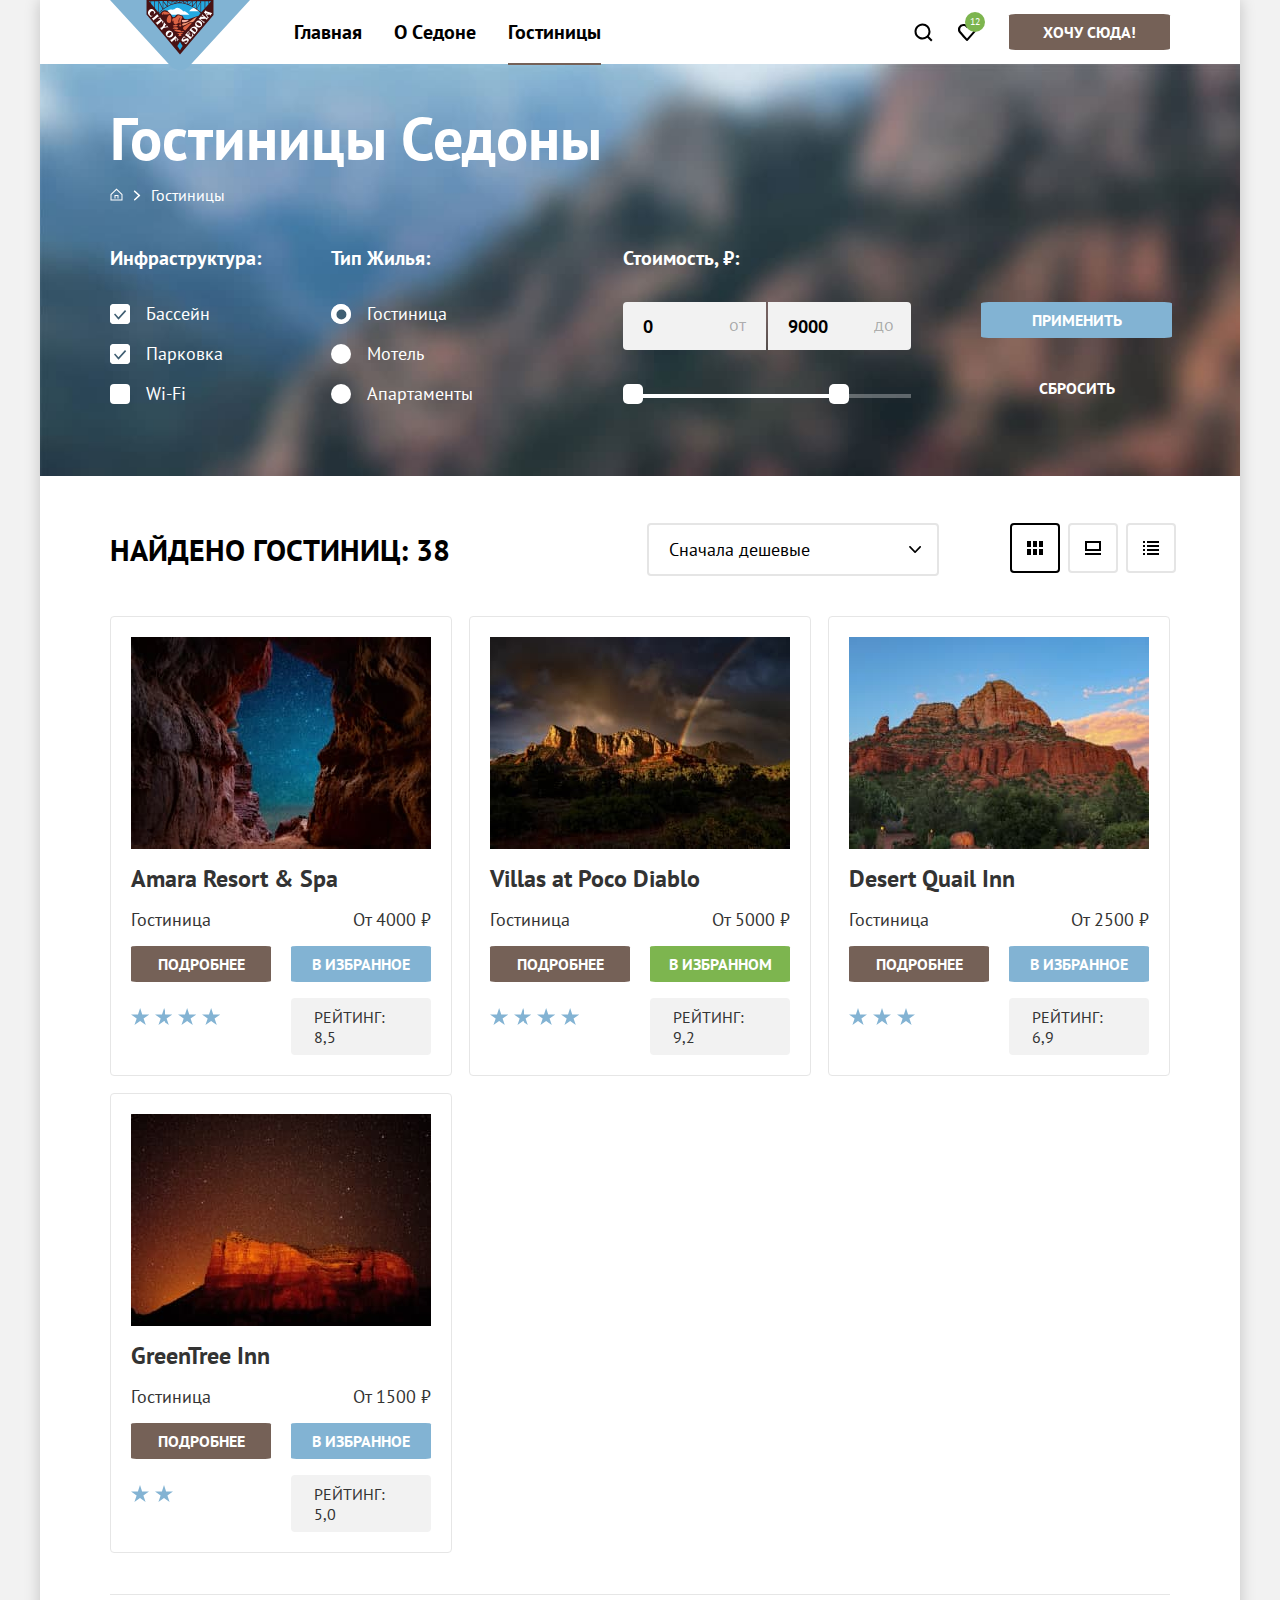
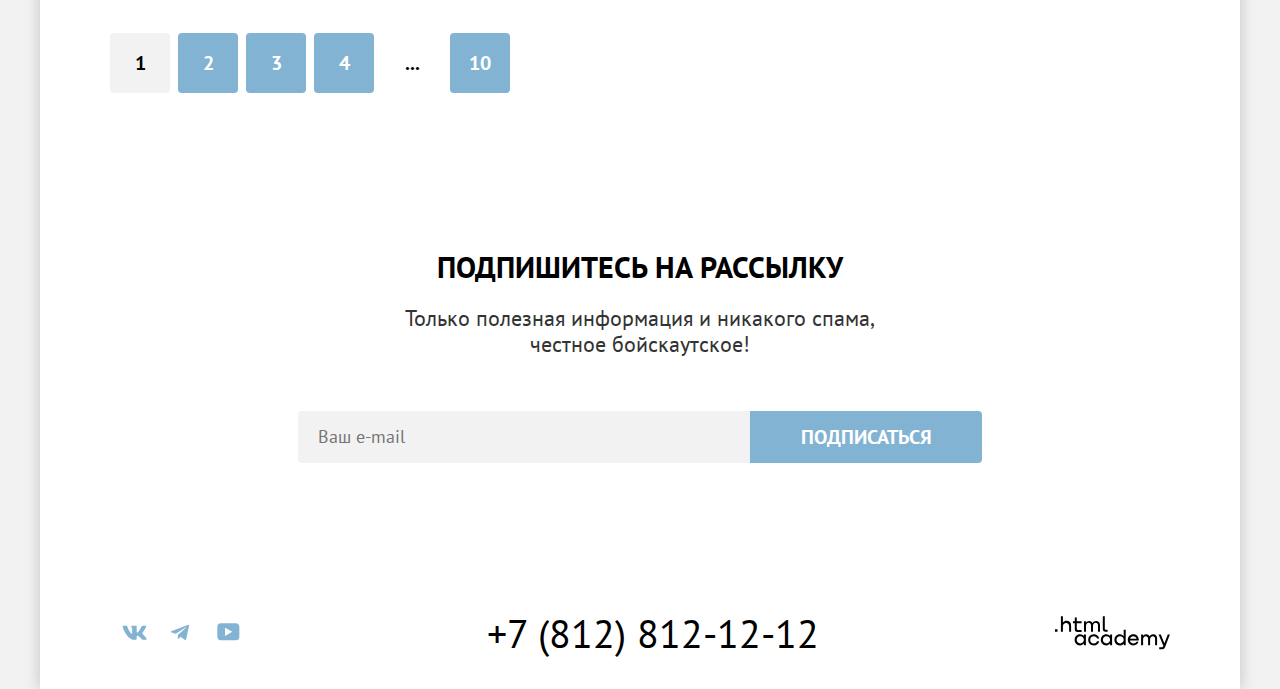
<file: master/catalog.html>
<!DOCTYPE html>
<html lang="en">
  <head>
    <meta charset="utf-8">
    <title>Каталог</title>
    <link rel="icon" href="favicon.ico">
    <link rel="icon" type="image/png" sizes="32x32" href="images/favicon.png">
    <link rel="stylesheet" href="styles/styles.css">
    <base href="https://htmlacademy-htmlcss.github.io/2058105-sedona-35/master/">
</head>
  <body>
    <div class="container">
  <header class="page-header">
    <nav class="navigation">
      <a class="navigation-logo" href="index.html">
        <img src="images/icons/logo.svg" width="140" height="70" alt="Логотип Седоны.">
      </a>
      <ul class="navigation-list reset-list">
        <li class="navigation-item">
          <a class="navigation-link" href="index.html">Главная</a>
        </li>
        <li>
          <a class="navigation-link" href="#">О Cедоне</a>
        </li>
        <li class="navigation-item current-item">
          <a class="navigation-link current" href="#">Гостиницы</a>
        </li>
      </ul>
      <ul class="navigation-list navigation-user reset-list">
        <li class="navigation-item">
          <a class="navigation-link search-link" href="#">
            <span class="visually-hidden">Поиск.</span>
          </a>
        </li>
        <li class="navigation-item">
          <a class="navigation-link favorite-link" href="#">
            <span class="visually-hidden">Избранное</span>
            <span class="favorite">12</span>
          </a>
        </li>
      </ul>
        <a class="button nav-button" href="#">Хочу сюда!</a>
      </nav>
  </header>

   <main class="catalog-page main-container">
    <div class="sorting-container">
        <h1 class="catalog-header">Гостиницы Седоны</h1>
    <ul class="breadcrumbs reset-list">
    <li class="breadcrumbs-item">
        <a href="index.html">
            <span class="visually-hidden">Главная.</span>
            <svg class="breadcrumbs-link" aria-hidden="true" focusable="false" width="13" height="13" fill="#fff" xmlns="http://www.w3.org/2000/svg"><path d="m6.5.5-6 5.8v6.2h12V6.3L6.5.5Zm5 11h-10V6.7l5-4.8 5 4.8v4.8Z"/><path d="M4.5 10.5h1V8h2v2.5h1V7h-4v3.5Z"/></svg>
        </a>
    </li>
    <li class="breadcrumbs-item">
      <svg class="breadcrumbs-link link-arrow" aria-hidden="true" focusable="false" width="8" height="11" fill="#fff" xmlns="http://www.w3.org/2000/svg"><path d="M6.92 4.97 2.17.72c-.25-.25-.75-.25-1.13 0-.37.25-.25.75 0 1l4.13 3.75-4 3.75a.76.76 0 0 0 0 1c0 .12.37.25.5.25.12 0 .37-.13.5-.25l4.75-4.25a.59.59 0 0 0 0-1Z"/></svg>
        <a class="breadcrumbs-link">Гостиницы</a>
    </li>
   </ul>
   <section class="filter-main">
       <h2 class="visually-hidden">Фильтры по поиску жилья.</h2>
         <form class="filter" action="https://echo.htmlacademy.ru">
         <fieldset class="filter-group">
            <legend class="filter-title">Инфраструктура:</legend>
         <ul class="filter-list reset-list">
         <li class="filter-item">
            <label class="control">
                 <input class="control-input visually-hidden" type="checkbox" name="pool" checked>
                 <span class="control-mark"></span>
                 <span>Бассейн</span>
            </label>
         </li>
         <li class="filter-item">
            <label class="control">
            <input class="control-input visually-hidden" type="checkbox" name="parking" checked>
            <span class="control-mark"></span>
            <span>Парковка</span>
         </label>
         </li>
         <li class="filter-item">
             <label class="control">
             <input class="control-input visually-hidden" type="checkbox" name="internet" >
             <span class="control-mark"></span>
             <span>Wi-Fi</span>
         </label>
         </li>
        </ul>
         </fieldset>

         <fieldset class="filter-group">
            <legend class="filter-title">Тип Жилья:</legend>
            <ul class="filter-list reset-list">
          <li class="filter-item">
              <label class="control">
              <input class="control-input visually-hidden" type="radio" name="type-hotel" value="hotel" checked>
              <span class="control-mark"></span>
              <span>Гостиница</span>
              </label>
          </li>
          <li class="filter-item">
              <label class="control">
              <input class="control-input visually-hidden" type="radio" name="type-hotel" value="motel">
              <span class="control-mark"></span>
              <span>Мотель</span>
          </label>
          </li>
          <li class="filter-item">
              <label class="control">
              <input class="control-input visually-hidden" type="radio" name="type-hotel"  value="apartments">
              <span class="control-mark"></span>
              <span>Апартаменты</span>
          </label>
          </li>
          </ul>
        </fieldset>

        <fieldset class="filter-group-price">
         <legend class="filter-title">Стоимость, ₽:</legend>
         <div class="wrapper-price">
           <label>
             <input class="range-input min-input" type="number" name="min-price" value="0">
             <span class="fix-price">от</span>
           </label>
           <label>
             <input class="range-input max-input" type="number" name="max-price" value="9000">
             <span class="fix-price">до</span>
           </label>
         </div>
         <div class="range-scale">
           <div class="range-bar" style="left: 0; width: 216px">
            <button type="button" class="range-toggle toggle-min">
              <span class="visually-hidden">Изменить минимальную цену.</span>
            </button>
            <button type="button" class="range-toggle toggle-max">
              <span class="visually-hidden">Изменить максимальную цену.</span>
            </button>
          </div>
         </div>
        </fieldset>
       <div class="filter-group-button">
         <button class="button button-filter" type="submit">Применить</button>
         <button class="button button-clear" type="reset">Сбросить</button>
       </div>
      </form>
     </section>
   </div>

   <section class="all-hotels">
    <h2 class="heading heading-catalog">Найдено гостиниц: 38</h2>
    <select class="select-control" aria-label="Сортировка">
        <option value="cheap">Сначала дешевые</option>
        <option value="popular">Сначала популярные</option>
        <option value="expensive">Сначала дорогие</option>
    </select>
    <div class="view-group">
<a class="view-item view-current" href="#">
    <span class="visually-hidden">Показать карточки.</span>
    <svg class="view-icon" aria-hidden="true" focusable="false" width="16" height="14" viewBox="0 0 16 14" fill="none" xmlns="http://www.w3.org/2000/svg">
      <path d="M4 0H0V6H4V0Z" fill="black"/>
      <path d="M16 0H12V6H16V0Z" fill="black"/>
      <path d="M10 0H6V6H10V0Z" fill="black"/>
      <path d="M4 8H0V14H4V8Z" fill="black"/>
      <path d="M16 8H12V14H16V8Z" fill="black"/>
      <path d="M10 8H6V14H10V8Z" fill="black"/>
    </svg>
</a>
<a class="view-item" href="#">
    <span class="visually-hidden">Показать по одному варианту.</span>
    <svg class="view-icon" aria-hidden="true" focusable="false" width="16" height="14" viewBox="0 0 16 14" fill="none" xmlns="http://www.w3.org/2000/svg">
      <path d="M16 12H0V14H16V12Z" fill="black"/>
      <path d="M14 2V8H2V2H14ZM16 0H0V10H16V0Z" fill="black"/>
    </svg>
</a>
<a class="view-item" href="#">
    <span class="visually-hidden">Показать списком.</span>
    <svg class="view-icon" aria-hidden="true" focusable="false" width="16" height="14" viewBox="0 0 16 14" fill="none" xmlns="http://www.w3.org/2000/svg">
      <path d="M2 0H0V2H2V0Z" fill="black"/>
      <path d="M16 0H4V2H16V0Z" fill="black"/>
      <path d="M2 4H0V6H2V4Z" fill="black"/>
      <path d="M16 4H4V6H16V4Z" fill="black"/>
      <path d="M2 8H0V10H2V8Z" fill="black"/>
      <path d="M16 8H4V10H16V8Z" fill="black"/>
      <path d="M2 12H0V14H2V12Z" fill="black"/>
      <path d="M16 12H4V14H16V12Z" fill="black"/>
      </svg>
</a>
    </div>
   </section>
   <section class="hotels">
    <ul class="choose-hotel-list reset-list">
    <li class="choose-hotel-item">
        <img class="choose-hotel-pic" src="images/hotels/hotel-amara.jpg" width="300" height="212" alt="вид из окна гостиницы на скалы.">
          <h3 class="hotel-title">Amara Resort & Spa</h3>
          <span>Гостиница</span>
          <span class="card-price">От 4000 ₽</span>
          <a class="button button-card" href="#">Подробнее</a>
          <button class="button button-favorite" type="submit">В избранное</button>
          <div class="star star-4">
          <span class="visually-hidden">четыре звезды.</span>
          </div>
          <span class="rating">Рейтинг: 8,5</span>
    </li>
    <li class="choose-hotel-item">
        <img class="choose-hotel-pic" src="images/hotels/hotel-villas.jpg" width="300" height="212" alt="вид из окна гостиницы на предгорье на рассвете.">
        <h3 class="hotel-title">Villas at Poco Diablo</h3>
        <span>Гостиница</span>
        <span class="card-price">От 5000 ₽</span>
        <a class="button button-card" href="#">Подробнее</a>
        <button class="button button-green" type="submit">В избранном</button>
        <div class="star star-4">
        <span class="visually-hidden">четыре звезды.</span>
        </div>
        <span class="rating">Рейтинг: 9,2</span>
    </li>
    <li class="choose-hotel-item">
        <img class="choose-hotel-pic" src="images/hotels/hotel-desert.jpg" width="300" height="212" alt="вид из окна гостиницы на зеленые горы.">
        <h3 class="hotel-title">Desert Quail Inn</h3>
        <span>Гостиница</span>
        <span class="card-price">От 2500 ₽</span>
        <a class="button button-card" href="#">Подробнее</a>
        <button class="button button-favorite" type="submit">В избранное</button>
        <div class="star star-3">
        <span class="visually-hidden">три звезды.</span>
        </div>
        <span class="rating">Рейтинг: 6,9</span>
    </li>
    <li class="choose-hotel-item">
        <img class="choose-hotel-pic" src="images/hotels/hotel-green-tree.jpg" width="300" height="212" alt="вид из окна гостиницы на большую гору на за фоне звездног неба.">
        <h3 class="hotel-title">GreenTree Inn</h3>
        <span>Гостиница</span>
        <span class="card-price">От 1500 ₽</span>
        <a class="button button-card" href="#">Подробнее</a>
        <button class="button button-favorite" type="submit">В избранное</button>
        <div class="star star-2">
        <span class="visually-hidden">две звезды.</span>
        </div>
        <span class="rating">Рейтинг: 5,0</span>
    </li>
</ul>
</section>
<ul class="pagination reset-list">
    <li class="pagination-item">
      <a class="pagination-link pagination-current">1</a>
    </li>
    <li class="pagination-item">
      <a class="pagination-link" href="#">2</a>
    </li>
    <li class="pagination-item">
      <a class="pagination-link" href="#">3</a>
    </li>
    <li class="pagination-item">
      <a class="pagination-link" href="#">4</a>
    </li>
    <li class="pagination-item">
        <a class="pagination-link pagination-more" href="#">...</a>
    </li>
    <li class="pagination-item">
      <a class="pagination-link" href="#">10</a>
    </li>
  </ul>
    </main>
    <footer class="page-footer">
    <section class="subscribe-catalog">
      <h2 class="heading">Подпишитесь на рассылку</h2>
      <p class="text">
        Только полезная информация и никакого спама,<br> честное бойскаутское!
      </p>
        <form class="email-form" action="https://echo.htmlacademy.ru/">
          <label for="user-email">
          <span class="visually-hidden">Email.</span>
          <input class="input-subscribe" type="email" name="user-email" id="user-email" placeholder="Ваш e-mail">
        </label>
          <button class="button-big button-blue button-border" type="submit">Подписаться</button>
        </form>
    </section>
  <div class="footer-container">
   <section class="footer-social">
    <h3 class="visually-hidden">Социальные сети.</h3>
    <ul class="footer-social-list reset-list">
      <li class="footer-social-item">
        <a class="social-link" href="https://vk.com/htmlacademy">
          <span class="visually-hidden">ВКонтакте.</span>
          <svg class="social-icon" aria-hidden="true" focusable="false" width="25" height="15" fill="none" xmlns="http://www.w3.org/2000/svg"><path fill-rule="evenodd" clip-rule="evenodd" d="M24.12 1.8c.16-.54 0-.94-.8-.94H20.7c-.67 0-.98.34-1.15.73 0 0-1.33 3.2-3.22 5.27-.61.6-.9.8-1.23.8-.16 0-.41-.2-.41-.75v-5.1c0-.66-.19-.95-.74-.95H9.82c-.42 0-.67.3-.67.59 0 .62.95.76 1.04 2.51v3.8c0 .83-.15.98-.48.98-.9 0-3.06-3.2-4.34-6.88-.25-.72-.5-1-1.18-1H1.57c-.75 0-.9.34-.9.73 0 .68.89 4.07 4.14 8.55 2.17 3.06 5.23 4.72 8 4.72 1.68 0 1.88-.37 1.88-1v-2.32c0-.74.16-.88.7-.88.38 0 1.05.19 2.6 1.66 1.79 1.75 2.08 2.54 3.08 2.54h2.63c.75 0 1.12-.37.9-1.1-.23-.72-1.08-1.77-2.2-3.02-.62-.71-1.54-1.48-1.82-1.86-.39-.5-.28-.71 0-1.15 0 0 3.2-4.42 3.54-5.93Z"/></svg>
        </a>
      </li>
      <li class="footer-social-item">
        <a class="social-link" href="https://t.me/htmlacademy ">
          <span class="visually-hidden">Telegram.</span>
          <svg  class="social-icon" aria-hidden="true" focusable="false" width="18" height="16" fill="none" xmlns="http://www.w3.org/2000/svg"><path d="M16.79.96.84 7.1c-1.09.44-1.08 1.05-.2 1.32l4.1 1.28 9.47-5.98c.44-.27.85-.13.52.17l-7.68 6.93-.28 4.22c.41 0 .6-.2.83-.41l1.99-1.94 4.13 3.06c.77.42 1.31.2 1.5-.71l2.72-12.8c.28-1.1-.43-1.61-1.16-1.28Z"/></svg>
        </a>
      </li>
      <li class="footer-social-item">
        <a class="social-link" href="https://www.youtube.com/user/htmlacademyru">
          <span class="visually-hidden">youtube.</span>
          <svg class="social-icon" aria-hidden="true" focusable="false"  width="23" height="18" fill="none" xmlns="http://www.w3.org/2000/svg"><path d="M18.94.36H3.51C1.65.36.33 1.95.33 3.76v10.09c0 1.91 1.32 3.5 3.18 3.5h15.65c1.64 0 3.17-1.59 3.17-3.4V3.76c-.22-1.8-1.53-3.4-3.39-3.4ZM7.99 12.89V4.82l7.34 4.04-7.34 4.03Z"/></svg>
        </a>
      </li>
    </ul>
  </section>

  <section class="footer-contacts">
    <h3 class="visually-hidden">Контакты.</h3>
    <a class="contacts-phone" href="tel:+78128121212">+7 (812) 812-12-12</a>
  </section>
  <section class="footer-logo">
    <h3 class="visually-hidden">Логотип html-Academy.</h3>
      <a class="footer-link" href="https://htmlacademy.ru/">
         <svg class="footer-icon" aria-hidden="true" focusable="false" width="115" height="34" fill="none" xmlns="http://www.w3.org/2000/svg"><path d="M0 13.26v2.6h2.5v-2.6H0ZM11.6 4.86c-1.6 0-2.8.7-3.6 1.7h-.1V.36h-2v15.5h2v-5.3c0-2.1 1.3-3.6 3.3-3.6 1.8 0 2.9 1.4 2.9 3.2v5.7h2v-6.1c.1-3-1.8-4.9-4.5-4.9ZM26.6 5.16h-4.8v-3.7h-2v3.8h-1.9v2h1.9v6c0 1.7 1 2.7 2.7 2.7h4.1v-2h-3.7c-.7 0-1.1-.4-1.1-1.1v-5.7h4.8v-2ZM41.1 4.96c-1.6 0-2.9.8-3.5 2.1h-.1c-.6-1.2-1.8-2.1-3.4-2.1-1.4 0-2.5.8-3.1 1.8h-.1v-1.6H29v10.6h2v-5.4c0-2 1-3.5 2.6-3.5 1.5 0 2.4 1 2.4 2.6v6.3h2v-5.6c0-2.4 1.4-3.3 2.6-3.3 1.5 0 2.4 1 2.4 2.6v6.3h2v-6.5c.1-2.5-1.4-4.3-3.9-4.3ZM47.8 13.06c0 1.7 1 2.7 2.8 2.7h2v-2h-1.7c-.7 0-1.1-.4-1.1-1.1V.36h-2v12.7ZM28.9 20.06c-.9-1.1-2.2-1.8-3.9-1.8-3.1 0-5.4 2.3-5.4 5.6s2.3 5.6 5.4 5.6c1.8 0 3-.8 3.8-1.9h.1v1.6h2v-10.6h-2v1.5Zm-3.6 7.4c-2.2 0-3.6-1.6-3.6-3.6s1.4-3.6 3.6-3.6 3.6 1.6 3.6 3.6c0 1.9-1.4 3.6-3.6 3.6ZM44.2 22.36c-.5-2.4-2.6-4.1-5.4-4.1a5.4 5.4 0 0 0-5.6 5.6c0 3.1 2.2 5.6 5.6 5.6 2.8 0 4.9-1.8 5.4-4.2h-2.1a3.4 3.4 0 0 1-3.3 2.3c-2.2 0-3.6-1.6-3.6-3.6s1.4-3.6 3.6-3.6c1.6 0 2.8 1 3.3 2.2h2.1v-.2ZM55.1 20.06c-.9-1.1-2.2-1.8-3.9-1.8-3.1 0-5.4 2.3-5.4 5.6s2.3 5.6 5.4 5.6c1.8 0 3-.8 3.8-1.9h.1v1.6h2v-10.6h-2v1.5Zm-3.6 7.4c-2.2 0-3.6-1.6-3.6-3.6s1.4-3.6 3.6-3.6 3.6 1.6 3.6 3.6c0 1.9-1.5 3.6-3.6 3.6ZM68.7 20.16c-.9-1.1-2.2-1.9-3.9-1.9-3.1 0-5.4 2.3-5.4 5.6s2.2 5.6 5.4 5.6c1.7 0 3-.8 3.8-1.8h.1v1.5h2v-15.4h-2v6.4Zm-3.6 7.3c-2.2 0-3.6-1.6-3.6-3.6s1.4-3.6 3.6-3.6 3.6 1.6 3.6 3.6c-.1 2-1.5 3.6-3.6 3.6ZM78.3 18.26c-3.3 0-5.5 2.5-5.5 5.6 0 3 2.1 5.6 5.5 5.6 2.5 0 4.5-1.3 5.2-3.6h-2.1c-.5 1-1.6 1.6-3 1.6-1.9 0-3.3-1.3-3.4-2.9h8.8c.2-3.6-2-6.3-5.5-6.3Zm0 1.9c1.7 0 3 1 3.3 2.6h-6.5c.3-1.5 1.5-2.6 3.2-2.6ZM98.2 18.26c-1.6 0-2.9.8-3.6 2h-.1c-.6-1.2-1.8-2-3.4-2-1.4 0-2.5.7-3.1 1.8v-1.5h-1.9v10.6h2v-5.4c0-2 1-3.4 2.6-3.5 1.5 0 2.4 1 2.4 2.6v6.3h2v-5.6c0-2.4 1.4-3.3 2.6-3.3 1.5 0 2.4 1 2.4 2.6v6.3h2v-6.5c.1-2.6-1.4-4.4-3.9-4.4ZM109.4 27.36l-3.6-8.9h-2.2l4.8 11.6c-.3.9-.7 1.2-1.7 1.2h-2.5v2h2.5c1.8 0 2.8-.8 3.5-2.6l4.7-12.2h-2.1l-3.4 8.9Z" /></svg>
      </a>
  </section>
</div>
  </footer>
    </div>
  </body>
</html>
</file>
<file: styles/styles.css>
@font-face {
  font-family: "PT Sans";
  font-style: normal;
  font-weight: 400;
  src: url("../fonts/ptsans-400.woff2") format("woff2");
  font-display: swap;
}

@font-face {
  font-family: "PT Sans";
  font-style: normal;
  font-weight: 700;
  src: url("../fonts/ptsans-700.woff2") format("woff2");
  font-display: swap;
}

html {
  height: 100%;
}

body {
  font-family: "PT Sans", sans-serif;
  font-size: 18px;
  line-height: 21px;
  font-weight: 400;
  color: #333333;
  background-color: #f2f2f2;
  width: 1200px;
  margin: 0 auto;
}

.container {
  display: flex;
  flex-direction: column;
  min-height: 100vh;
  box-shadow: 0 0 15px rgba(0, 0, 0, 0.2);
}

.reset-list {
  margin: 0;
  padding: 0;
  list-style-type: none;
}

.main-container {
  flex-grow: 1;
  background-color: #ffffff;
}

.navigation {
  display: flex;
  width: 1060px;
  margin: 0 auto;
}

.navigation-list {
  display: flex;
  flex-wrap: wrap;
  align-items: center;
  margin-left: 28px;
}

.current::after {
  position: absolute;
  right: 16px;
  bottom: -1px;
  left: 16px;
  content: "";
  border-bottom: 2px solid #756157;
}

.current-item {
  position: relative;
}

.navigation-user {
  display: flex;
  justify-content: flex-end;
  flex-wrap: wrap;
  margin-left: auto;
  width: 268px;
  align-items: center;
  padding-left: px;
}

.page-header {
  background-color: #ffffff;
  color: #000000;
}

.navigation-link {
  display: block;
  font-size: 20px;
  line-height: 24px;
  font-weight: 700;
  color: #000000;
  background-color: #ffffff;
  text-decoration: none;
  text-align: center;
  padding: 20px 0;
  margin: 0 16px;
  box-sizing: border-box;
}

.navigation-user .navigation-link {
  width: 44px;
  box-sizing: border-box;
  margin: 0;
  padding: 23px 16px 20px 16px;
}

.search-link {
  background-image: url("../images/icons/search.svg");
  background-repeat: no-repeat;
  background-position: center;
}

.favorite-link {
  background-image: url("../images/icons/like.svg");
  background-repeat: no-repeat;
  background-position: center;
}

.favorite {
  display: block;
  position: relative;
  bottom: 12px;
  left: 4px;
  background-color: #7db54f;
  color: #ffffff;
  font-size: 10px;
  line-height: 10px;
  font-weight: 400;
  border-radius: 50%;
  padding: 5px;
  padding-left: 4px;
  height: 20px;
  width: 20px;
  box-sizing: border-box;
}

.navigation-user .navigation-link:hover,
.navigation-user .navigation-link:focus {
  opacity: 60%;
}

.navigation-logo {
  display: block;
  margin-bottom: -12px;
  z-index: 1;
}

.button {
  display: inline-block;
  font-family: inherit;
  font-size: 16px;
  line-height: 20px;
  font-weight: 700;
  text-align: center;
  color: #ffffff;
  text-decoration: none;
  text-transform: uppercase;
  border-radius: 4%;
  border: none;
  padding-top: 8px;
  padding-bottom: 8px;
  box-sizing: border-box;
  cursor: pointer;
}

.button-card {
  background-color: #756157;
  padding-left: 26px;
  padding-right: 26px;
}

.button-favorite {
  background-color: #82b3d3;
  padding-left: 20px;
  padding-right: 20px;
}

.button-blue {
  background-color: #82b3d3;
  padding-right: 50px;
  padding-left: 50px;
}

.button-green {
  background-color: #7db54f;
  padding-left: 18px;
  padding-right: 18px;
}

.nav-button {
  background-color: #756157;
  padding-left: 34px;
  padding-right: 34px;
  margin: 14px 0 14px 20px;
  height: 100%;
}

.button-big {
  display: inline-block;
  font-family: inherit;
  font-size: 20px;
  line-height: 36px;
  font-weight: 700;
  text-align: center;
  color: #ffffff;
  text-decoration: none;
  text-transform: uppercase;
  border: none;
  padding-top: 8px;
  padding-bottom: 8px;
  cursor: pointer;
}

.button-border {
  border-top-right-radius: 4px;
  border-bottom-right-radius: 4px;
}

.button-clear {
  background-color: transparent;
  width: 191px;
}

.button-filter {
  background-color: #82b3d3;
  width: 191px;
  margin-bottom: 32px;
}

.button-search {
  background-color: #756157;
  padding-right: 50px;
  padding-left: 50px;
  margin-top: 54px;
  border-radius: 4px;
}

.welcome {
  width: 1200px;
  min-height: 485px;
  background-image: url("../images/icons/welcome-bottom.svg"), url("../images/welcome-background.jpg");
  background-position: center bottom, center;
  background-repeat: no-repeat;
  background-color: #333333;
}

.city {
  display: block;
  margin: 0 auto;
  padding-top: 51px;
}

.about {
  padding-top: 69px;
  padding-bottom: 90px;
  font-size: 22px;
  line-height: 26px;
  text-align: center;
  background-color: #ffffff;
}

.reasons {
  margin: 0;
  padding: 0;
  margin-top: 25px;
}

.about-search {
  background-color: #ffffff;
  padding: 96px 304px;
  font-size: 22px;
  line-height: 26px;
  text-align: center;
}

.heading {
  margin: 0;
  font-weight: 700;
  font-size: 30px;
  line-height: 36px;
  color: #000000;
  text-transform: uppercase;
}

.text {
  margin: 0;
  padding: 0;
  margin-top: 20px;
}

.description-item::before {
  border-bottom: 2px solid rgba(255, 255, 255, 0.3);
  width: 60px;
  content: "";
  align-self: center;
  margin: 30px 0;
  order: 2;
}

.advantages-item::before {
  border-bottom: 2px solid rgba(0, 0, 0, 0.3);
  width: 60px;
  content: "";
  align-self: center;
  margin: 30px 0;
  order: 1;
}

.description {
  order: 2;
  margin: 0;
}

.advantages-title,
.recommendation-title {
  margin: 0;
  font-weight: 700;
  font-size: 24px;
  line-height: 28px;
  text-transform: uppercase;
  text-align: center;
  color: #000000;
}

.advantages-list,
.recommendation-list {
  display: flex;
  flex-wrap: wrap;
  width: 1200px;
  text-align: center;
}

.advantages-item {
  display: flex;
  flex-direction: column;
  justify-content: space-between;
  width: 400px;
  min-height: 384px;
  padding: 103px 85px 121px;
  box-sizing: border-box;
  background-color: rgba(131, 179, 211, 0.12);
}

.recommendation-item {
  display: flex;
  flex-direction: column;
  justify-content: space-between;
  width: 400px;
  min-height: 384px;
  padding: 80px 85px 81px;
  box-sizing: border-box;
  background-color: #83b3d312;
}

.recommendation-item:nth-child(1) {
  padding-top: 77px;
}

.recommendation-item:nth-child(3) {
  padding-top: 75px;
}

.recommendation-item:nth-child(1)::before {
  content: url("../images/icons/house.svg");
  align-self: center;
}

.recommendation-item:nth-child(2)::before {
  content: url("../images/icons/food.svg");
  align-self: center;
}

.recommendation-item:nth-child(3)::before {
  content: url("../images/icons/gift.svg");
  align-self: center;
}

.recommendation-description {
  margin: 0;
}

.description-item {
  display: flex;
  flex-direction: column;
  justify-content: space-between;
  padding: 92px 85px 111px;
}

.advantages-item-pic {
  display: grid;
  grid-template-columns: 400px 800px;
}

.advantages-item-pic-2 {
  display: grid;
  grid-template-columns: 800px 400px;
}

.advantages-pic {
  height: 100%;
  object-fit: cover;
}

.item-blue {
  background-color: #82b3d3;
  color: #ffffff;
}

.white-title {
  color: #ffffff;
}

.item-grey {
  background-color: rgba(131, 179, 211, 0.2);
}

.item-white {
  background-color: #ffffff;
}

.subscribe {
  text-align: center;
  font-size: 22px;
  line-height: 26px;
  color: #ffffff;
  background-image: url("../images/subscribe-background.jpg");
  background-repeat: no-repeat;
  background-size: cover;
  background-color: #333333;
  width: 1200px;
  padding-top: 96px;
  padding-bottom: 104px;
}

.email-form {
  display: grid;
  grid-template-columns: 452px 232px;
  margin-top: 54px;
  margin-left: 258px;
}

.input-subscribe {
  padding: 14px 20px;
  width: 452px;
  border-top-left-radius: 4px;
  border-bottom-left-radius: 4px;
  border: none;
  font-family: inherit;
  font-weight: 400;
  font-size: 18px;
  line-height: 24px;
  background-color: #f2f2f2;
}

.white-h2 {
  font-weight: 700;
  font-size: 30px;
  line-height: 36px;
  color: #ffffff;
}

.page-footer {
  background-color: #ffffff;
  flex-shrink: 0;
}

.footer-container {
  display: flex;
  align-items: center;
  justify-content: space-between;
  width: 1060px;
  margin: 45px 70px 35px 70px;
}

.footer-social-list {
  display: grid;
  grid-template-columns: 1fr 1fr 1fr;
  width: 142px;
  row-gap: 10px;
}

.footer-social-item {
  box-sizing: border-box;
}

.footer-contacts {
  margin-left: 194px;
  margin-right: 195px;
}

.contacts-phone {
  font-size: 40px;
  line-height: 40px;
  color: #000000;
  text-decoration: none;
  text-align: center;
}

.social-link {
  display: inline-block;
  padding: 10px 12px 8px 12px;
}

.footer-logo {
  width: 115px;
  padding-top: 4px;
}

.catalog-page {
  background-color: #ffffff;
}

.breadcrumbs {
  display: flex;
  gap: 10px;
  margin-top: 8px;
  font-family: inherit;
  font-weight: 400;
  font-size: 16px;
}

.link-arrow {
  padding-right: 6px;
}

.breadcrumbs-link:hover {
  color: rgba(255, 255, 255, 0.6);
  fill: rgba(255, 255, 255, 0.6);
}

.breadcrumbs-link:active {
  color: rgba(255, 255, 255, 0.6);
  fill: rgba(255, 255, 255, 0.6);
}

.sorting-container {
  color: #ffffff;
  background-image: url("../images/filter-background.jpg");
  background-repeat: no-repeat;
  background-size: cover;
  background-color: #333333;
  width: 1200px;
  padding: 70px;
  padding-top: 35px;
  box-sizing: border-box;
}

.filter-item:not(:last-child) {
  padding-bottom: 17px;
}

.filter-group {
  border: 0;
  margin: 0;
  margin-right: 70px;
  padding: 0;
}

.filter-group-price {
  border: 0;
  padding: 0;
  margin: 0;
  margin-right: 70px;
  margin-left: 80px;
}

.wrapper-price {
  justify-content: space-between;
  display: flex;
  width: 288px;
}

.filter-group-button {
  display: flex;
  flex-wrap: wrap;
  width: 191px;
  margin-top: 56px;
}

.catalog-header {
  margin: 0;
  padding: 0;
  font-weight: 700;
  font-size: 60px;
  line-height: 78px;
  color: #ffffff;
}

.filter-title {
  font-weight: 700;
  font-size: 20px;
  line-height: 24px;
  color: #ffffff;
  padding: 0;
  margin-bottom: 32px;
}

.hotel-title {
  grid-column: 1/-1;
  margin: 0;
  padding: 0;
  font-weight: 700;
  font-size: 24px;
  line-height: 28px;
}

.filter {
  display: flex;
  justify-content: space-between;
  width: 1060px;
  margin: 0;
  margin-top: 40px;
  padding: 0;
}

.range-scale {
  position: relative;
  background-color: rgba(255, 255, 255, 0.3);
  height: 4px;
  margin-top: 44px;
  margin-left: 10px;
}

.range-bar {
  position: absolute;
  background-color: #ffffff;
  height: 4px;
}

.range-toggle {
  position: absolute;
  height: 20px;
  width: 20px;
  border-radius: 5px;
  border: none;
  background-color: #ffffff;
  cursor: pointer;
}

.toggle-min {
  top: -10px;
  left: -10px;
}

.toggle-max {
  top: -10px;
  right: 0;
}

.range-toggle:focus {
  outline: 3px solid ##83b3d3;
}

.range-toggle:active {
  outline: 2px solid #83b3d3;
}

.range-input::-webkit-outer-spin-button,
.range-input::-webkit-inner-spin-button {
  appearance: none;
  margin: 0;
}

.range-input {
  width: 143px;
  height: 48px;
  background-color: #f2f2f2;
  padding: 12px 20px;
  font-family: inherit;
  font-weight: 700;
  font-size: 18px;
  line-height: 24px;
  border: none;
  box-sizing: border-box;
  appearance: textfield;
}

.min-input {
  border-top-left-radius: 4px;
  border-bottom-left-radius: 4px;
}

.max-input {
  border-top-right-radius: 4px;
  border-bottom-right-radius: 4px;
}

.fix-price {
  position: absolute;
  transform: translateX(-37px) translateY(12px);
  color: rgba(0, 0, 0, 0.3);
}

.range-input:hover {
  background-color: #e6e6e6;
}

.range-input:focus {
  background-color: #e6e6e6;
  border: 3px solid #83b3d3;
  outline: none;
}

.range-input:active {
  background-color: #f2f2f2;
  border: 2px solid #000000;
}

.control {
  position: relative;
  display: block;
  padding-left: 36px;
  cursor: pointer;
  font-family: inherit;
  line-height: 23px;
}

.control-mark {
  position: absolute;
  top: 2px;
  left: 0;
  width: 20px;
  height: 20px;
  border-radius: 4px;
  background-color: #ffffff;
}

.control:hover {
  opacity: 60%;
}

.control-input:focus + .control-mark::before {
  outline: 3px solid #83b3d3;
}

.control-input:focus + .control-mark {
  outline: 3px solid #83b3d3;
}

.control:active {
  opacity: 30%;
}

.control-input[type="checkbox"]:checked + .control-mark::before {
  background-image: url("../images/icons/checkbox.svg");
  position: absolute;
  content: "";
  background-position: center;
  background-repeat: no-repeat;
  width: 20px;
  height: 20px;
  background-color: #ffffff;
  border-radius: 4px;
}

.control-input[type="radio"] + .control-mark {
  border-radius: 50%;
}

.control-input[type="radio"]:checked + .control-mark::before {
  content: "";
  background-image: url("../images/icons/radio.svg");
  background-repeat: no-repeat;
  background-position: center;
  position: absolute;
  width: 20px;
  height: 20px;
  background-color: #ffffff;
  border-radius: 50%;
}

.select-control {
  background-image: url("../images/icons/arrow-select.svg");
  background-repeat: no-repeat;
  background-position: right 16px center;
  width: 292px;
  margin-left: 195px;
  margin-right: 70px;
  padding: 14px 20px;
  font: inherit;
  background-color: #ffffff;
  border: 2px solid #e5e5e5;
  border-radius: 4px;
  appearance: none;
  min-height: 45px;
  box-sizing: border-box;
}

.select-control:hover,
.select-control:focus {
  border-color: #68a2ca;
}

.select-control:active {
  border-color: #3f5e72;
}

.select-control:disabled {
  opacity: 30%;
}

.all-hotels {
  display: flex;
  justify-content: space-between;
  margin: 47px 70px 40px;
  width: 1060px;
}

.heading-catalog {
  align-self: center;
}

.view-group {
  display: grid;
  grid-template-columns: 1fr 1fr 1fr;
  gap: 8px;
  width: 160px;
}

.view-item {
  display: block;
  position: relative;
  width: 46px;
  height: 46px;
  border: 2px solid #e5e5e5;
  border-radius: 4px;
}

.view-icon {
  position: absolute;
  top: 0;
  right: 0;
  bottom: 0;
  left: 0;
  margin: auto;
  fill: #000000;
}

.view-current {
  border-color: #000000;
}

.hotels {
  width: 1060px;
  margin: 0 auto;
}

.choose-hotel-list {
  display: flex;
  flex-wrap: wrap;
  width: 1060px;
  gap: 17px;
}

.choose-hotel-item {
  display: grid;
  grid-template-columns: 140px 140px;
  grid-template-rows: repeat(5, min-content);
  gap: 16px 20px;
  padding: 20px;
  border: 1px solid #e6e6e6;
  border-radius: 4px;
}

.choose-hotel-pic {
  display: block;
  grid-column: 1/-1;
}

.card-price {
  justify-self: end;
}

.rating {
  display: inline-block;
  background-color: #f2f2f2;
  color: #333333;
  padding: 9px 22px 8px 23px;
  border-radius: 4px;
  font-family: inherit;
  font-size: 16px;
  line-height: 20px;
  font-weight: 400;
  text-transform: uppercase;
}

.star {
  background-image: url("../images/icons/star.svg");
  background-repeat: space repeat;
  height: 17px;
  margin: 10px 0;
}

.star-4 {
  width: 89px;
}

.star-3 {
  width: 66px;
}

.star-2 {
  width: 42px;
}

.choose-hotel-list::after {
  border-bottom: 1px solid #e6e6e6;
  content: "";
  width: 1060px;
  margin: 24px 0 38px;
}

.subscribe-catalog {
  background-color: #ffffff;
  font-size: 22px;
  line-height: 26px;
  text-align: center;
  background-size: 100% auto;
  width: 1200px;
  padding-top: 96px;
  padding-bottom: 104px;
}

.pagination {
  display: flex;
  flex-wrap: wrap;
  justify-content: flex-start;
  width: 1060px;
  margin: 0 70px 60px;
  color: #ffffff;
}

.pagination-link {
  display: block;
  box-sizing: border-box;
  text-align: center;
  min-width: 60px;
  min-height: 60px;
  padding: 12px 0;
  color: #ffffff;
  text-decoration: none;
  font-size: 20px;
  line-height: 36px;
  font-weight: 700;
  background-color: #82b3d3;
  border-radius: 4px;
}

.pagination-current {
  color: #000000;
  background-color: #f2f2f2;
}

.pagination-more {
  color: #000000;
  background-color: #ffffff;
}

.pagination-item:not(:last-child) {
  margin-right: 8px;
}

.visually-hidden {
  position: absolute;
  width: 1px;
  height: 1px;
  margin: -1px;
  padding: 0;
  border: 0;
  clip: rect(0 0 0 0);
  overflow: hidden;
}

.footer-icon {
  fill: #000000;
}

.footer-link:hover .footer-icon {
  fill: #756157;
}

.footer-link:focus .footer-icon {
  fill: #756157;
}

.footer-link:active .footer-icon {
  fill: rgba(117, 97, 87, 0.3);
}

.social-icon {
  fill: #83b3d3;
}

.social-link:hover .social-icon {
  fill: #68a2ca;
}

.social-link:focus .social-icon {
  fill: #68a2ca;
}

.social-link:active .social-icon {
  fill: rgba(104, 162, 202, 0.3);
}

.navigation-link:hover,
.contacts-phone:hover {
  color: #756157;
}

.navigation-link:focus,
.contacts-phone:focus {
  color: #756157;
}

.navigation-link:active,
.contacts-phone:active {
  color: rgba(117, 97, 87, 0.3);
}

.view-item:hover {
  border: 2px solid #000000;
}

.view-item:focus {
  border: 2px solid #68a2ca;
  outline: none;
}

.view-item:active {
  border: 2px solid #000000;
}

.pagination-link:not(.pagination-current, .pagination-more):hover {
  background-color: #68a2ca;
}

.pagination-link:not(.pagination-current, .pagination-more):focus {
  background-color: #68a2c2;
}

.pagination-link:not(.pagination-current, .pagination-more):active {
  background-color: #82b3d3;
  color: rgba(255, 255, 255, 0.3);
}

.modal-button:hover,
.button-filter:hover,
.button-blue:hover,
.button-favorite:hover {
  background-color: #68a2ca;
}

.modal-button:focus,
.button-filter:focus,
.button-blue:focus,
.button-favorite:focus {
  background-color: #68a2ca;
  outline: inherit;
}

.modal-button:active,
.button-filter:active,
.button-blue:active,
.button-favorite:active {
  background-color: #82b3d3;
  color: rgba(255, 255, 255, 0.3);
}

.modal-button:disabled,
.button-filter:disabled,
.button-blue:disabled,
.button-favorite:disabled {
  background-color: #e5e5e5;
}

.button-green:hover {
  background-color: #6c9e42;
}

.button-green:focus {
  background-color: #6c9e42;
}

.button-green:active {
  background-color: #7db54f;
  color: rgba(255, 255, 255, 0.3);
}

.button-green:disabled {
  background-color: #e5e5e5;
}

.button-search:hover,
.nav-button:hover,
.button-card:hover {
  background-color: #615048;
}

.button-search:focus,
.nav-button:focus,
.button-card:focus {
  background-color: #615048;
}

.button-search:active,
.nav-button:active,
.button-card:active {
  background-color: #756157;
  color: rgba(255, 255, 255, 0.3);
}

.button-search:disabled,
.nav-button:disabled,
.button-card:disabled {
  background-color: #e5e5e5;
}

.button-clear:hover {
  color: rgba(255, 255, 255, 0.3);
}

.button-clear:focus {
  outline: 2px solid #83b3d3;
}

.button-clear:active {
  color: rgba(255, 255, 255, 0.6);
}

.button-clear:disabled {
  color: rgba(255, 255, 255, 1);
}

/*Модальное окно*/
.modal-container {
  display: flex;
  width: 100%;
  height: 100%;
  position: fixed;
  z-index: 2;
  top: 0;
  left: 0;
  background-color: rgba(242, 242, 242, 0.8);
  overflow: auto;
}

.modal-container-close {
  display: none;
}

.modal {
  position: relative;
  margin: auto;
  padding: 64px 70px;
  background-color: #ffffff;
  border-radius: 30px;
  box-sizing: border-box;
  width: 717px;
}

.modal-close-button {
  position: absolute;
  padding: 0;
  top: 64px;
  right: 52px;
  width: 52px;
  height: 52px;
  background-color: #f2f2f2;
  border-radius: 50%;
  border: none;
  background-image: url("../images/icons/close.svg");
  background-repeat: no-repeat;
  background-position: center;
  cursor: pointer;
}

.modal-close-button:hover {
  background-color: #e6e6e6;
}

.modal-close-button:focus {
  background-color: #e6e6e6;
  outline: 3px solid #83b3d3;
}

.modal-close-button:active {
  opacity: 30%;
}

.modal-form {
  display: grid;
  grid-template-rows: repeat(4, min-content);
  row-gap: 48px;
  margin-top: 64px;
}

.wrapper-label {
  display: grid;
  grid-template-columns: 1fr 1fr;
}

.wrapper-guests {
  display: grid;
  grid-template-columns: 247px 242px;
  column-gap: 88px;
}

.wrapper-label-2 {
  display: grid;
  grid-template-columns: 137px 110px;
}

.wrapper-label-3 {
  display: grid;
  grid-template-columns: 1fr 1fr 1fr;
}

.modal-input {
  background-color: #f2f2f2;
  background-image: url("../images/icons/calendar.svg");
  background-repeat: no-repeat;
  background-position: right 20px center;
  border-radius: 4px;
  border: none;
  width: 440px;
  box-sizing: border-box;
  min-height: 44px;
  font-family: inherit;
  font-size: 18px;
  line-height: 24px;
  font-weight: 700;
  padding: 12px 20px;
}

.modal-button {
  background-color: #83b3d3;
  border: none;
  border-radius: 10px;
  font-family: inherit;
  font-weight: 700;
  font-size: 20px;
  line-height: 24px;
  text-transform: uppercase;
  color: #ffffff;
  padding: 18px 258.5px;
  box-sizing: border-box;
}

.modal-label {
  font-family: inherit;
  font-weight: 700;
  font-size: 20px;
  line-height: 24px;
  padding: 12px 0;
}

input[type="number"]::-webkit-inner-spin-button,
input[type="number"]::-webkit-outer-spin-button {
  -webkit-appearance: none;
  -moz-appearance: none;
  appearance: none;
  margin: 0;
}

.wrapper-count {
  display: grid;
  grid-template-columns: 40px 31px 40px;
}

.minus {
  border: none;
  border-top-left-radius: 4px;
  border-bottom-left-radius: 4px;
  background-color: #f2f2f2;
  height: 48px;
  padding: 0;
}

.plus {
  border: none;
  border-top-right-radius: 4px;
  border-bottom-right-radius: 4px;
  background-color: #f2f2f2;
  height: 48px;
  padding: 0;
}

.modal-counter-icon {
  fill: rgba(117, 97, 87, 0.3);
}

.plus:hover .modal-counter-icon,
.minus:hover .modal-counter-icon {
  fill: #000000;
}

.plus:focus .modal-counter-icon,
.minus:focus .modal-counter-icon {
  fill: #000000;
}

.minus:focus,
.plus:focus {
  border: 3px solid #83b3d3;
  outline: none;
}

.plus:active .modal-counter-icon,
.minus:active .modal-counter-icon {
  fill: rgba(0, 0, 0, 1);
}

.input-count {
  background-color: #f2f2f2;
  border: none;
  text-align: center;
  font-family: inherit;
  font-weight: 700;
  font-size: 18px;
  line-height: 20px;
  height: 48px;
  padding: 0;
}

.input-subscribe:hover,
.modal-input:hover,
.input-count:hover {
  background-color: #e6e6e6;
}

.modal-input:focus,
.input-subscribe:focus,
.input-count:focus {
  background-color: #e6e6e6;
  border: 3px solid #83b3d3;
  outline: none;
}

.input-count:active,
.input-subscribe:active,
.modal-input:active {
  outline: 2px solid #000000;
}

.error-message {
  position: absolute;
  top: 50px;
  left: 20px;
  font-weight: 400;
  font-size: 16px;
  line-height: 21px;
  color: #ff5757;
}

.message {
  position: absolute;
  top: 50px;
  left: 20px;
  font-weight: 400;
  font-size: 16px;
  line-height: 21px;
}

.wrapper-chekout,
.wrapper-chekin {
  position: relative;
}

.tooltip-button {
  width: 26px;
  height: 26px;
  border: none;
  border-radius: 50%;
  background-color: #83b3d3;
  background-image: url("../images/icons/tooltip.svg");
  background-repeat: no-repeat;
  background-position: center;
  cursor: pointer;
}

.tooltip-content {
  position: absolute;
  top: 41px;
  left: -115px;
  width: 256px;
  min-height: 143px;
  background-color: #333333;
  border-radius: 10px;
  color: #ffffff;
  font-family: inherit;
  font-weight: 400;
  font-size: 16px;
  line-height: 20px;
  padding: 15px 18px 18px 22px;
  box-sizing: border-box;
  display: none;
}

.tooltip-button:hover + .tooltip-content,
.tooltip-button:focus + .tooltip-content {
  display: block;
}

.tooltip {
  position: relative;
  margin: 11px 46px 13px 10px;
}

.tooltip-content::before {
  content: url("../images/icons/triangle.svg");
  position: absolute;
  left: 118px;
  top: -14px;
}
</file>
<file: 10/styles/styles.css>
@font-face {
  font-family: "PT Sans";
  font-style: normal;
  font-weight: 400;
  src: url("../fonts/ptsans-400.woff2") format("woff2");
  font-display: swap;
}

@font-face {
  font-family: "PT Sans";
  font-style: normal;
  font-weight: 700;
  src: url("../fonts/ptsans-700.woff2") format("woff2");
  font-display: swap;
}

html {
  height: 100%;
}

body {
  font-family: "PT Sans", sans-serif;
  font-size: 18px;
  line-height: 21px;
  font-weight: 400;
  color: #333333;
  background-color: #f2f2f2;
  width: 1200px;
  margin: 0 auto;
}

.container {
  display: flex;
  flex-direction: column;
  min-height: 100vh;
  box-shadow: 0 0 15px rgba(0, 0, 0, 0.2);
}

.reset-list {
  margin: 0;
  padding: 0;
  list-style-type: none;
}

.main-container {
  flex-grow: 1;
  background-color: #ffffff;
}

.navigation {
  display: flex;
  width: 1060px;
  margin: 0 auto;
}

.navigation-list {
  display: flex;
  flex-wrap: wrap;
  align-items: center;
  margin-left: 28px;
}

.current::after {
  position: absolute;
  right: 16px;
  bottom: -1px;
  left: 16px;
  content: "";
  border-bottom: 2px solid #756157;
}

.current-item {
  position: relative;
}

.navigation-user {
  display: flex;
  justify-content: flex-end;
  flex-wrap: wrap;
  margin-left: auto;
  width: 268px;
  align-items: center;
  padding-left: px;
}

.page-header {
  background-color: #ffffff;
  color: #000000;
}

.navigation-link {
  display: block;
  font-size: 20px;
  line-height: 24px;
  font-weight: 700;
  color: #000000;
  background-color: #ffffff;
  text-decoration: none;
  text-align: center;
  padding: 20px 0;
  margin: 0 16px;
  box-sizing: border-box;
}

.navigation-user .navigation-link {
  width: 44px;
  box-sizing: border-box;
  margin: 0;
  padding: 23px 16px 20px 16px;
}

.search-link {
  background-image: url("../images/icons/search.svg");
  background-repeat: no-repeat;
  background-position: center;
}

.favorite-link {
  background-image: url("../images/icons/like.svg");
  background-repeat: no-repeat;
  background-position: center;
}

.favorite {
  display: block;
  position: relative;
  bottom: 12px;
  left: 4px;
  background-color: #7db54f;
  color: #ffffff;
  font-size: 10px;
  line-height: 10px;
  font-weight: 400;
  border-radius: 50%;
  padding: 5px;
  padding-left: 4px;
  height: 20px;
  width: 20px;
  box-sizing: border-box;
}


.navigation-user .navigation-link:hover,
.navigation-user .navigation-link:focus {
  opacity: 60%;
}

.navigation-logo {
  display: block;
  margin-bottom: -12px;
  z-index: 1;
}

.button {
  display: inline-block;
  font-family: inherit;
  font-size: 16px;
  line-height: 20px;
  font-weight: 700;
  text-align: center;
  color: #ffffff;
  text-decoration: none;
  text-transform: uppercase;
  border-radius: 4%;
  border: none;
  padding-top: 8px;
  padding-bottom: 8px;
  box-sizing: border-box;
  cursor: pointer;
}

.button-card {
  background-color: #756157;
  padding-left: 26px;
  padding-right: 26px;
}

.button-favorite {
  background-color: #82b3d3;
  padding-left: 20px;
  padding-right: 20px;
}

.button-blue {
  background-color: #82b3d3;
  padding-right: 50px;
  padding-left: 50px;
}

.button-green {
  background-color: #7db54f;
  padding-left: 18px;
  padding-right: 18px;
}

.nav-button {
  background-color: #756157;
  padding-left: 34px;
  padding-right: 34px;
  margin: 14px 0 14px 20px;
  height: 100%;
}

.button-big {
  display: inline-block;
  font-family: inherit;
  font-size: 20px;
  line-height: 36px;
  font-weight: 700;
  text-align: center;
  color: #ffffff;
  text-decoration: none;
  text-transform: uppercase;
  border: none;
  padding-top: 8px;
  padding-bottom: 8px;
  cursor: pointer;
}

.button-border {
  border-top-right-radius: 4px;
  border-bottom-right-radius: 4px;
}

.button-clear {
  background-color: transparent;
  width: 191px;
}

.button-filter {
  background-color: #82b3d3;
  width: 191px;
  margin-bottom: 32px;
}

.button-search {
  background-color: #756157;
  padding-right: 50px;
  padding-left: 50px;
  margin-top: 54px;
  border-radius: 4px;
}

.welcome {
  width: 1200px;
  min-height: 485px;
  background-image: url("../images/icons/welcome-bottom.svg"), url("../images/welcome-background.jpg");
  background-position: center bottom, center;
  background-repeat: no-repeat;
}

.city {
  display: block;
  margin: 0 auto;
  padding-top: 51px;
}

.about {
  padding-top: 69px;
  padding-bottom: 90px;
  font-size: 22px;
  line-height: 26px;
  text-align: center;
  background-color: #ffffff;
}

.reasons {
  margin: 0;
  padding: 0;
  margin-top: 25px;
}

.about-search {
  background-color: #ffffff;
  padding: 96px 304px;
  font-size: 22px;
  line-height: 26px;
  text-align: center;
}

.heading {
  margin: 0;
  font-weight: 700;
  font-size: 30px;
  line-height: 36px;
  color: #000000;
  text-transform: uppercase;
}

.text {
  margin: 0;
  padding: 0;
  margin-top: 20px;
}

.description-item::before {
  border-bottom: 2px solid rgba(255, 255, 255, 0.3);
  width: 60px;
  content: "";
  align-self: center;
  margin: 30px 0;
  order: 2;
}

.advantages-item::before {
  border-bottom: 2px solid rgba(0, 0, 0, 0.3);
  width: 60px;
  content: "";
  align-self: center;
  margin: 30px 0;
  order: 1;
}

.description {
  order: 2;
  margin: 0;
}

.advantages-title,
.recommendation-title {
  margin: 0;
  font-weight: 700;
  font-size: 24px;
  line-height: 28px;
  text-transform: uppercase;
  text-align: center;
  color: #000000;
}

.advantages-list,
.recommendation-list {
  display: flex;
  flex-wrap: wrap;
  width: 1200px;
  text-align: center;
}

.advantages-item {
  display: flex;
  flex-direction: column;
  justify-content: space-between;
  width: 400px;
  min-height: 384px;
  padding: 103px 85px 121px;
  box-sizing: border-box;
  background-color: rgba(131, 179, 211, 0.12);
}

.recommendation-item {
  display: flex;
  flex-direction: column;
  justify-content: space-between;
  width: 400px;
  min-height: 384px;
  padding: 80px 85px 81px;
  box-sizing: border-box;
  background-color: #83b3d312;
}

.recommendation-item:nth-child(1) {
  padding-top: 77px;
}

.recommendation-item:nth-child(3) {
  padding-top: 75px;
}

.recommendation-item:nth-child(1)::before {
  content: url("../images/icons/house.svg");
  align-self: center;
}

.recommendation-item:nth-child(2)::before {
  content: url("../images/icons/food.svg");
  align-self: center;
}

.recommendation-item:nth-child(3)::before {
  content: url("../images/icons/gift.svg");
  align-self: center;
}

.recommendation-description {
  margin: 0;
}

.description-item {
  display: flex;
  flex-direction: column;
  justify-content: space-between;
  padding: 92px 85px 111px;
}

.advantages-item-pic {
  display: grid;
  grid-template-columns: 400px 800px;
}

.advantages-item-pic-2 {
  display: grid;
  grid-template-columns: 800px 400px;
}

.advantages-pic {
  height: 100%;
  object-fit: cover;
}

.item-blue {
  background-color: #82b3d3;
  color: #ffffff;
}

.white-title {
  color: #ffffff;
}

.item-grey {
  background-color: rgba(131, 179, 211, 0.2);
}


.item-white {
  background-color: #ffffff;
}

.subscribe {
  text-align: center;
  font-size: 22px;
  line-height: 26px;
  color: #ffffff;
  background-image: url("../images/subscribe-background.jpg");
  background-repeat: no-repeat;
  background-size: cover;
  width: 1200px;
  padding-top: 96px;
  padding-bottom: 104px;
}

.email-form {
  display: grid;
  grid-template-columns: 452px 232px;
  margin-top: 54px;
  margin-left: 258px;
}

.input-subscribe {
  padding: 14px 20px;
  width: 452px;
  border-top-left-radius: 4px;
  border-bottom-left-radius: 4px;
  border: none;
  font-family: inherit;
  font-weight: 400;
  font-size: 18px;
  line-height: 24px;
  background-color: #f2f2f2;
}

.white-h2 {
  font-weight: 700;
  font-size: 30px;
  line-height: 36px;
  color: #ffffff;
}

.page-footer {
  background-color: #ffffff;
  flex-shrink: 0;
}

.footer-container {
  display: flex;
  align-items: center;
  justify-content: space-between;
  width: 1060px;
  margin: 45px 70px 35px 70px;
}

.footer-social-list {
  display: grid;
  grid-template-columns: 1fr 1fr 1fr;
  width: 142px;
  row-gap: 10px;
}

.footer-social-item {
  box-sizing: border-box;
}

.footer-contacts {
  margin-left: 194px;
  margin-right: 195px;
}

.contacts-phone {
  font-size: 40px;
  line-height: 40px;
  color: #000000;
  text-decoration: none;
  text-align: center;
}

.social-link {
  display: inline-block;
  padding: 10px 12px 8px 12px;
}

.footer-logo {
  width: 115px;
  padding-top: 4px;
}

.catalog-page {
  background-color: #ffffff;
}

.breadcrumbs {
  display: flex;
  gap: 10px;
  margin-top: 8px;
  font-family: inherit;
  font-weight: 400;
  font-size: 16px;
}

.link-arrow {
  padding-right: 6px;
}

.breadcrumbs-link:hover {
  color: rgba(255, 255, 255, 0.6);
  fill: rgba(255, 255, 255, 0.6);
}

.breadcrumbs-link:active {
  color: rgba(255, 255, 255, 0.6);
  fill: rgba(255, 255, 255, 0.6);
}

.sorting-container {
  color: #ffffff;
  background-image: url("../images/filter-background.jpg");
  background-repeat: no-repeat;
  background-size: cover;
  width: 1200px;
  padding: 70px;
  padding-top: 35px;
  box-sizing: border-box;
}

.filter-item:not(:last-child) {
  padding-bottom: 17px;
}

.filter-group {
  border: 0;
  margin: 0;
  margin-right: 70px;
  padding: 0;
}

.filter-group-price {
  border: 0;
  padding: 0;
  margin: 0;
  margin-right: 70px;
  margin-left: 80px;
}

.wrapper-price {
  justify-content: space-between;
  display: flex;
  width: 288px;
}

.filter-group-button {
  display: flex;
  flex-wrap: wrap;
  width: 191px;
  margin-top: 56px;
}

.catalog-header {
  margin: 0;
  padding: 0;
  font-weight: 700;
  font-size: 60px;
  line-height: 78px;
  color: #ffffff;
}

.filter-title {
  font-weight: 700;
  font-size: 20px;
  line-height: 24px;
  color: #ffffff;
  padding: 0;
  margin-bottom: 32px;
}

.hotel-title {
  grid-column: 1/-1;
  margin: 0;
  padding: 0;
  font-weight: 700;
  font-size: 24px;
  line-height: 28px;
}

.filter {
  display: flex;
  justify-content: space-between;
  width: 1060px;
  margin: 0;
  margin-top: 40px;
  padding: 0;
}

.range-scale {
  position: relative;
  background-color: rgba(255, 255, 255, 0.3);
  height: 4px;
  margin-top: 44px;
  margin-left: 10px;
}

.range-bar {
  position: absolute;
  background-color: #ffffff;
  height: 4px;
}

.range-toggle {
  position: absolute;
  height: 20px;
  width: 20px;
  border-radius: 5px;
  border: none;
  background-color: #ffffff;
  cursor: pointer;
}

.toggle-min {
  top: -10px;
  left: -10px;
}

.toggle-max {
  top: -10px;
  right: 0;
}

.range-toggle:focus {
  outline: 3px solid ##83b3d3;
}

.range-toggle:active {
  outline: 2px solid #83b3d3;
}

.range-input::-webkit-outer-spin-button,
.range-input::-webkit-inner-spin-button {
  appearance: none;
  margin: 0;
}

.range-input {
  width: 143px;
  height: 48px;
  background-color: #f2f2f2;
  padding: 12px 20px;
  font-family: inherit;
  font-weight: 700;
  font-size: 18px;
  line-height: 24px;
  border: none;
  box-sizing: border-box;
  appearance: textfield;
}

.min-input {
  border-top-left-radius: 4px;
  border-bottom-left-radius: 4px;
}

.max-input {
  border-top-right-radius: 4px;
  border-bottom-right-radius: 4px;
}

.fix-price {
  position: absolute;
  transform: translateX(-37px) translateY(12px);
  color: rgba(0, 0, 0, 0.3);
}

.range-input:hover {
  background-color: #e6e6e6;
}

.range-input:focus {
  background-color: #e6e6e6;
  border: 3px solid #83b3d3;
  outline: none;
}

.range-input:active {
  background-color: #f2f2f2;
  border: 2px solid #000000;
}

.control {
  position: relative;
  display: block;
  padding-left: 36px;
  cursor: pointer;
  font-family: inherit;
  line-height: 23px;
}

.control-mark {
  position: absolute;
  top: 2px;
  left: 0;
  width: 20px;
  height: 20px;
  border-radius: 4px;
  background-color: #ffffff;
}

.control:hover {
  opacity: 60%;
}

.control-input:focus + .control-mark::before {
  outline: 3px solid #83b3d3;
}

.control-input:focus + .control-mark {
  outline: 3px solid #83b3d3;
}

.control:active {
  opacity: 30%;
}

.control-input[type="checkbox"]:checked + .control-mark::before {
  background-image: url("../images/icons/checkbox.svg");
  position: absolute;
  content: "";
  background-position: center;
  background-repeat: no-repeat;
  width: 20px;
  height: 20px;
  background-color: #ffffff;
  border-radius: 4px;
}

.control-input[type="radio"] + .control-mark {
  border-radius: 50%;
}

.control-input[type="radio"]:checked + .control-mark::before {
  content: "";
  background-image: url("../images/icons/radio.svg");
  background-repeat: no-repeat;
  background-position: center;
  position: absolute;
  width: 20px;
  height: 20px;
  background-color: #ffffff;
  border-radius: 50%;
}

.select-control {
  background-image: url("../images/icons/arrow-select.svg");
  background-repeat: no-repeat;
  background-position: right 16px center;
  width: 292px;
  margin-left: 195px;
  margin-right: 70px;
  padding: 14px 20px;
  font: inherit;
  background-color: #ffffff;
  border: 2px solid #e5e5e5;
  border-radius: 4px;
  appearance: none;
  min-height: 45px;
  box-sizing: border-box;
}

.select-control:hover,
.select-control:focus {
  border-color: #68a2ca;
}

.select-control:active {
  border-color: #3f5e72;
}

.select-control:disabled {
  opacity: 30%;
}

.all-hotels {
  display: flex;
  justify-content: space-between;
  margin: 47px 70px 40px;
  width: 1060px;
}

.heading-catalog {
  align-self: center;
}

.view-group {
  display: grid;
  grid-template-columns: 1fr 1fr 1fr;
  gap: 8px;
  width: 160px;
}

.view-item {
  display: block;
  position: relative;
  width: 46px;
  height: 46px;
  border: 2px solid #e5e5e5;
  border-radius: 4px;
}

.view-icon {
  position: absolute;
  top: 0;
  right: 0;
  bottom: 0;
  left: 0;
  margin: auto;
  fill: #000000;
}

.view-current {
  border-color: #000000;
}

.hotels {
  width: 1060px;
  margin: 0 auto;
}

.choose-hotel-list {
  display: flex;
  flex-wrap: wrap;
  width: 1060px;
  gap: 17px;
}

.choose-hotel-item {
  display: grid;
  grid-template-columns: 140px 140px;
  grid-template-rows: repeat(5, min-content);
  gap: 16px 20px;
  padding: 20px;
  border: 1px solid #e6e6e6;
  border-radius: 4px;
}

.choose-hotel-pic {
  display: block;
  grid-column: 1/-1;
}

.card-price {
  justify-self: end;
}

.rating {
  display: inline-block;
  background-color: #f2f2f2;
  color: #333333;
  padding: 9px 22px 8px 23px;
  border-radius: 4px;
  font-family: inherit;
  font-size: 16px;
  line-height: 20px;
  font-weight: 400;
  text-transform: uppercase;
}

.star {
  background-image: url("../images/icons/star.svg");
  background-repeat: space repeat;
  height: 17px;
  margin: 10px 0;
}

.star-4 {
  width: 89px;
}

.star-3 {
  width: 66px;
}

.star-2 {
  width: 42px;
}

.choose-hotel-list::after {
  border-bottom: 1px solid #e6e6e6;
  content: "";
  width: 1060px;
  margin: 24px 0 38px;
}

.subscribe-catalog {
  background-color: #ffffff;
  font-size: 22px;
  line-height: 26px;
  text-align: center;
  background-size: 100% auto;
  width: 1200px;
  padding-top: 96px;
  padding-bottom: 104px;
}

.pagination {
  display: flex;
  flex-wrap: wrap;
  justify-content: flex-start;
  width: 1060px;
  margin: 0 70px 60px;
  color: #ffffff;
}

.pagination-link {
  display: block;
  box-sizing: border-box;
  text-align: center;
  min-width: 60px;
  min-height: 60px;
  padding: 12px 0;
  color: #ffffff;
  text-decoration: none;
  font-size: 20px;
  line-height: 36px;
  font-weight: 700;
  background-color: #82b3d3;
  border-radius: 4px;
}

.pagination-current {
  color: #000000;
  background-color: #f2f2f2;
}

.pagination-more {
  color: #000000;
  background-color: #ffffff;
}

.pagination-item:not(:last-child) {
  margin-right: 8px;
}

.visually-hidden {
  position: absolute;
  width: 1px;
  height: 1px;
  margin: -1px;
  padding: 0;
  border: 0;
  clip: rect(0 0 0 0);
  overflow: hidden;
}

.footer-icon {
  fill: #000000;
}

.footer-link:hover .footer-icon {
  fill: #756157;
}

.footer-link:focus .footer-icon {
  fill: #756157;
}

.footer-link:active .footer-icon {
  fill: rgba(117, 97, 87, 0.3);
}

.social-icon {
  fill: #83b3d3;
}

.social-link:hover .social-icon {
  fill: #68a2ca;
}

.social-link:focus .social-icon {
  fill: #68a2ca;
}

.social-link:active .social-icon {
  fill: rgba(104, 162, 202, 0.3);
}

.navigation-link:hover,
.contacts-phone:hover {
  color: #756157;
}

.navigation-link:focus,
.contacts-phone:focus {
  color: #756157;
}

.navigation-link:active,
.contacts-phone:active {
  color: rgba(117, 97, 87, 0.3);
}

.view-item:hover {
  border: 2px solid #000000;
}

.view-item:focus {
  border: 2px solid #68a2ca;
  outline: none;
}

.view-item:active {
  border: 2px solid #000000;
}

.pagination-link:not(.pagination-current, .pagination-more):hover {
  background-color: #68a2ca;
}

.pagination-link:not(.pagination-current, .pagination-more):focus {
  background-color: #68a2c2;
}

.pagination-link:not(.pagination-current, .pagination-more):active {
  background-color: #82b3d3;
  color: rgba(255, 255, 255, 0.3);
}

.modal-button:hover,
.button-filter:hover,
.button-blue:hover,
.button-favorite:hover {
  background-color: #68a2ca;
}

.modal-button:focus,
.button-filter:focus,
.button-blue:focus,
.button-favorite:focus {
  background-color: #68a2ca;
  outline: inherit;
}

.modal-button:active,
.button-filter:active,
.button-blue:active,
.button-favorite:active {
  background-color: #82b3d3;
  color: rgba(255, 255, 255, 0.3);
}

.modal-button:disabled,
.button-filter:disabled,
.button-blue:disabled,
.button-favorite:disabled {
  background-color: #e5e5e5;
}

.button-green:hover {
  background-color: #6c9e42;
}

.button-green:focus {
  background-color: #6c9e42;
}

.button-green:active {
  background-color: #7db54f;
  color: rgba(255, 255, 255, 0.3);
}

.button-green:disabled {
  background-color: #e5e5e5;
}

.button-search:hover,
.nav-button:hover,
.button-card:hover {
  background-color: #615048;
}

.button-search:focus,
.nav-button:focus,
.button-card:focus {
  background-color: #615048;
}

.button-search:active,
.nav-button:active,
.button-card:active {
  background-color: #756157;
  color: rgba(255, 255, 255, 0.3);
}

.button-search:disabled,
.nav-button:disabled,
.button-card:disabled {
  background-color: #e5e5e5;
}

.button-clear:hover {
  color: rgba(255, 255, 255, 0.3);
}

.button-clear:focus {
  outline: 2px solid #83b3d3;
}

.button-clear:active {
  color: rgba(255, 255, 255, 0.6);
}

.button-clear:disabled {
  color: rgba(255, 255, 255, 1);
}

/*Модальное окно*/
.modal-container {
  display: flex;
  width: 100%;
  height: 100%;
  position: fixed;
  z-index: 2;
  top: 0;
  left: 0;
  background-color: rgba(242, 242, 242, 0.8);
  overflow: auto;
}

.modal-container-close {
  display: none;
}

.modal {
  position: relative;
  margin: auto;
  padding: 64px 70px;
  background-color: #ffffff;
  border-radius: 30px;
  box-sizing: border-box;
  width: 717px;
}

.modal-close-button {
  position: absolute;
  padding: 0;
  top: 64px;
  right: 52px;
  width: 52px;
  height: 52px;
  background-color: #f2f2f2;
  border-radius: 50%;
  border: none;
  background-image: url("../images/icons/close.svg");
  background-repeat: no-repeat;
  background-position: center;
  cursor: pointer;
}

.modal-close-button:hover {
  background-color: #e6e6e6;
}

.modal-close-button:focus {
  background-color: #e6e6e6;
  outline: 3px solid #83b3d3;
}

.modal-close-button:active {
  opacity: 30%;
}

.modal-form {
  display: grid;
  grid-template-rows: repeat(4, min-content);
  row-gap: 48px;
  margin-top: 64px;
}

.wrapper-label {
  display: grid;
  grid-template-columns: 1fr 1fr;
}

.wrapper-guests {
  display: grid;
  grid-template-columns: 247px 242px;
  column-gap: 88px;
}

.wrapper-label-2 {
  display: grid;
  grid-template-columns: 137px 110px;
}

.wrapper-label-3 {
  display: grid;
  grid-template-columns: 1fr 1fr 1fr;
}

.modal-input {
  background-color: #f2f2f2;
  background-image: url("../images/icons/calendar.svg");
  background-repeat: no-repeat;
  background-position: right 20px center;
  border-radius: 4px;
  border: none;
  width: 440px;
  box-sizing: border-box;
  min-height: 44px;
  font-family: inherit;
  font-size: 18px;
  line-height: 24px;
  font-weight: 700;
  padding: 12px 20px;
}

.modal-button {
  background-color: #83b3d3;
  border: none;
  border-radius: 10px;
  font-family: inherit;
  font-weight: 700;
  font-size: 20px;
  line-height: 24px;
  text-transform: uppercase;
  color: #ffffff;
  padding: 18px 258.5px;
  box-sizing: border-box;
}

.modal-label {
  font-family: inherit;
  font-weight: 700;
  font-size: 20px;
  line-height: 24px;
  padding: 12px 0;
}

input[type="number"]::-webkit-inner-spin-button,
input[type="number"]::-webkit-outer-spin-button {
  -webkit-appearance: none;
  -moz-appearance: none;
  appearance: none;
  margin: 0;
}

.wrapper-count {
  display: grid;
  grid-template-columns: 40px 31px 40px;
}

.minus {
  border: none;
  border-top-left-radius: 4px;
  border-bottom-left-radius: 4px;
  background-color: #f2f2f2;
  height: 48px;
  padding: 0;
}

.plus {
  border: none;
  border-top-right-radius: 4px;
  border-bottom-right-radius: 4px;
  background-color: #f2f2f2;
  height: 48px;
  padding: 0;
}

.modal-counter-icon {
  fill: rgba(117, 97, 87, 0.3);
}

.plus:hover .modal-counter-icon,
.minus:hover .modal-counter-icon {
  fill: #000000;
}

.plus:focus .modal-counter-icon,
.minus:focus .modal-counter-icon {
  fill: #000000;
}

.minus:focus,
.plus:focus {
  border: 3px solid #83b3d3;
  outline: none;
}

.plus:active .modal-counter-icon,
.minus:active .modal-counter-icon {
  fill: rgba(0, 0, 0, 1);
}

.input-count {
  background-color: #f2f2f2;
  border: none;
  text-align: center;
  font-family: inherit;
  font-weight: 700;
  font-size: 18px;
  line-height: 20px;
  height: 48px;
  padding: 0;
}

.input-subscribe:hover,
.modal-input:hover,
.input-count:hover {
  background-color: #e6e6e6;
}

.modal-input:focus,
.input-subscribe:focus,
.input-count:focus {
  background-color: #e6e6e6;
  border: 3px solid #83b3d3;
  outline: none;
}

.input-count:active,
.input-subscribe:active,
.modal-input:active {
  outline: 2px solid #000000;
}

.error-message {
  position: absolute;
  top: 50px;
  left: 20px;
  font-weight: 400;
  font-size: 16px;
  line-height: 21px;
  color: #ff5757;
}

.message {
  position: absolute;
  top: 50px;
  left: 20px;
  font-weight: 400;
  font-size: 16px;
  line-height: 21px;
}

.wrapper-chekout,
.wrapper-chekin {
  position: relative;
}

.tooltip-button {
  width: 26px;
  height: 26px;
  border: none;
  border-radius: 50%;
  background-color: #83b3d3;
  background-image: url("../images/icons/tooltip.svg");
  background-repeat: no-repeat;
  background-position: center;
  cursor: pointer;
}

.tooltip-content {
  position: absolute;
  top: 41px;
  left: -115px;
  width: 256px;
  min-height: 143px;
  background-color: #333333;
  border-radius: 10px;
  color: #ffffff;
  font-family: inherit;
  font-weight: 400;
  font-size: 16px;
  line-height: 20px;
  padding: 15px 18px 18px 22px;
  box-sizing: border-box;
  display: none;
}

.tooltip-button:hover + .tooltip-content,
.tooltip-button:focus + .tooltip-content {
  display: block;
}

.tooltip {
  position: relative;
  margin: 11px 46px 13px 10px;
}

.tooltip-content::before {
  content: url("../images/icons/triangle.svg");
  position: absolute;
  left: 118px;
  top: -14px;
}
</file>
<file: 8/styles/styles.css>
@font-face{
  font-family: "PT Sans";
  font-style: normal;
  font-weight: 400;
  src: url("../fonts/ptsans-400.woff2") format("woff2");
  font-display: swap;
}

@font-face{
  font-family: "PT Sans";
  font-style: normal ;
  font-weight: 700;
  src: url("../fonts/ptsans-700.woff2") format("woff2");
  font-display: swap;
}

html{
  height: 100%;
}

body{
  font-family: "PT Sans", sans-serif;
  font-size: 18px;
  line-height: 21px;
  font-weight: 400;
  color: #333333;
  background-color: #f2f2f2;
  width: 1200px;
  margin: 0 auto;
}

.container{
  display: flex;
  flex-direction: column;
  min-height: 100%;
  box-shadow: 0 0 15px rgba(0, 0, 0, 0.2);
}

.reset-list{
  margin: 0;
  padding: 0;
  list-style-type: none;
}

.main-container{
  background-color: #ffffff;
  flex-grow: 1;
}

.navigation{
  display: flex;
  width: 1060px;
  margin: 0 auto;
}

.navigation-list{
  margin-left: 30px;
  display: flex;
  flex-wrap: wrap;
  align-items: center;
}

.navigation-user{
  justify-content: flex-end;
  flex-wrap: wrap;
  margin-left: auto;
  width: 268px;
  align-items: center;
  display: flex;
  flex-wrap: wrap;
}

.navigation-user .navigation-link{
  width: 44px;
  box-sizing: border-box;
  margin: 0;
  padding: 20px 16px;
}

.favorite{
  display: block;
  position: relative;
  bottom: 11px;
  left: 6px;
  background-color: #7db54f;
  color:#ffffff;
  font-size: 10px;
  line-height: 10px;
  font-weight: 400;
  border-radius: 50%;
  padding: 5px;
  padding-left: 4px;
  height: 20px;
  width: 20px;
  box-sizing: border-box;
}

.page-header{
  background-color: #ffffff;
  color: #000000;
}

.navigation-link{
  display: block;
  font-size: 20px;
  line-height: 24px;
  font-weight: 700;
  color: #000000;
  background-color: #ffffff ;
  text-decoration: none;
  text-align: center;
  padding: 20px 0;
  margin: 0 16px;
  box-sizing: border-box;
}

.navigation-user .navigation-item:nth-child(1) .navigation-link{
  background-image: url(../images/icons/search.svg);
  background-repeat: no-repeat;
  background-position: center;
}

.navigation-user .navigation-item:nth-child(2) .navigation-link{
  background-image: url(../images/icons/like.svg);
  background-repeat: no-repeat;
  background-position: center;
}

.navigation-logo{
  margin-bottom: -12px;
  z-index: 1;
}

.button{
  display: inline-block;
  font-family: inherit;
  font-size: 16px;
  line-height: 20px;
  font-weight: 700;
  text-align: center;
  color: #ffffff;
  text-decoration: none;
  text-transform: uppercase;
  border-radius: 4%;
  border: none;
  padding-top: 8px;
  padding-bottom: 8px;
  cursor: pointer;
}

.button-card{
  background-color: #756157;
  padding-left: 26px;
  padding-right: 26px;
}

.button-favorite{
  background-color: #82b3d3;
  padding-left: 20px;
  padding-right: 20px;
}

.button-blue{
  background-color: #82b3d3;
  padding-right: 50px;
  padding-left: 50px;
  margin-top: 54px;
}

.button-green{
  background-color: #7db54f;
  padding-left: 18px;
  padding-right: 18px;
}

.nav-button{
  background-color: #756157;
  padding-left: 36px;
  padding-right: 36px;
  margin: 14px 0 14px 20px;
}

.button-big{
  display: inline-block;
  font-family: inherit;
  font-size: 20px;
  line-height: 36px;
  font-weight: 700;
  text-align: center;
  color: #ffffff;
  text-decoration: none;
  text-transform: uppercase;
  border-radius: 4%;
  border:none;
  padding-top: 8px;
  padding-bottom: 8px;
  cursor: pointer;
}

.button-clear{
  background-color: transparent;
  width: 191px;
}

.button-filter{
  background-color: #82b3d3;
  width: 191px;
  margin-bottom: 32px;
}

.button-search{
  background-color: #756157;
  padding-right: 50px;
  padding-left: 50px;
  margin-top: 54px;
}

.welcome{
  width: 1200px;
  min-height: 485px;
  background-image: url("../images/icons/welcome-bottom.svg"), url("../images/welcome-background.jpg");
  background-position: center bottom, center;
  background-repeat: no-repeat;
}

.city{
  margin: 0 auto;
  display: block;
  padding-top: 51px;
}

.about{
  background-color: #ffffff;
  padding-top: 69px;
  padding-bottom: 90px;
  font-size: 22px;
  line-height: 26px;
  text-align: center;
}

.about-search{
  background-color: #ffffff;
  padding: 96px 304px;
  font-size: 22px;
  line-height: 26px;
  text-align: center;
}

.heading{
  margin: 0;
  font-weight: 700;
  font-size: 30px;
  line-height: 36px;
  color: #000000;
  text-transform: uppercase;
}

.text{
  margin: 0;
  padding: 0;
  margin-top: 20px;
}

.description-item::before{
  border-bottom: 2px solid rgba(255, 255, 255, 0.3);
  width: 60px;
  content: "";
  align-self: center;
  margin: 30px 0;
  order: 2;
}

.advantages-item::before{
  border-bottom: 2px solid rgba(0, 0, 0, 0.3);
  width: 60px;
  content: "";
  align-self: center;
  margin: 30px 0;
  order: 1;
}

.description{
  order: 2;
  margin: 0;
}

.advantages-title,
.recommendation-title{
  margin: 0;
  font-weight: 700;
  font-size: 24px;
  line-height: 28px;
  text-transform: uppercase;
  text-align: center;
  color:#000000;
}

.advantages-list,
.recommendation-list{
  text-align: center;
  display: flex;
  flex-wrap: wrap;
  width: 1200px;
}

.advantages-item{
  width: 400px;
  min-height: 384px;
  display: flex;
  flex-direction: column;
  justify-content: space-between;
  padding: 103px 85px 121px;
  box-sizing: border-box;
}

.recommendation-item{
  width: 400px;
  min-height: 384px;
  display: flex;
  flex-direction: column;
  justify-content: space-between;
  padding: 80px 85px 81px;
  box-sizing: border-box;
}

.recommendation-item:nth-child(1)::before{
  content: url(../images/icons/house.svg);
  align-self: center;
}

.recommendation-item:nth-child(2)::before{
  content: url(../images/icons/food.svg);
  align-self: center;
}

.recommendation-item:nth-child(3)::before{
  content: url(../images/icons/gift.svg);
  align-self: center;
}

.recommendation-description{
  margin: 0;
}

.description-item{
  display: flex;
  flex-direction: column;
  justify-content: space-between;
  padding: 92px 85px 111px;
}

.advantages-item-pic{
  display: grid;
  grid-template-columns: 400px 800px;
}

.advantages-item-pic-2{
  display: grid;
  grid-template-columns: 800px 400px;
}

.advantages-item{
  background-color: rgba(131, 179, 211, 0.12);
}

.advantages-pic{
  height: 100%;
  object-fit: cover;
}

.item-blue{
  background-color: #82b3d3;
  color:#ffffff
}

.white-title{
  color:#ffffff;
}

.item-grey{
  background-color: rgba(131, 179, 211, 0.2);
}

.recommendation-item{
  background-color: #83b3d312;
}

.item-white{
  background-color: #ffffff;
}

.subscribe{
  text-align: center;
  font-size: 22px;
  line-height: 26px;
  color: #ffffff;
  background-image: url("../images/subscribe-background.jpg");
  background-repeat: no-repeat;
  width: 1200px;
  padding-top: 96px;
  padding-bottom: 104px;
}

.white-h2{
  font-weight: 700;
  font-size: 30px;
  line-height: 36px;
  color: #ffffff;
}

.contacts-phone{
  font-size: 40px;
  line-height: 40px;
  color: #000000;
  text-decoration: none;
  text-align: center;
}

.page-footer{
  background-color: #ffffff;
}

.footer-container{
  display: flex;
  align-items: center;
  justify-content: space-between;
  width: 1060px;
  margin: 40px 70px 30px 70px;
}

.footer-social-list{
  display: flex;
  justify-content: space-between;
  width: 142px;
  padding-top: 16px;
  padding-bottom: 16px;
}

.footer-contacts{
  width: 331px;
}

.footer-logo{
  width: 115px;
}

/* вторая страница */
.catalog-page{
  background-color: #ffffff;
}

.breadcrumbs{
  display: flex;
  gap: 10px;
}

.breadcrumbs-link:hover{
  color: rgba(255, 255, 255, 0.6);
  fill: rgba(255, 255, 255, 0.6);
}

.breadcrumbs-link:active{
  color: rgba(255, 255, 255, 0.6);
  fill: rgba(255, 255, 255, 0.6);
}

.sorting-container{
  color:#ffffff;
  background-image: url("../images/filter-background.jpg");
  background-repeat: no-repeat;
  width: 1200px;
  padding: 70px;
  padding-top: 35px;
}

.filter-item:not(:last-child){
  padding-bottom: 16px;
}

.filter-group{
  border: 0;
  margin: 0;
  margin-right: 70px;
  padding: 0;
}

.filter-group-price{
  border: 0;
  padding: 0;
  margin: 0;
  margin-right: 70px;
  margin-left: 70px;
}

.filter-group-button{
  margin-top: 56px;
  display: flex;
  flex-wrap: wrap;
  width: 191px;
}

.catalog-header{
  margin: 0;
  padding: 0;
  font-weight: 700;
  font-size: 60px;
  line-height: 78px;
  color:#ffffff;
}

.filter-title{
  font-weight: 700;
  font-size: 20px;
  line-height: 24px;
  color:#ffffff;
  padding-bottom: 32px;
}

.hotel-title{
  grid-column: 1/-1;
  margin: 0;
  padding: 0;
  font-weight: 700;
  font-size: 24px;
  line-height: 28px;
}

.filter-main{
  display: flex;
  width: 1060px;
  margin: 0;
  margin-top: 40px;
  padding: 0;
}

.all-hotels{
  margin: 50px 70px 40px;
  width: 1060px;
  display: flex;
  justify-content: space-between;
}

.select-control{
  margin-left: 192px;
  margin-right: 70px;
}

.view-group{
  display: flex;
  justify-content: space-between;
  gap: 8px;
  width: 160px;
}

.view-item{
  display: block;
  position: relative;
  width: 46px;
  height: 46px;
  border: 2px solid #e5e5e5;
  border-radius: 4px;
}

.view-icon{
  position: absolute;
  top: 0;
  right: 0;
  bottom: 0;
  left: 0;
  margin: auto;
  fill: #000000;
}

.hotels{
  width: 1060px;
  margin: 0 auto;
}

.choose-hotel-list{
  display: flex;
  flex-wrap: wrap;
  width: 1060px;
  gap: 16px;
}

.choose-hotel-item{
  display: grid;
  grid-template-columns: 140px 140px;
  grid-template-rows: repeat(3, min-content) auto auto;
  gap: 16px 20px;
  padding: 20px;
  border: 1px solid #e6e6e6;
  border-radius: 4px;
}

.choose-hotel-pic{
  display: block;
  grid-column: 1/-1;
}

.card-price{
  justify-self: end;
}

.rating{
  display: inline-block;
  background-color: #f2f2f2;
  color: #333333;
  padding: 9px 22px 8px 23px;
  border-radius: 4px;
  font-family: inherit;
  font-size: 16px;
  line-height: 20px;
  font-weight: 400;
  text-transform: uppercase;
}

.star{
  background-image: url(../images/icons/star.svg);
  background-repeat: space repeat;
  height: 17px;
  margin: 10px 0;
}

.star-4{
  width: 89px;
}

.star-3{
  width: 66px;
}

.star-2{
  width: 42px;
}

.subscribe-catalog{
  background-color: #ffffff;
  font-size: 22px;
  line-height: 26px;
  text-align: center;
  background-size: 100% auto;
  width: 1200px;
  padding-top: 96px;
  padding-bottom: 104px;
}

.pagination{
  display: flex;
  justify-content: flex-start;
  width: 1060px;
  margin: 80px 70px 60px;
  color:#ffffff;
}

.pagination-link {
  display: block;
  box-sizing: border-box;
  text-align: center;
  width: 60px;
  height: 60px;
  padding: 12px 0;
  color: #ffffff;
  text-decoration: none;
  font-size: 20px;
  line-height: 36px;
  font-weight: 700;
  background-color: #82b3d3;
  border-radius: 4px;
}

.pagination-current {
  color: #000000;
  background-color: #f2f2f2;
}

.pagination-more {
  color:#000000;
  background-color: #ffffff;
}

.pagination-item:not(:last-child) {
  margin-right: 8px;
}

.visually-hidden {
  position: absolute;
  width: 1px;
  height: 1px;
  margin: -1px;
  padding: 0;
  border: 0;
  clip: rect(0 0 0 0);
  overflow: hidden;
}

.footer-icon{
fill: #000000;
}

.footer-link:hover .footer-icon{
  fill: #756157;
}

.footer-link:focus .footer-icon{
  fill: #756157;
}

.footer-link:active .footer-icon{
  fill: rgba(117, 97, 87, 0.3);
}

.social-icon{
  fill: #83B3D3;
}

.social-link:hover .social-icon{
  fill: #68a2ca;
}

.social-link:focus .social-icon{
  fill: #68a2ca;
}

.social-link:active .social-icon{
  fill: rgba(104, 162, 202, 0.3);
}

.contacts-phone:hover{
  color:#756157;
}

.contacts-phone:focus{
  color: #756157;
}

.contacts-phone:active{
  color: rgba(117, 97, 87, 0.3);
}

.view-item:hover{
  border: 2px solid #000000;
}

.view-item:focus{
  border: 2px solid #68a2ca;
  outline: none;
}

.view-item:active{
  border: 2px solid #000000;
}

.pagination-link:not(.pagination-current, .pagination-more):hover{
  background-color: #68a2ca;
}

.pagination-link:not(.pagination-current, .pagination-more):focus{
  background-color: #68a2c2;
}

.pagination-link:not(.pagination-current, .pagination-more):active{
  background-color: #82b3d3;
  color: rgba(255, 255, 255, 0.3);
}

.button-filter:hover,
.button-blue:hover,
.button-favorite:hover{
  background-color: #68a2ca;
}

.button-filter:focus,
.button-blue:focus,
.button-favorite:focus{
  background-color: #68a2ca;
}

.button-filter:active
.button-blue:active,
.button-favorite:active{
  background-color: #82b3d3;
  color: rgba(255, 255, 255, 0.3);
}

.button-green:hover{
  background-color: #6c9e42;
}

.button-green:focus{
  background-color: #6c9e42;
}

.button-green:active{
  background-color: #7db54f;
  color: rgba(255, 255, 255, 0.3);
}

.button-search:hover,
.nav-button:hover,
.button-card:hover{
  background-color: #615048;
}

.button-search:focus,
.nav-button:focus,
.button-card:focus{
  background-color: #615048;
}

.button-search:active,
.nav-button:active,
.button-card:active{
  background-color: #756157;
  color:rgba(255, 255, 255, 0.3);
}

.button-clear:hover{
  color: rgba(255, 255, 255, 0.3);
}

.button-clear:focus{
  outline: 2px solid #83B3D3;
}

.button-clear:active{
  color: rgba(255, 255, 255, 0.6);
}

.current{
  border-bottom: solid #756257;
}
</file>
<file: master/styles/styles.css>
@font-face {
  font-family: "PT Sans";
  font-style: normal;
  font-weight: 400;
  src: url("../fonts/ptsans-400.woff2") format("woff2");
  font-display: swap;
}

@font-face {
  font-family: "PT Sans";
  font-style: normal;
  font-weight: 700;
  src: url("../fonts/ptsans-700.woff2") format("woff2");
  font-display: swap;
}

html {
  height: 100%;
}

body {
  font-family: "PT Sans", sans-serif;
  font-size: 18px;
  line-height: 21px;
  font-weight: 400;
  color: #333333;
  background-color: #f2f2f2;
  width: 1200px;
  margin: 0 auto;
}

.container {
  display: flex;
  flex-direction: column;
  min-height: 100vh;
  box-shadow: 0 0 15px rgba(0, 0, 0, 0.2);
}

.reset-list {
  margin: 0;
  padding: 0;
  list-style-type: none;
}

.main-container {
  flex-grow: 1;
  background-color: #ffffff;
}

.navigation {
  display: flex;
  width: 1060px;
  margin: 0 auto;
}

.navigation-list {
  display: flex;
  flex-wrap: wrap;
  align-items: center;
  margin-left: 28px;
}

.current::after {
  position: absolute;
  right: 16px;
  bottom: -1px;
  left: 16px;
  content: "";
  border-bottom: 2px solid #756157;
}

.current-item {
  position: relative;
}

.navigation-user {
  display: flex;
  justify-content: flex-end;
  flex-wrap: wrap;
  margin-left: auto;
  width: 268px;
  align-items: center;
  padding-left: px;
}

.page-header {
  background-color: #ffffff;
  color: #000000;
}

.navigation-link {
  display: block;
  font-size: 20px;
  line-height: 24px;
  font-weight: 700;
  color: #000000;
  background-color: #ffffff;
  text-decoration: none;
  text-align: center;
  padding: 20px 0;
  margin: 0 16px;
  box-sizing: border-box;
}

.navigation-user .navigation-link {
  width: 44px;
  box-sizing: border-box;
  margin: 0;
  padding: 23px 16px 20px 16px;
}

.search-link {
  background-image: url("../images/icons/search.svg");
  background-repeat: no-repeat;
  background-position: center;
}

.favorite-link {
  background-image: url("../images/icons/like.svg");
  background-repeat: no-repeat;
  background-position: center;
}

.favorite {
  display: block;
  position: relative;
  bottom: 12px;
  left: 4px;
  background-color: #7db54f;
  color: #ffffff;
  font-size: 10px;
  line-height: 10px;
  font-weight: 400;
  border-radius: 50%;
  padding: 5px;
  padding-left: 4px;
  height: 20px;
  width: 20px;
  box-sizing: border-box;
}


.navigation-user .navigation-link:hover,
.navigation-user .navigation-link:focus {
  opacity: 60%;
}

.navigation-logo {
  display: block;
  margin-bottom: -12px;
  z-index: 1;
}

.button {
  display: inline-block;
  font-family: inherit;
  font-size: 16px;
  line-height: 20px;
  font-weight: 700;
  text-align: center;
  color: #ffffff;
  text-decoration: none;
  text-transform: uppercase;
  border-radius: 4%;
  border: none;
  padding-top: 8px;
  padding-bottom: 8px;
  box-sizing: border-box;
  cursor: pointer;
}

.button-card {
  background-color: #756157;
  padding-left: 26px;
  padding-right: 26px;
}

.button-favorite {
  background-color: #82b3d3;
  padding-left: 20px;
  padding-right: 20px;
}

.button-blue {
  background-color: #82b3d3;
  padding-right: 50px;
  padding-left: 50px;
}

.button-green {
  background-color: #7db54f;
  padding-left: 18px;
  padding-right: 18px;
}

.nav-button {
  background-color: #756157;
  padding-left: 34px;
  padding-right: 34px;
  margin: 14px 0 14px 20px;
  height: 100%;
}

.button-big {
  display: inline-block;
  font-family: inherit;
  font-size: 20px;
  line-height: 36px;
  font-weight: 700;
  text-align: center;
  color: #ffffff;
  text-decoration: none;
  text-transform: uppercase;
  border: none;
  padding-top: 8px;
  padding-bottom: 8px;
  cursor: pointer;
}

.button-border {
  border-top-right-radius: 4px;
  border-bottom-right-radius: 4px;
}

.button-clear {
  background-color: transparent;
  width: 191px;
}

.button-filter {
  background-color: #82b3d3;
  width: 191px;
  margin-bottom: 32px;
}

.button-search {
  background-color: #756157;
  padding-right: 50px;
  padding-left: 50px;
  margin-top: 54px;
  border-radius: 4px;
}

.welcome {
  width: 1200px;
  min-height: 485px;
  background-image: url("../images/icons/welcome-bottom.svg"), url("../images/welcome-background.jpg");
  background-position: center bottom, center;
  background-repeat: no-repeat;
}

.city {
  display: block;
  margin: 0 auto;
  padding-top: 51px;
}

.about {
  padding-top: 69px;
  padding-bottom: 90px;
  font-size: 22px;
  line-height: 26px;
  text-align: center;
  background-color: #ffffff;
}

.reasons {
  margin: 0;
  padding: 0;
  margin-top: 25px;
}

.about-search {
  background-color: #ffffff;
  padding: 96px 304px;
  font-size: 22px;
  line-height: 26px;
  text-align: center;
}

.heading {
  margin: 0;
  font-weight: 700;
  font-size: 30px;
  line-height: 36px;
  color: #000000;
  text-transform: uppercase;
}

.text {
  margin: 0;
  padding: 0;
  margin-top: 20px;
}

.description-item::before {
  border-bottom: 2px solid rgba(255, 255, 255, 0.3);
  width: 60px;
  content: "";
  align-self: center;
  margin: 30px 0;
  order: 2;
}

.advantages-item::before {
  border-bottom: 2px solid rgba(0, 0, 0, 0.3);
  width: 60px;
  content: "";
  align-self: center;
  margin: 30px 0;
  order: 1;
}

.description {
  order: 2;
  margin: 0;
}

.advantages-title,
.recommendation-title {
  margin: 0;
  font-weight: 700;
  font-size: 24px;
  line-height: 28px;
  text-transform: uppercase;
  text-align: center;
  color: #000000;
}

.advantages-list,
.recommendation-list {
  display: flex;
  flex-wrap: wrap;
  width: 1200px;
  text-align: center;
}

.advantages-item {
  display: flex;
  flex-direction: column;
  justify-content: space-between;
  width: 400px;
  min-height: 384px;
  padding: 103px 85px 121px;
  box-sizing: border-box;
  background-color: rgba(131, 179, 211, 0.12);
}

.recommendation-item {
  display: flex;
  flex-direction: column;
  justify-content: space-between;
  width: 400px;
  min-height: 384px;
  padding: 80px 85px 81px;
  box-sizing: border-box;
  background-color: #83b3d312;
}

.recommendation-item:nth-child(1) {
  padding-top: 77px;
}

.recommendation-item:nth-child(3) {
  padding-top: 75px;
}

.recommendation-item:nth-child(1)::before {
  content: url("../images/icons/house.svg");
  align-self: center;
}

.recommendation-item:nth-child(2)::before {
  content: url("../images/icons/food.svg");
  align-self: center;
}

.recommendation-item:nth-child(3)::before {
  content: url("../images/icons/gift.svg");
  align-self: center;
}

.recommendation-description {
  margin: 0;
}

.description-item {
  display: flex;
  flex-direction: column;
  justify-content: space-between;
  padding: 92px 85px 111px;
}

.advantages-item-pic {
  display: grid;
  grid-template-columns: 400px 800px;
}

.advantages-item-pic-2 {
  display: grid;
  grid-template-columns: 800px 400px;
}

.advantages-pic {
  height: 100%;
  object-fit: cover;
}

.item-blue {
  background-color: #82b3d3;
  color: #ffffff;
}

.white-title {
  color: #ffffff;
}

.item-grey {
  background-color: rgba(131, 179, 211, 0.2);
}


.item-white {
  background-color: #ffffff;
}

.subscribe {
  text-align: center;
  font-size: 22px;
  line-height: 26px;
  color: #ffffff;
  background-image: url("../images/subscribe-background.jpg");
  background-repeat: no-repeat;
  background-size: cover;
  width: 1200px;
  padding-top: 96px;
  padding-bottom: 104px;
}

.email-form {
  display: grid;
  grid-template-columns: 452px 232px;
  margin-top: 54px;
  margin-left: 258px;
}

.input-subscribe {
  padding: 14px 20px;
  width: 452px;
  border-top-left-radius: 4px;
  border-bottom-left-radius: 4px;
  border: none;
  font-family: inherit;
  font-weight: 400;
  font-size: 18px;
  line-height: 24px;
  background-color: #f2f2f2;
}

.white-h2 {
  font-weight: 700;
  font-size: 30px;
  line-height: 36px;
  color: #ffffff;
}

.page-footer {
  background-color: #ffffff;
  flex-shrink: 0;
}

.footer-container {
  display: flex;
  align-items: center;
  justify-content: space-between;
  width: 1060px;
  margin: 45px 70px 35px 70px;
}

.footer-social-list {
  display: grid;
  grid-template-columns: 1fr 1fr 1fr;
  width: 142px;
  row-gap: 10px;
}

.footer-social-item {
  box-sizing: border-box;
}

.footer-contacts {
  margin-left: 194px;
  margin-right: 195px;
}

.contacts-phone {
  font-size: 40px;
  line-height: 40px;
  color: #000000;
  text-decoration: none;
  text-align: center;
}

.social-link {
  display: inline-block;
  padding: 10px 12px 8px 12px;
}

.footer-logo {
  width: 115px;
  padding-top: 4px;
}

.catalog-page {
  background-color: #ffffff;
}

.breadcrumbs {
  display: flex;
  gap: 10px;
  margin-top: 8px;
  font-family: inherit;
  font-weight: 400;
  font-size: 16px;
}

.link-arrow {
  padding-right: 6px;
}

.breadcrumbs-link:hover {
  color: rgba(255, 255, 255, 0.6);
  fill: rgba(255, 255, 255, 0.6);
}

.breadcrumbs-link:active {
  color: rgba(255, 255, 255, 0.6);
  fill: rgba(255, 255, 255, 0.6);
}

.sorting-container {
  color: #ffffff;
  background-image: url("../images/filter-background.jpg");
  background-repeat: no-repeat;
  background-size: cover;
  width: 1200px;
  padding: 70px;
  padding-top: 35px;
  box-sizing: border-box;
}

.filter-item:not(:last-child) {
  padding-bottom: 17px;
}

.filter-group {
  border: 0;
  margin: 0;
  margin-right: 70px;
  padding: 0;
}

.filter-group-price {
  border: 0;
  padding: 0;
  margin: 0;
  margin-right: 70px;
  margin-left: 80px;
}

.wrapper-price {
  justify-content: space-between;
  display: flex;
  width: 288px;
}

.filter-group-button {
  display: flex;
  flex-wrap: wrap;
  width: 191px;
  margin-top: 56px;
}

.catalog-header {
  margin: 0;
  padding: 0;
  font-weight: 700;
  font-size: 60px;
  line-height: 78px;
  color: #ffffff;
}

.filter-title {
  font-weight: 700;
  font-size: 20px;
  line-height: 24px;
  color: #ffffff;
  padding: 0;
  margin-bottom: 32px;
}

.hotel-title {
  grid-column: 1/-1;
  margin: 0;
  padding: 0;
  font-weight: 700;
  font-size: 24px;
  line-height: 28px;
}

.filter {
  display: flex;
  justify-content: space-between;
  width: 1060px;
  margin: 0;
  margin-top: 40px;
  padding: 0;
}

.range-scale {
  position: relative;
  background-color: rgba(255, 255, 255, 0.3);
  height: 4px;
  margin-top: 44px;
  margin-left: 10px;
}

.range-bar {
  position: absolute;
  background-color: #ffffff;
  height: 4px;
}

.range-toggle {
  position: absolute;
  height: 20px;
  width: 20px;
  border-radius: 5px;
  border: none;
  background-color: #ffffff;
  cursor: pointer;
}

.toggle-min {
  top: -10px;
  left: -10px;
}

.toggle-max {
  top: -10px;
  right: 0;
}

.range-toggle:focus {
  outline: 3px solid ##83b3d3;
}

.range-toggle:active {
  outline: 2px solid #83b3d3;
}

.range-input::-webkit-outer-spin-button,
.range-input::-webkit-inner-spin-button {
  appearance: none;
  margin: 0;
}

.range-input {
  width: 143px;
  height: 48px;
  background-color: #f2f2f2;
  padding: 12px 20px;
  font-family: inherit;
  font-weight: 700;
  font-size: 18px;
  line-height: 24px;
  border: none;
  box-sizing: border-box;
  appearance: textfield;
}

.min-input {
  border-top-left-radius: 4px;
  border-bottom-left-radius: 4px;
}

.max-input {
  border-top-right-radius: 4px;
  border-bottom-right-radius: 4px;
}

.fix-price {
  position: absolute;
  transform: translateX(-37px) translateY(12px);
  color: rgba(0, 0, 0, 0.3);
}

.range-input:hover {
  background-color: #e6e6e6;
}

.range-input:focus {
  background-color: #e6e6e6;
  border: 3px solid #83b3d3;
  outline: none;
}

.range-input:active {
  background-color: #f2f2f2;
  border: 2px solid #000000;
}

.control {
  position: relative;
  display: block;
  padding-left: 36px;
  cursor: pointer;
  font-family: inherit;
  line-height: 23px;
}

.control-mark {
  position: absolute;
  top: 2px;
  left: 0;
  width: 20px;
  height: 20px;
  border-radius: 4px;
  background-color: #ffffff;
}

.control:hover {
  opacity: 60%;
}

.control-input:focus + .control-mark::before {
  outline: 3px solid #83b3d3;
}

.control-input:focus + .control-mark {
  outline: 3px solid #83b3d3;
}

.control:active {
  opacity: 30%;
}

.control-input[type="checkbox"]:checked + .control-mark::before {
  background-image: url("../images/icons/checkbox.svg");
  position: absolute;
  content: "";
  background-position: center;
  background-repeat: no-repeat;
  width: 20px;
  height: 20px;
  background-color: #ffffff;
  border-radius: 4px;
}

.control-input[type="radio"] + .control-mark {
  border-radius: 50%;
}

.control-input[type="radio"]:checked + .control-mark::before {
  content: "";
  background-image: url("../images/icons/radio.svg");
  background-repeat: no-repeat;
  background-position: center;
  position: absolute;
  width: 20px;
  height: 20px;
  background-color: #ffffff;
  border-radius: 50%;
}

.select-control {
  background-image: url("../images/icons/arrow-select.svg");
  background-repeat: no-repeat;
  background-position: right 16px center;
  width: 292px;
  margin-left: 195px;
  margin-right: 70px;
  padding: 14px 20px;
  font: inherit;
  background-color: #ffffff;
  border: 2px solid #e5e5e5;
  border-radius: 4px;
  appearance: none;
  min-height: 45px;
  box-sizing: border-box;
}

.select-control:hover,
.select-control:focus {
  border-color: #68a2ca;
}

.select-control:active {
  border-color: #3f5e72;
}

.select-control:disabled {
  opacity: 30%;
}

.all-hotels {
  display: flex;
  justify-content: space-between;
  margin: 47px 70px 40px;
  width: 1060px;
}

.heading-catalog {
  align-self: center;
}

.view-group {
  display: grid;
  grid-template-columns: 1fr 1fr 1fr;
  gap: 8px;
  width: 160px;
}

.view-item {
  display: block;
  position: relative;
  width: 46px;
  height: 46px;
  border: 2px solid #e5e5e5;
  border-radius: 4px;
}

.view-icon {
  position: absolute;
  top: 0;
  right: 0;
  bottom: 0;
  left: 0;
  margin: auto;
  fill: #000000;
}

.view-current {
  border-color: #000000;
}

.hotels {
  width: 1060px;
  margin: 0 auto;
}

.choose-hotel-list {
  display: flex;
  flex-wrap: wrap;
  width: 1060px;
  gap: 17px;
}

.choose-hotel-item {
  display: grid;
  grid-template-columns: 140px 140px;
  grid-template-rows: repeat(5, min-content);
  gap: 16px 20px;
  padding: 20px;
  border: 1px solid #e6e6e6;
  border-radius: 4px;
}

.choose-hotel-pic {
  display: block;
  grid-column: 1/-1;
}

.card-price {
  justify-self: end;
}

.rating {
  display: inline-block;
  background-color: #f2f2f2;
  color: #333333;
  padding: 9px 22px 8px 23px;
  border-radius: 4px;
  font-family: inherit;
  font-size: 16px;
  line-height: 20px;
  font-weight: 400;
  text-transform: uppercase;
}

.star {
  background-image: url("../images/icons/star.svg");
  background-repeat: space repeat;
  height: 17px;
  margin: 10px 0;
}

.star-4 {
  width: 89px;
}

.star-3 {
  width: 66px;
}

.star-2 {
  width: 42px;
}

.choose-hotel-list::after {
  border-bottom: 1px solid #e6e6e6;
  content: "";
  width: 1060px;
  margin: 24px 0 38px;
}

.subscribe-catalog {
  background-color: #ffffff;
  font-size: 22px;
  line-height: 26px;
  text-align: center;
  background-size: 100% auto;
  width: 1200px;
  padding-top: 96px;
  padding-bottom: 104px;
}

.pagination {
  display: flex;
  flex-wrap: wrap;
  justify-content: flex-start;
  width: 1060px;
  margin: 0 70px 60px;
  color: #ffffff;
}

.pagination-link {
  display: block;
  box-sizing: border-box;
  text-align: center;
  min-width: 60px;
  min-height: 60px;
  padding: 12px 0;
  color: #ffffff;
  text-decoration: none;
  font-size: 20px;
  line-height: 36px;
  font-weight: 700;
  background-color: #82b3d3;
  border-radius: 4px;
}

.pagination-current {
  color: #000000;
  background-color: #f2f2f2;
}

.pagination-more {
  color: #000000;
  background-color: #ffffff;
}

.pagination-item:not(:last-child) {
  margin-right: 8px;
}

.visually-hidden {
  position: absolute;
  width: 1px;
  height: 1px;
  margin: -1px;
  padding: 0;
  border: 0;
  clip: rect(0 0 0 0);
  overflow: hidden;
}

.footer-icon {
  fill: #000000;
}

.footer-link:hover .footer-icon {
  fill: #756157;
}

.footer-link:focus .footer-icon {
  fill: #756157;
}

.footer-link:active .footer-icon {
  fill: rgba(117, 97, 87, 0.3);
}

.social-icon {
  fill: #83b3d3;
}

.social-link:hover .social-icon {
  fill: #68a2ca;
}

.social-link:focus .social-icon {
  fill: #68a2ca;
}

.social-link:active .social-icon {
  fill: rgba(104, 162, 202, 0.3);
}

.navigation-link:hover,
.contacts-phone:hover {
  color: #756157;
}

.navigation-link:focus,
.contacts-phone:focus {
  color: #756157;
}

.navigation-link:active,
.contacts-phone:active {
  color: rgba(117, 97, 87, 0.3);
}

.view-item:hover {
  border: 2px solid #000000;
}

.view-item:focus {
  border: 2px solid #68a2ca;
  outline: none;
}

.view-item:active {
  border: 2px solid #000000;
}

.pagination-link:not(.pagination-current, .pagination-more):hover {
  background-color: #68a2ca;
}

.pagination-link:not(.pagination-current, .pagination-more):focus {
  background-color: #68a2c2;
}

.pagination-link:not(.pagination-current, .pagination-more):active {
  background-color: #82b3d3;
  color: rgba(255, 255, 255, 0.3);
}

.modal-button:hover,
.button-filter:hover,
.button-blue:hover,
.button-favorite:hover {
  background-color: #68a2ca;
}

.modal-button:focus,
.button-filter:focus,
.button-blue:focus,
.button-favorite:focus {
  background-color: #68a2ca;
  outline: inherit;
}

.modal-button:active,
.button-filter:active,
.button-blue:active,
.button-favorite:active {
  background-color: #82b3d3;
  color: rgba(255, 255, 255, 0.3);
}

.modal-button:disabled,
.button-filter:disabled,
.button-blue:disabled,
.button-favorite:disabled {
  background-color: #e5e5e5;
}

.button-green:hover {
  background-color: #6c9e42;
}

.button-green:focus {
  background-color: #6c9e42;
}

.button-green:active {
  background-color: #7db54f;
  color: rgba(255, 255, 255, 0.3);
}

.button-green:disabled {
  background-color: #e5e5e5;
}

.button-search:hover,
.nav-button:hover,
.button-card:hover {
  background-color: #615048;
}

.button-search:focus,
.nav-button:focus,
.button-card:focus {
  background-color: #615048;
}

.button-search:active,
.nav-button:active,
.button-card:active {
  background-color: #756157;
  color: rgba(255, 255, 255, 0.3);
}

.button-search:disabled,
.nav-button:disabled,
.button-card:disabled {
  background-color: #e5e5e5;
}

.button-clear:hover {
  color: rgba(255, 255, 255, 0.3);
}

.button-clear:focus {
  outline: 2px solid #83b3d3;
}

.button-clear:active {
  color: rgba(255, 255, 255, 0.6);
}

.button-clear:disabled {
  color: rgba(255, 255, 255, 1);
}

/*Модальное окно*/
.modal-container {
  display: flex;
  width: 100%;
  height: 100%;
  position: fixed;
  z-index: 2;
  top: 0;
  left: 0;
  background-color: rgba(242, 242, 242, 0.8);
  overflow: auto;
}

.modal-container-close {
  display: none;
}

.modal {
  position: relative;
  margin: auto;
  padding: 64px 70px;
  background-color: #ffffff;
  border-radius: 30px;
  box-sizing: border-box;
  width: 717px;
}

.modal-close-button {
  position: absolute;
  padding: 0;
  top: 64px;
  right: 52px;
  width: 52px;
  height: 52px;
  background-color: #f2f2f2;
  border-radius: 50%;
  border: none;
  background-image: url("../images/icons/close.svg");
  background-repeat: no-repeat;
  background-position: center;
  cursor: pointer;
}

.modal-close-button:hover {
  background-color: #e6e6e6;
}

.modal-close-button:focus {
  background-color: #e6e6e6;
  outline: 3px solid #83b3d3;
}

.modal-close-button:active {
  opacity: 30%;
}

.modal-form {
  display: grid;
  grid-template-rows: repeat(4, min-content);
  row-gap: 48px;
  margin-top: 64px;
}

.wrapper-label {
  display: grid;
  grid-template-columns: 1fr 1fr;
}

.wrapper-guests {
  display: grid;
  grid-template-columns: 247px 242px;
  column-gap: 88px;
}

.wrapper-label-2 {
  display: grid;
  grid-template-columns: 137px 110px;
}

.wrapper-label-3 {
  display: grid;
  grid-template-columns: 1fr 1fr 1fr;
}

.modal-input {
  background-color: #f2f2f2;
  background-image: url("../images/icons/calendar.svg");
  background-repeat: no-repeat;
  background-position: right 20px center;
  border-radius: 4px;
  border: none;
  width: 440px;
  box-sizing: border-box;
  min-height: 44px;
  font-family: inherit;
  font-size: 18px;
  line-height: 24px;
  font-weight: 700;
  padding: 12px 20px;
}

.modal-button {
  background-color: #83b3d3;
  border: none;
  border-radius: 10px;
  font-family: inherit;
  font-weight: 700;
  font-size: 20px;
  line-height: 24px;
  text-transform: uppercase;
  color: #ffffff;
  padding: 18px 258.5px;
  box-sizing: border-box;
}

.modal-label {
  font-family: inherit;
  font-weight: 700;
  font-size: 20px;
  line-height: 24px;
  padding: 12px 0;
}

input[type="number"]::-webkit-inner-spin-button,
input[type="number"]::-webkit-outer-spin-button {
  -webkit-appearance: none;
  -moz-appearance: none;
  appearance: none;
  margin: 0;
}

.wrapper-count {
  display: grid;
  grid-template-columns: 40px 31px 40px;
}

.minus {
  border: none;
  border-top-left-radius: 4px;
  border-bottom-left-radius: 4px;
  background-color: #f2f2f2;
  height: 48px;
  padding: 0;
}

.plus {
  border: none;
  border-top-right-radius: 4px;
  border-bottom-right-radius: 4px;
  background-color: #f2f2f2;
  height: 48px;
  padding: 0;
}

.modal-counter-icon {
  fill: rgba(117, 97, 87, 0.3);
}

.plus:hover .modal-counter-icon,
.minus:hover .modal-counter-icon {
  fill: #000000;
}

.plus:focus .modal-counter-icon,
.minus:focus .modal-counter-icon {
  fill: #000000;
}

.minus:focus,
.plus:focus {
  border: 3px solid #83b3d3;
  outline: none;
}

.plus:active .modal-counter-icon,
.minus:active .modal-counter-icon {
  fill: rgba(0, 0, 0, 1);
}

.input-count {
  background-color: #f2f2f2;
  border: none;
  text-align: center;
  font-family: inherit;
  font-weight: 700;
  font-size: 18px;
  line-height: 20px;
  height: 48px;
  padding: 0;
}

.input-subscribe:hover,
.modal-input:hover,
.input-count:hover {
  background-color: #e6e6e6;
}

.modal-input:focus,
.input-subscribe:focus,
.input-count:focus {
  background-color: #e6e6e6;
  border: 3px solid #83b3d3;
  outline: none;
}

.input-count:active,
.input-subscribe:active,
.modal-input:active {
  outline: 2px solid #000000;
}

.error-message {
  position: absolute;
  top: 50px;
  left: 20px;
  font-weight: 400;
  font-size: 16px;
  line-height: 21px;
  color: #ff5757;
}

.message {
  position: absolute;
  top: 50px;
  left: 20px;
  font-weight: 400;
  font-size: 16px;
  line-height: 21px;
}

.wrapper-chekout,
.wrapper-chekin {
  position: relative;
}

.tooltip-button {
  width: 26px;
  height: 26px;
  border: none;
  border-radius: 50%;
  background-color: #83b3d3;
  background-image: url("../images/icons/tooltip.svg");
  background-repeat: no-repeat;
  background-position: center;
  cursor: pointer;
}

.tooltip-content {
  position: absolute;
  top: 41px;
  left: -115px;
  width: 256px;
  min-height: 143px;
  background-color: #333333;
  border-radius: 10px;
  color: #ffffff;
  font-family: inherit;
  font-weight: 400;
  font-size: 16px;
  line-height: 20px;
  padding: 15px 18px 18px 22px;
  box-sizing: border-box;
  display: none;
}

.tooltip-button:hover + .tooltip-content,
.tooltip-button:focus + .tooltip-content {
  display: block;
}

.tooltip {
  position: relative;
  margin: 11px 46px 13px 10px;
}

.tooltip-content::before {
  content: url("../images/icons/triangle.svg");
  position: absolute;
  left: 118px;
  top: -14px;
}
</file>
